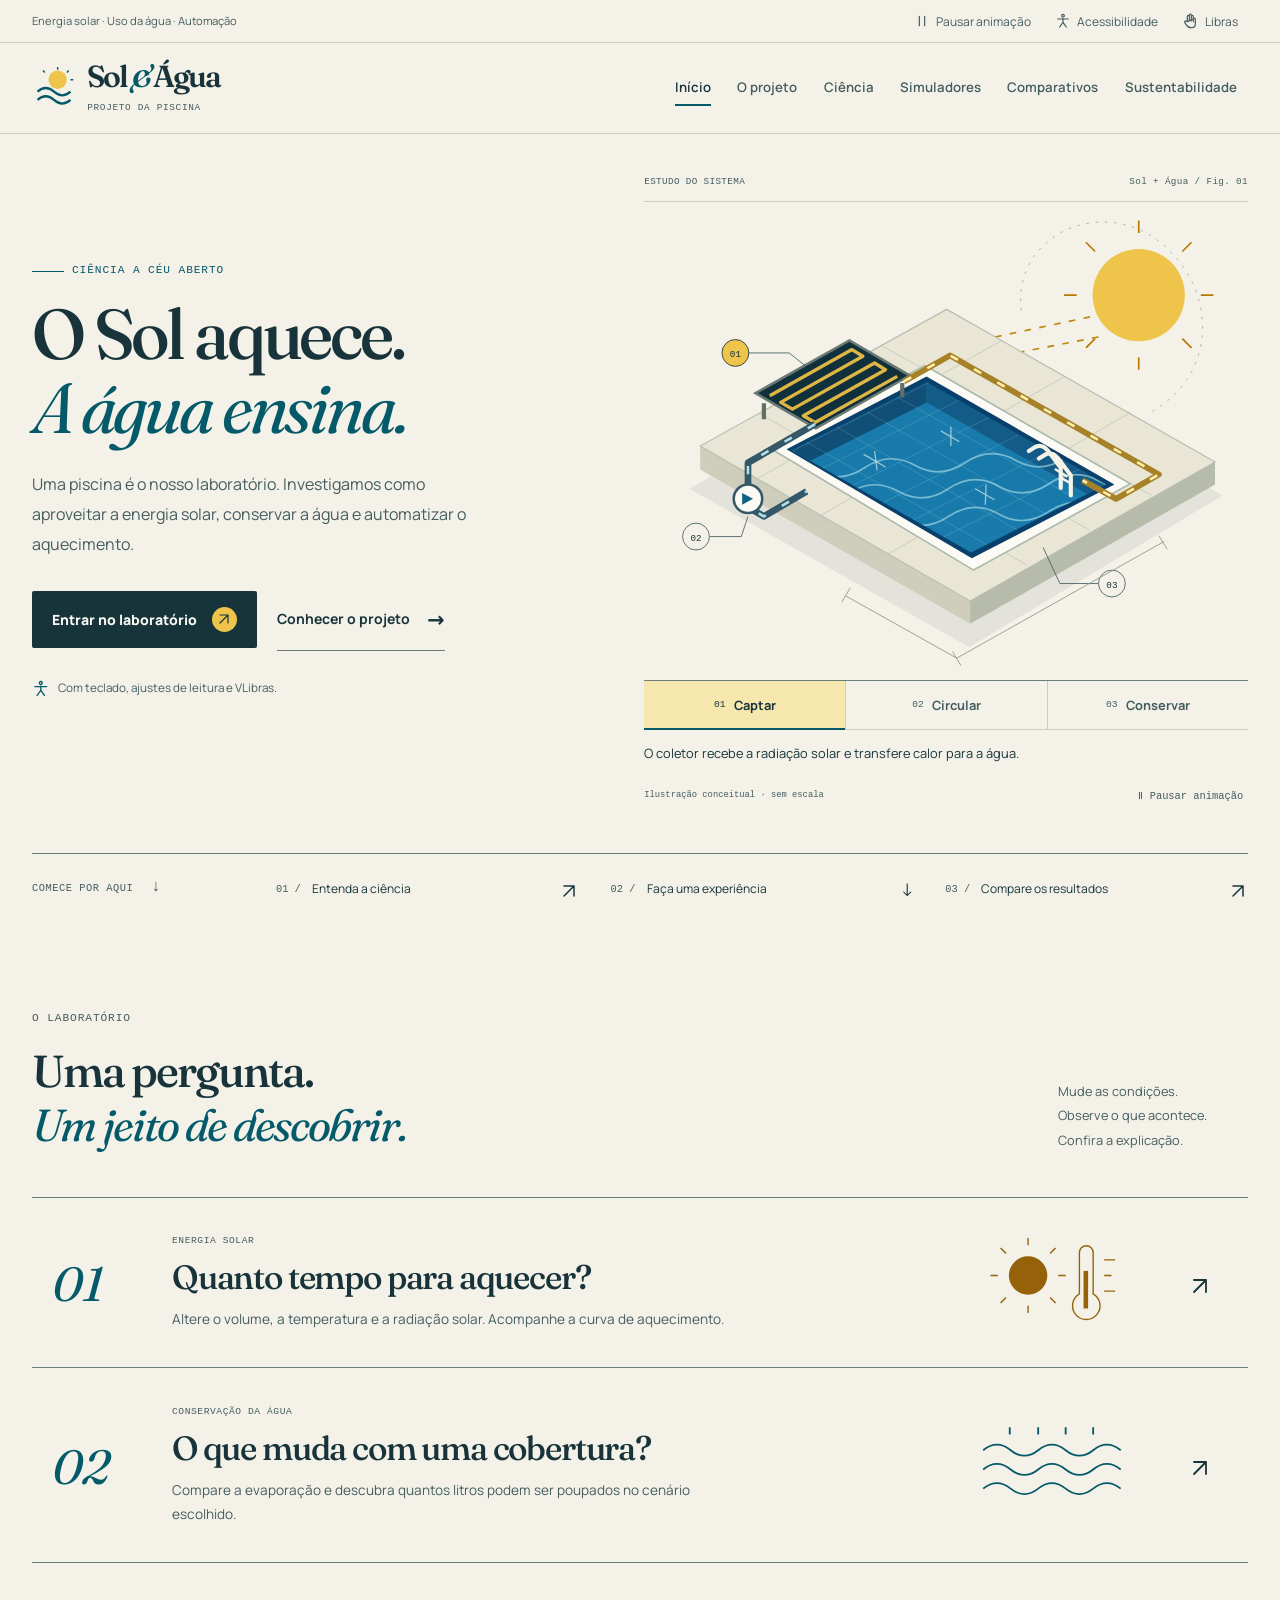
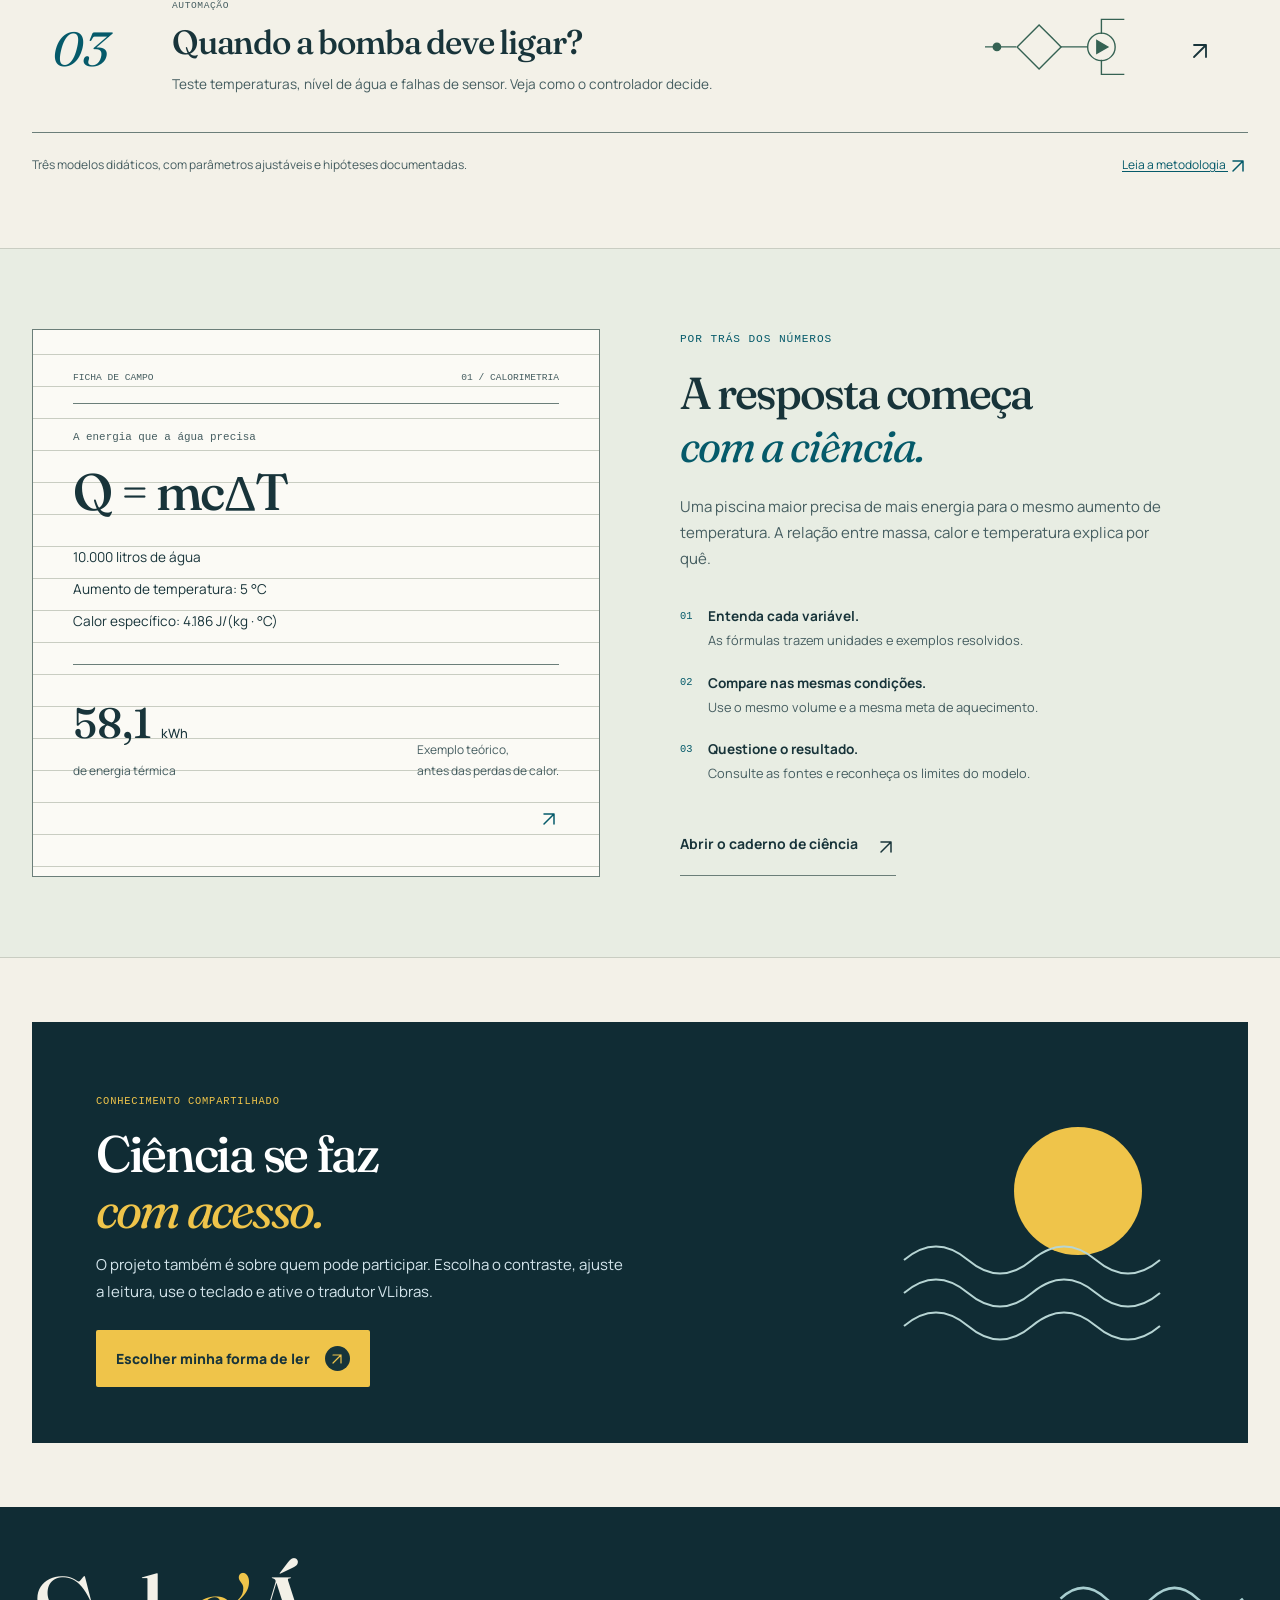
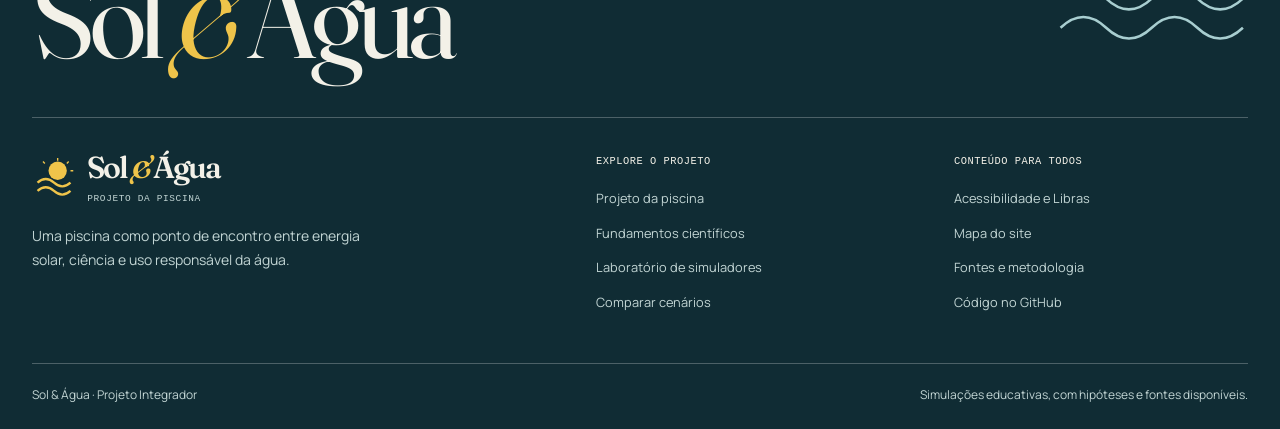
<file: index.html>
<!DOCTYPE html>
<html lang="pt-BR" class="no-js"><head><meta charset="utf-8"><meta name="viewport" content="width=device-width, initial-scale=1"><meta name="description" content="Uma piscina como laboratório: explore o aquecimento solar, a conservação da água e a automação com ciência, simuladores e recursos de acessibilidade."><meta name="theme-color" content="#f3f1e8"><title>O Sol aquece. A água ensina. | Sol &amp; Água</title><link rel="icon" href="assets/imagens/favicon.svg" type="image/svg+xml"><link rel="canonical" href="https://ryan20014737472.github.io/Projeto-integrador-1.2/index.html"><link rel="preload" href="assets/fontes/Fraunces.woff2" as="font" type="font/woff2" crossorigin><script src="assets/js/preferencias.js"></script><link rel="stylesheet" href="assets/css/estilos.css"><script src="assets/js/principal.js" defer></script><script src="assets/js/visual.js" defer></script></head>
<body><a href="#conteudo" class="skip-link">Pular para o conteúdo</a>
  <div class="utility-bar" role="region" aria-label="Recursos de acesso"><div class="container utility-inner"><p>Energia solar · Uso da água · Automação</p><div class="utility-actions js-only"><button type="button" class="utility-button motion-utility" data-toggle-motion aria-pressed="false"><svg class="icon " viewBox="0 0 24 24" fill="none" stroke="currentColor" stroke-width="1.8" stroke-linecap="round" stroke-linejoin="round" aria-hidden="true" focusable="false"><path d="M8 5v14M16 5v14"/></svg><span data-motion-label>Pausar animação</span></button><button type="button" class="utility-button" data-open-accessibility aria-haspopup="dialog"><svg class="icon " viewBox="0 0 24 24" fill="none" stroke="currentColor" stroke-width="1.8" stroke-linecap="round" stroke-linejoin="round" aria-hidden="true" focusable="false"><circle cx="12" cy="4" r="2"/><path d="M4 9h16m-8-1v7m0-1-5 7m5-7 5 7"/></svg><span>Acessibilidade</span></button><button type="button" class="utility-button" data-libras><svg class="icon " viewBox="0 0 24 24" fill="none" stroke="currentColor" stroke-width="1.8" stroke-linecap="round" stroke-linejoin="round" aria-hidden="true" focusable="false"><path d="M8 13V5a1.5 1.5 0 0 1 3 0v7M11 5V3a1.5 1.5 0 0 1 3 0v9m0-7a1.5 1.5 0 0 1 3 0v8m0-4a1.5 1.5 0 0 1 3 0v7c0 4-3 6-6 6h-1c-3 0-5-2-7-5l-2-3a1.5 1.5 0 0 1 2-2l2 1Z"/></svg><span class="libras-label" data-libras-label>Libras</span></button></div></div></div>
  <header class="site-header"><div class="container header-inner"><a class="brand" href="index.html" aria-label="Sol e Água — início"><svg class="brand-mark" viewBox="0 0 48 48" aria-hidden="true" focusable="false"><circle cx="28" cy="15" r="10" fill="var(--sun)"/><path d="M6 28q9-8 18 0t18 0M6 37q9-8 18 0t18 0" fill="none" stroke="currentColor" stroke-width="2.5"/><path d="M28 1v3m14 11h3M14 7l-2-2m28 0-2 2" fill="none" stroke="currentColor" stroke-width="1.5"/></svg><div><div class="brand-name">Sol <span>&amp;</span> Água</div><span class="brand-caption">PROJETO DA PISCINA</span></div></a><button type="button" class="menu-toggle js-only" aria-label="Abrir menu de navegação" aria-expanded="false" aria-controls="menu-principal"><svg class="icon " viewBox="0 0 24 24" fill="none" stroke="currentColor" stroke-width="1.8" stroke-linecap="round" stroke-linejoin="round" aria-hidden="true" focusable="false"><path d="M4 6h16M4 12h16M4 18h16"/></svg></button><nav class="site-nav" id="menu-principal" aria-label="Navegação principal"><a href="index.html" aria-current="page">Início</a><a href="projeto-piscina.html">O projeto</a><a href="ciencia.html">Ciência</a><a href="simuladores.html">Simuladores</a><a href="comparativos.html">Comparativos</a><a href="sustentabilidade.html">Sustentabilidade</a></nav></div><div class="reading-progress" aria-hidden="true"><span data-reading-progress></span></div></header><main id="conteudo" tabindex="-1">
  <section class="hero" aria-labelledby="titulo-inicio">
    <div class="container">
      <div class="hero-grid">
        <div class="hero-copy">
          <p class="eyebrow"><span class="eyebrow-rule" aria-hidden="true"></span>CIÊNCIA A CÉU ABERTO</p>
          <h1 id="titulo-inicio"><span>O Sol aquece.</span><em>A água ensina.</em></h1>
          <p class="hero-description">Uma piscina é o nosso laboratório. Investigamos como aproveitar a energia solar, conservar a água e automatizar o aquecimento.</p>
          <div class="button-row">
            <a href="simuladores.html" class="button button-primary">Entrar no laboratório <span class="button-arrow" aria-hidden="true"><svg class="icon " viewBox="0 0 24 24" fill="none" stroke="currentColor" stroke-width="1.8" stroke-linecap="round" stroke-linejoin="round" aria-hidden="true" focusable="false"><path d="M6 18 18 6M6 6h12v12"/></svg></span></a>
            <a href="projeto-piscina.html" class="hero-text-link">Conhecer o projeto <span aria-hidden="true">→</span></a>
          </div>
          <p class="hero-note"><svg class="icon " viewBox="0 0 24 24" fill="none" stroke="currentColor" stroke-width="1.8" stroke-linecap="round" stroke-linejoin="round" aria-hidden="true" focusable="false"><circle cx="12" cy="4" r="2"/><path d="M4 9h16m-8-1v7m0-1-5 7m5-7 5 7"/></svg>Com teclado, ajustes de leitura e VLibras.</p>
        </div>
        <figure class="pool-scene" data-pool-scene data-stage="captar">
    <div class="scene-heading"><span>ESTUDO DO SISTEMA</span><span>Sol + Água / Fig. 01</span></div>
    <svg class="pool-landscape" viewBox="0 0 720 570" role="img" aria-labelledby="paisagem-titulo paisagem-descricao">
      <title id="paisagem-titulo">Piscina com coletor solar, circulação de água e cobertura</title>
      <desc id="paisagem-descricao">Desenho em perspectiva de uma piscina azul. Um coletor solar recebe radiação do Sol e transfere calor para a água. Tubos conectam o coletor à piscina por uma bomba. A etapa de conservação mostra uma cobertura sobre a superfície. A geometria é ilustrativa, sem escala.</desc>
      <defs>
        <clipPath id="paisagem-agua"><path d="M176 296 337 215 551 337 390 418Z"/></clipPath>
        <pattern id="paisagem-azulejos" width="36" height="36" patternUnits="userSpaceOnUse" patternTransform="matrix(1 .57 -1 .5 340 215)"><path d="M36 0H0V36" fill="none" stroke="#a6daed" stroke-width="1" opacity=".42"/></pattern>
        <pattern id="paisagem-cobertura" width="18" height="18" patternUnits="userSpaceOnUse" patternTransform="rotate(30)"><path d="M0 0V18" stroke="#0e4a69" stroke-width="2" opacity=".35"/></pattern>
        <clipPath id="paisagem-cobertura-revela"><rect class="scene-cover-window" x="175" y="210" width="380" height="215"/></clipPath>
      </defs>
      <path class="scene-orbit" d="M450 129c-11-88 93-137 164-82s72 160-12 205" fill="none" stroke="#a2aaa0" stroke-width="1" stroke-dasharray="3 8"/>
      <g class="scene-sun">
        <circle cx="590" cy="111" r="55" fill="#efc44a"/>
        <g class="scene-sun-rays" fill="none" stroke="#b77900" stroke-width="2">
          <path d="M590 37v-15m0 178v-15M516 111h-15m178 0h-15M538 59l-11-11m126 126-11-11M538 163l-11 11M653 48l-11 11"/>
        </g>
      </g>
      <g class="scene-rays" stroke="#bb870e" stroke-width="2" fill="none" stroke-dasharray="8 10">
        <path d="M532 137 300 186M542 161 300 208" class="thermal-pulse"/>
      </g>
      <path d="M54 342 366 167 690 350 388 531Z" fill="#16343a" opacity=".07"/>
      <path d="M67 291 361 128 681 310 389 476v27L67 319Z" fill="#cfcebd"/>
      <path d="M67 291 361 128 681 310 389 476Z" fill="#e9e6d6" stroke="#bbc0b2" stroke-width="1.5"/>
      <path d="M389 476v27l292-166v-27" fill="#b7bbaa"/>
      <g stroke="#b8bdaf" stroke-width="1" opacity=".7"><path d="M137 252 457 433M209 212 531 391M283 171 605 350M135 330 427 165M212 373 502 208M291 420 580 251"/></g>
      <path d="M151 294 335 195 580 336 393 439Z" fill="#fbfaf5" stroke="#adbaad" stroke-width="2"/>
      <path d="M170 295 337 208 561 337 391 425Z" fill="#083f6b"/>
      <path d="M176 296 337 215 551 337 390 418Z" fill="#197bab"/>
      <g clip-path="url(#paisagem-agua)">
        <path d="M337 215v24L198 309l-22-13Z" fill="#124f76"/>
        <path d="M337 215 551 337l-21 12-193-110Z" fill="#135c88"/>
        <rect x="155" y="200" width="425" height="235" fill="url(#paisagem-azulejos)"/>
        <g class="scene-water-lines" fill="none" stroke="#bbe8ec" stroke-width="2" opacity=".58">
          <path d="M143 323q30-20 60-3t60-3 60-3 60-3 60-3 60-3 60-3 60-3"/>
          <path d="M123 354q30-20 60-3t60-3 60-3 60-3 60-3 60-3 60-3 60-3"/>
          <path d="M123 387q30-20 60-3t60-3 60-3 60-3 60-3 60-3 60-3 60-3"/>
        </g>
        <g class="scene-water-glints" fill="none" stroke="#e3f4f1" stroke-width="1.5" opacity=".65"><path d="m262 301 26 15m-13-19 3 23M395 342l23 13m-10-18-1 24M354 273l22 13m-10-18v23"/></g>
      </g>
      <g class="scene-cover" clip-path="url(#paisagem-cobertura-revela)"><path d="M176 296 337 215 551 337 390 418Z" fill="#90b6b6"/><path d="M176 296 337 215 551 337 390 418Z" fill="url(#paisagem-cobertura)"/><path d="M176 296 337 215 551 337 390 418Z" fill="none" stroke="#366871" stroke-width="2"/></g>
      <g class="scene-collector">
        <path d="M143 240v19m165-43v17" stroke="#616e66" stroke-width="5"/>
        <path d="M133 228 245 165 317 207 205 270Z" fill="#10303c" stroke="#6a7973" stroke-width="3"/>
        <path d="m150 231 98-55 13 8-98 55 14 8 98-55 13 8-98 55 14 8 98-55" fill="none" stroke="#dfb544" stroke-width="4" stroke-linejoin="round"/>
      </g>
      <path d="M204 265 124 311 124 364 143 375 194 345" fill="none" stroke="#345867" stroke-width="8" stroke-linejoin="round"/>
      <path d="M204 265 124 311 124 364 143 375 194 345" fill="none" stroke="#b5e1e5" stroke-width="3" class="flow-line scene-flow-cold"/>
      <path d="M310 214 365 183 614 325 563 354 523 332" fill="none" stroke="#a78127" stroke-width="7" stroke-linejoin="round"/>
      <path d="M310 214 365 183 614 325 563 354 523 332" fill="none" stroke="#fff0ad" stroke-width="3" class="flow-line scene-flow-warm"/>
      <g class="scene-pump"><circle cx="124" cy="354" r="17" fill="#fbfaf5" stroke="#345867" stroke-width="3"/><path d="m117 347 13 7-13 7Z" fill="#116386"/></g>
      <g fill="none" stroke="#f5f2e8" stroke-width="5" stroke-linecap="round"><path d="m459 297 8-5q8-4 15 5l15 20v24m-26-35 8-5q8-4 15 5l15 20v24"/><path d="m491 319 13 8m-5 3 9 5" stroke-width="3"/></g>
      <g class="scene-marker" data-scene-marker="captar"><path d="M125 180h48l19 15"/><circle cx="109" cy="180" r="16"/><text x="109" y="185">01</text></g>
      <g class="scene-marker" data-scene-marker="circular"><path d="M78 399h38l8-24"/><circle cx="62" cy="399" r="16"/><text x="62" y="404">02</text></g>
      <g class="scene-marker" data-scene-marker="conservar"><path d="M542 455h-46l-20-43"/><circle cx="558" cy="455" r="16"/><text x="558" y="460">03</text></g>
      <path d="M241 470 373 544l247-139" fill="none" stroke="#87968b" stroke-width="1"/>
      <path d="m236 477 10-17m122 76 10 17m236-155 10 16" stroke="#87968b" stroke-width="1"/>
    </svg>
    <div class="scene-controls js-only" role="group" aria-label="Etapas ilustradas do projeto"><button type="button" data-scene-stage="captar" aria-pressed="true" aria-controls="paisagem-legenda"><span>01</span> Captar</button><button type="button" data-scene-stage="circular" aria-pressed="false" aria-controls="paisagem-legenda"><span>02</span> Circular</button><button type="button" data-scene-stage="conservar" aria-pressed="false" aria-controls="paisagem-legenda"><span>03</span> Conservar</button></div>
    <figcaption id="paisagem-legenda" class="scene-caption" aria-live="polite" aria-atomic="true">O coletor recebe a radiação solar e transfere calor para a água.</figcaption>
    <div class="scene-footnote"><span>Ilustração conceitual · sem escala</span><button type="button" class="scene-motion js-only" data-toggle-motion aria-pressed="false"><span aria-hidden="true">Ⅱ</span><span data-motion-label>Pausar animação</span></button></div>
  </figure>
      </div>
      <nav class="hero-index" aria-label="Caminhos para explorar o projeto">
        <span class="index-caption">COMECE POR AQUI <span aria-hidden="true">↓</span></span>
        <a href="ciencia.html"><span aria-hidden="true">01 /</span> Entenda a ciência <span aria-hidden="true"><svg class="icon " viewBox="0 0 24 24" fill="none" stroke="currentColor" stroke-width="1.8" stroke-linecap="round" stroke-linejoin="round" aria-hidden="true" focusable="false"><path d="M6 18 18 6M6 6h12v12"/></svg></span></a>
        <a href="#experiencias"><span aria-hidden="true">02 /</span> Faça uma experiência <span aria-hidden="true">↓</span></a>
        <a href="comparativos.html"><span aria-hidden="true">03 /</span> Compare os resultados <span aria-hidden="true"><svg class="icon " viewBox="0 0 24 24" fill="none" stroke="currentColor" stroke-width="1.8" stroke-linecap="round" stroke-linejoin="round" aria-hidden="true" focusable="false"><path d="M6 18 18 6M6 6h12v12"/></svg></span></a>
      </nav>
    </div>
  </section>

  <section class="section experiments-section" id="experiencias" aria-labelledby="titulo-experiencias">
    <div class="container">
      <div class="section-heading" data-reveal>
        <div><p class="eyebrow">O LABORATÓRIO</p><h2 id="titulo-experiencias">Uma pergunta.<br><em>Um jeito de descobrir.</em></h2></div>
        <p class="section-side-note">Mude as condições.<br>Observe o que acontece.<br>Confira a explicação.</p>
      </div>
      <ol class="experiment-list">
        <li data-reveal><a class="experiment-link experiment-heat" href="simuladores.html#aquecimento">
          <span class="experiment-number" aria-hidden="true">01</span>
          <div class="experiment-copy"><span class="experiment-label">ENERGIA SOLAR</span><h3>Quanto tempo para aquecer?</h3><p>Altere o volume, a temperatura e a radiação solar. Acompanhe a curva de aquecimento.</p></div>
          <svg class="experiment-sketch" viewBox="0 0 180 100" aria-hidden="true" focusable="false"><circle cx="59" cy="42" r="21" fill="currentColor"/><g fill="none" stroke="currentColor" stroke-width="1.5"><path d="M59 9V1m0 82v-8M26 42h-8m82 0h-8M35 18l-6-6m60 60-6-6M35 66l-6 6m60-60-6 6"/><path d="M130 17v45a15 15 0 1 1-15 0V17a7.5 7.5 0 0 1 15 0Z"/><path d="M122 37v41" stroke-width="5"/><path d="M142 25h12m-12 17h8m-8 17h12"/></g></svg><span class="experiment-arrow" aria-hidden="true"><svg class="icon " viewBox="0 0 24 24" fill="none" stroke="currentColor" stroke-width="1.8" stroke-linecap="round" stroke-linejoin="round" aria-hidden="true" focusable="false"><path d="M6 18 18 6M6 6h12v12"/></svg></span>
        </a></li>
        <li data-reveal><a class="experiment-link experiment-water" href="simuladores.html#agua">
          <span class="experiment-number" aria-hidden="true">02</span>
          <div class="experiment-copy"><span class="experiment-label">CONSERVAÇÃO DA ÁGUA</span><h3>O que muda com uma cobertura?</h3><p>Compare a evaporação e descubra quantos litros podem ser poupados no cenário escolhido.</p></div>
          <svg class="experiment-sketch" viewBox="0 0 180 100" aria-hidden="true" focusable="false"><g fill="none" stroke="currentColor" stroke-width="2"><path d="M10 34q15-12 30 0t30 0 30 0 30 0 30 0M10 55q15-12 30 0t30 0 30 0 30 0 30 0M10 76q15-12 30 0t30 0 30 0 30 0 30 0" class="mini-waves"/><path d="M39 9v8m31-8v8m30-8v8m30-8v8"/></g></svg><span class="experiment-arrow" aria-hidden="true"><svg class="icon " viewBox="0 0 24 24" fill="none" stroke="currentColor" stroke-width="1.8" stroke-linecap="round" stroke-linejoin="round" aria-hidden="true" focusable="false"><path d="M6 18 18 6M6 6h12v12"/></svg></span>
        </a></li>
        <li data-reveal><a class="experiment-link experiment-control" href="simuladores.html#automacao">
          <span class="experiment-number" aria-hidden="true">03</span>
          <div class="experiment-copy"><span class="experiment-label">AUTOMAÇÃO</span><h3>Quando a bomba deve ligar?</h3><p>Teste temperaturas, nível de água e falhas de sensor. Veja como o controlador decide.</p></div>
          <svg class="experiment-sketch" viewBox="0 0 180 100" aria-hidden="true" focusable="false"><g fill="none" stroke="currentColor" stroke-width="1.5"><path d="M12 49h34m48 0h30m15-14V19h25m-25 44v16h25"/><circle cx="25" cy="49" r="4" fill="currentColor" class="mini-signal"/><path d="m47 49 24-24 24 24-24 24Z"/><circle cx="139" cy="49" r="15"/><path d="m134 42 12 7-12 7Z" fill="currentColor"/></g></svg><span class="experiment-arrow" aria-hidden="true"><svg class="icon " viewBox="0 0 24 24" fill="none" stroke="currentColor" stroke-width="1.8" stroke-linecap="round" stroke-linejoin="round" aria-hidden="true" focusable="false"><path d="M6 18 18 6M6 6h12v12"/></svg></span>
        </a></li>
      </ol>
      <p class="experiment-footnote">Três modelos didáticos, com parâmetros ajustáveis e hipóteses documentadas. <a href="ciencia.html#metodologia">Leia a metodologia <span aria-hidden="true"><svg class="icon " viewBox="0 0 24 24" fill="none" stroke="currentColor" stroke-width="1.8" stroke-linecap="round" stroke-linejoin="round" aria-hidden="true" focusable="false"><path d="M6 18 18 6M6 6h12v12"/></svg></span></a></p>
    </div>
  </section>

  <section class="section science-section" aria-labelledby="titulo-ciencia">
    <div class="container science-layout">
      <div class="formula-showcase" data-reveal>
        <div class="formula-sheet-heading"><span>FICHA DE CAMPO</span><span>01 / CALORIMETRIA</span></div>
        <span class="formula-sheet-label">A energia que a água precisa</span>
        <div class="formula-large" role="math" aria-label="Q igual a m vezes c vezes delta T">Q = mcΔT</div>
        <p>10.000 litros de água<br>Aumento de temperatura: 5 °C<br>Calor específico: 4.186 J/(kg · °C)</p>
        <div class="formula-result"><div><strong>58,1 <small>kWh</small></strong><p>de energia térmica</p></div><span>Exemplo teórico,<br>antes das perdas de calor.</span></div>
        <span class="sheet-corner" aria-hidden="true"><svg class="icon " viewBox="0 0 24 24" fill="none" stroke="currentColor" stroke-width="1.8" stroke-linecap="round" stroke-linejoin="round" aria-hidden="true" focusable="false"><path d="M6 18 18 6M6 6h12v12"/></svg></span>
      </div>
      <div class="science-copy" data-reveal>
        <p class="eyebrow">POR TRÁS DOS NÚMEROS</p>
        <h2 id="titulo-ciencia">A resposta começa<br><em>com a ciência.</em></h2>
        <p>Uma piscina maior precisa de mais energia para o mesmo aumento de temperatura. A relação entre massa, calor e temperatura explica por quê.</p>
        <ul class="science-checklist"><li><span aria-hidden="true">01</span><div><strong>Entenda cada variável.</strong><p>As fórmulas trazem unidades e exemplos resolvidos.</p></div></li><li><span aria-hidden="true">02</span><div><strong>Compare nas mesmas condições.</strong><p>Use o mesmo volume e a mesma meta de aquecimento.</p></div></li><li><span aria-hidden="true">03</span><div><strong>Questione o resultado.</strong><p>Consulte as fontes e reconheça os limites do modelo.</p></div></li></ul>
        <a href="ciencia.html" class="text-arrow-link">Abrir o caderno de ciência <span aria-hidden="true"><svg class="icon " viewBox="0 0 24 24" fill="none" stroke="currentColor" stroke-width="1.8" stroke-linecap="round" stroke-linejoin="round" aria-hidden="true" focusable="false"><path d="M6 18 18 6M6 6h12v12"/></svg></span></a>
      </div>
    </div>
  </section>

  <section class="section inclusion-section" aria-labelledby="titulo-inclusao">
    <div class="container">
      <div class="inclusion-banner dark" data-reveal>
        <div><p class="eyebrow">CONHECIMENTO COMPARTILHADO</p><h2 id="titulo-inclusao">Ciência se faz<br><em>com acesso.</em></h2><p>O projeto também é sobre quem pode participar. Escolha o contraste, ajuste a leitura, use o teclado e ative o tradutor VLibras.</p><a class="button button-primary" href="acessibilidade.html">Escolher minha forma de ler <span class="button-arrow" aria-hidden="true"><svg class="icon " viewBox="0 0 24 24" fill="none" stroke="currentColor" stroke-width="1.8" stroke-linecap="round" stroke-linejoin="round" aria-hidden="true" focusable="false"><path d="M6 18 18 6M6 6h12v12"/></svg></span></a></div>
        <svg class="inclusion-art" viewBox="0 0 290 260" aria-hidden="true" focusable="false"><circle cx="184" cy="88" r="64" fill="var(--sun)"/><g fill="none" stroke="currentColor" stroke-width="2"><path d="M10 157q32-27 64 0t64 0 64 0 64 0M10 190q32-27 64 0t64 0 64 0 64 0M10 223q32-27 64 0t64 0 64 0 64 0" class="inclusion-waves"/></g></svg>
      </div>
    </div>
  </section></main><footer class="site-footer"><div class="container"><div class="footer-signature" aria-hidden="true"><span>Sol <em>&amp;</em> Água</span><svg viewBox="0 0 150 70" focusable="false"><path d="M2 21q18-17 36 0t36 0 36 0 36 0M2 44q18-17 36 0t36 0 36 0 36 0" fill="none" stroke="currentColor" stroke-width="2"/></svg></div><div class="footer-grid"><div class="footer-about"><a class="brand" href="index.html" aria-label="Sol e Água — início"><svg class="brand-mark" viewBox="0 0 48 48" aria-hidden="true" focusable="false"><circle cx="28" cy="15" r="10" fill="var(--sun)"/><path d="M6 28q9-8 18 0t18 0M6 37q9-8 18 0t18 0" fill="none" stroke="currentColor" stroke-width="2.5"/><path d="M28 1v3m14 11h3M14 7l-2-2m28 0-2 2" fill="none" stroke="currentColor" stroke-width="1.5"/></svg><div><div class="brand-name">Sol <span>&amp;</span> Água</div><span class="brand-caption">PROJETO DA PISCINA</span></div></a><p>Uma piscina como ponto de encontro entre energia solar, ciência e uso responsável da água.</p></div><div><h2>Explore o projeto</h2><ul class="footer-links"><li><a href="projeto-piscina.html">Projeto da piscina</a></li><li><a href="ciencia.html">Fundamentos científicos</a></li><li><a href="simuladores.html">Laboratório de simuladores</a></li><li><a href="comparativos.html">Comparar cenários</a></li></ul></div><div><h2>Conteúdo para todos</h2><ul class="footer-links"><li><a href="acessibilidade.html">Acessibilidade e Libras</a></li><li><a href="mapa-do-site.html">Mapa do site</a></li><li><a href="ciencia.html#referencias">Fontes e metodologia</a></li><li><a href="https://github.com/Ryan20014737472/Projeto-integrador-1.2">Código no GitHub</a></li></ul></div></div><div class="footer-bottom"><span>Sol &amp; Água · Projeto Integrador</span><span>Simulações educativas, com hipóteses e fontes disponíveis.</span></div></div></footer>
  <dialog class="reading-dialog" id="ajustes-leitura" aria-labelledby="titulo-leitura" aria-describedby="descricao-leitura"><div class="dialog-heading"><h2 id="titulo-leitura">Sua forma de ler</h2><form method="dialog"><button class="close-button" aria-label="Fechar ajustes de leitura"><svg class="icon " viewBox="0 0 24 24" fill="none" stroke="currentColor" stroke-width="1.8" stroke-linecap="round" stroke-linejoin="round" aria-hidden="true" focusable="false"><path d="m6 6 12 12M6 18 18 6"/></svg></button></form></div><p class="reading-description" id="descricao-leitura">Ajuste a leitura ao seu conforto. Suas preferências ficam salvas neste navegador.</p><div class="size-row"><strong>Tamanho do texto</strong><div class="size-actions"><button type="button" class="size-button" data-size="-1" aria-label="Diminuir tamanho do texto">A−</button><span class="size-label" data-size-label>100%</span><button type="button" class="size-button" data-size="1" aria-label="Aumentar tamanho do texto">A+</button></div></div>
  <label class="switch-row"><span><strong>Alto contraste</strong><small>Fundo preto, texto branco e destaques amarelos.</small></span><input type="checkbox" data-setting="contraste"></label>
  <label class="switch-row"><span><strong>Fonte OpenDyslexic</strong><small>Uma opção de fonte para sua preferência de leitura.</small></span><input type="checkbox" data-setting="dislexia"></label>
  <label class="switch-row"><span><strong>Espaçamento ampliado</strong><small>Mais espaço entre letras, palavras e linhas.</small></span><input type="checkbox" data-setting="espaco"></label>
  <label class="switch-row"><span><strong>Reduzir movimentos</strong><small>Desativa animações e transições.</small></span><input type="checkbox" data-setting="movimento"></label>
  <div class="button-row"><button type="button" class="button button-secondary button-small" data-reset-reading><svg class="icon " viewBox="0 0 24 24" fill="none" stroke="currentColor" stroke-width="1.8" stroke-linecap="round" stroke-linejoin="round" aria-hidden="true" focusable="false"><path d="M3 10a9 9 0 1 1 1 8M3 3v7h7"/></svg>Restaurar ajustes</button></div><hr><button type="button" class="button button-teal button-small" data-libras><svg class="icon " viewBox="0 0 24 24" fill="none" stroke="currentColor" stroke-width="1.8" stroke-linecap="round" stroke-linejoin="round" aria-hidden="true" focusable="false"><path d="M8 13V5a1.5 1.5 0 0 1 3 0v7M11 5V3a1.5 1.5 0 0 1 3 0v9m0-7a1.5 1.5 0 0 1 3 0v8m0-4a1.5 1.5 0 0 1 3 0v7c0 4-3 6-6 6h-1c-3 0-5-2-7-5l-2-3a1.5 1.5 0 0 1 2-2l2 1Z"/></svg><span data-libras-label>Ativar VLibras</span></button><p class="small" data-libras-status role="status"></p><p class="reading-description"><a href="acessibilidade.html">Conheça todos os recursos de acesso</a></p></dialog>
  <div id="anuncio-global" class="sr-only" role="status" aria-live="polite" aria-atomic="true"></div></body></html>
</file>
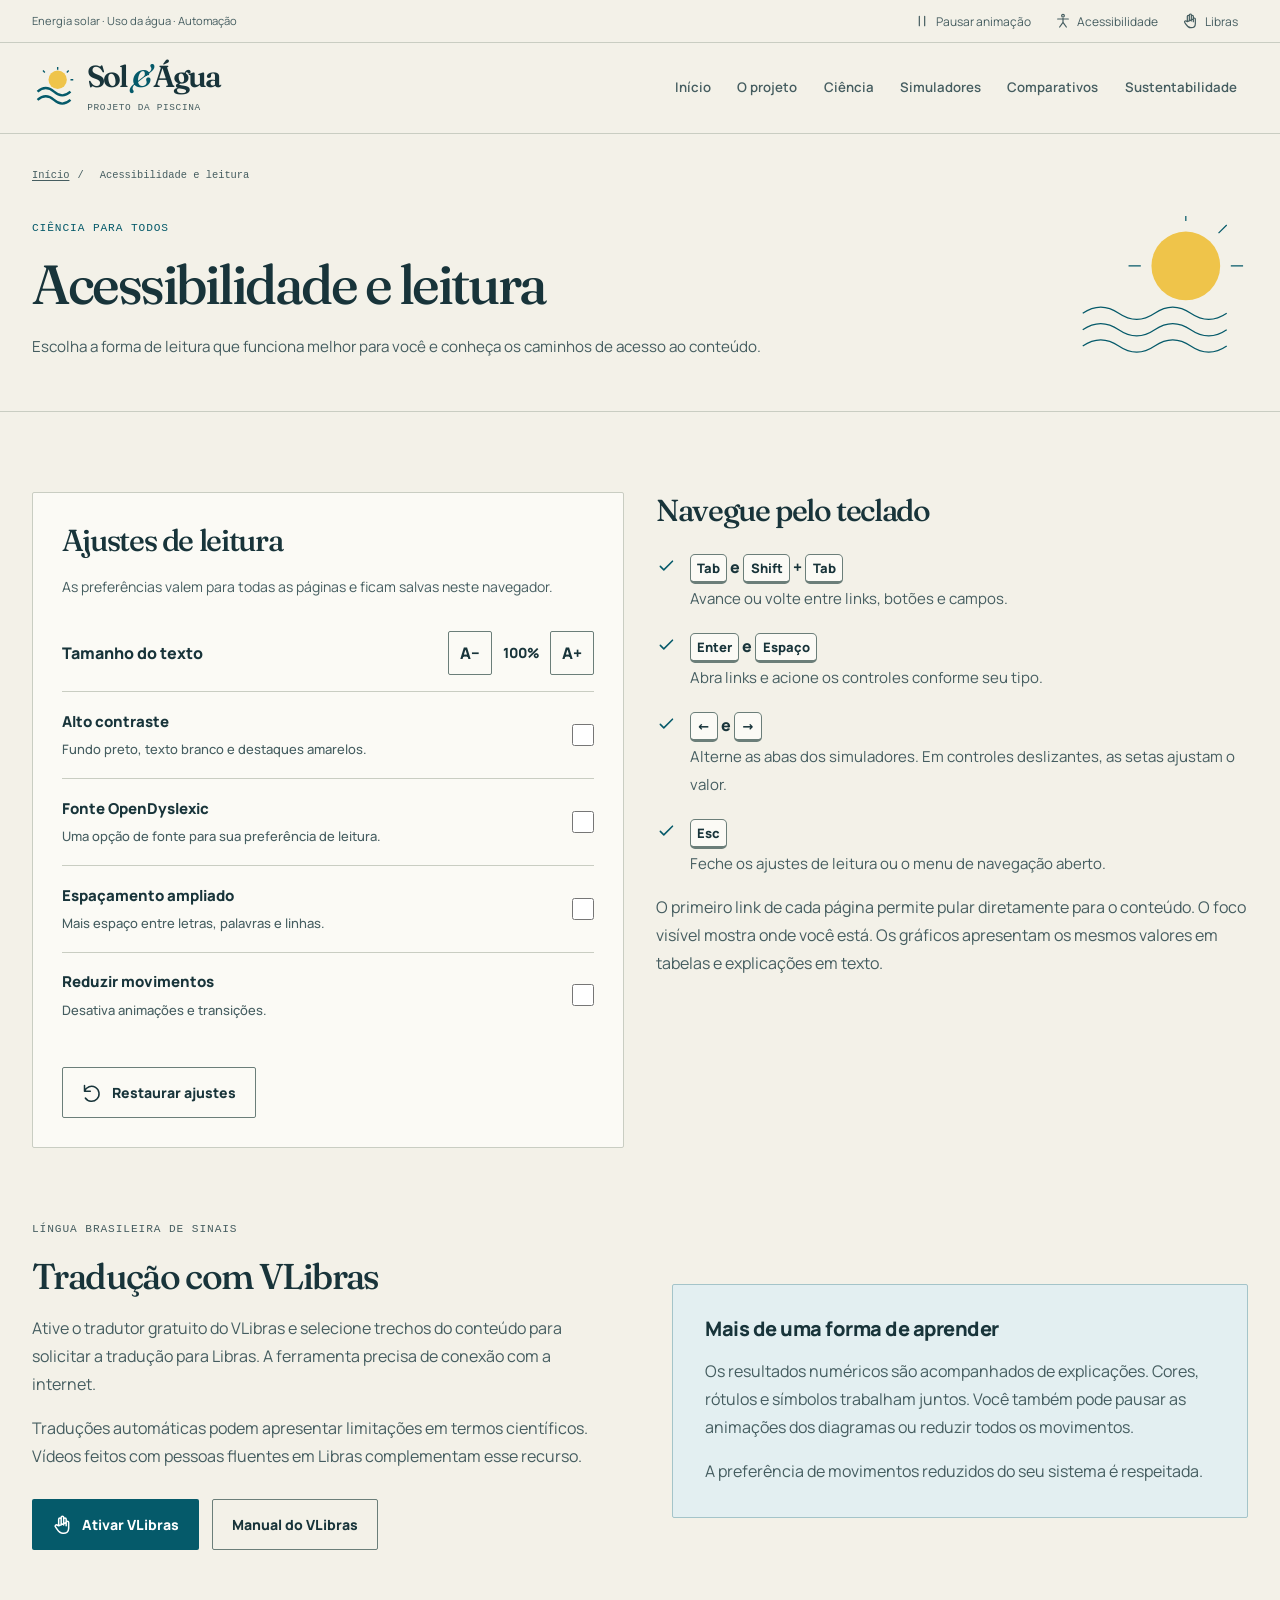
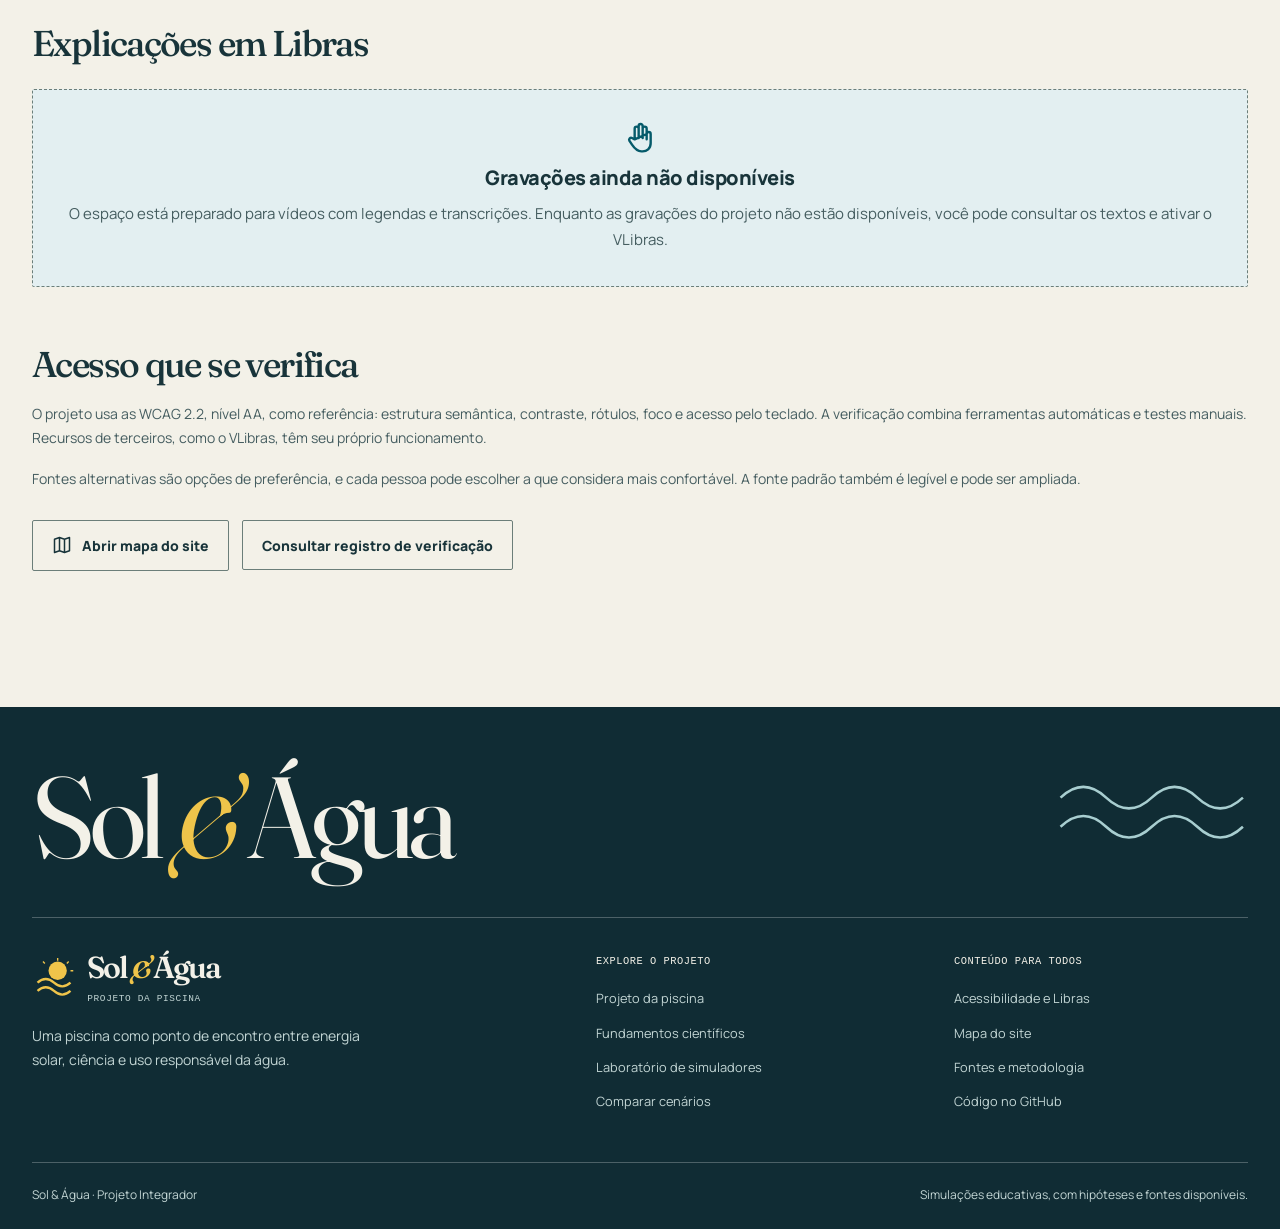
<file: acessibilidade.html>
<!DOCTYPE html>
<html lang="pt-BR" class="no-js"><head><meta charset="utf-8"><meta name="viewport" content="width=device-width, initial-scale=1"><meta name="description" content="Ajuste contraste, tamanho, fonte e espaçamento. Conheça a navegação pelo teclado, o VLibras e a estrutura para vídeos em Libras com legendas e transcrições."><meta name="theme-color" content="#f3f1e8"><title>Acessibilidade e leitura | Sol &amp; Água</title><link rel="icon" href="assets/imagens/favicon.svg" type="image/svg+xml"><link rel="canonical" href="https://ryan20014737472.github.io/Projeto-integrador-1.2/acessibilidade.html"><link rel="preload" href="assets/fontes/Fraunces.woff2" as="font" type="font/woff2" crossorigin><script src="assets/js/preferencias.js"></script><link rel="stylesheet" href="assets/css/estilos.css"><script src="assets/js/principal.js" defer></script><script src="assets/js/visual.js" defer></script></head>
<body><a href="#conteudo" class="skip-link">Pular para o conteúdo</a>
  <div class="utility-bar" role="region" aria-label="Recursos de acesso"><div class="container utility-inner"><p>Energia solar · Uso da água · Automação</p><div class="utility-actions js-only"><button type="button" class="utility-button motion-utility" data-toggle-motion aria-pressed="false"><svg class="icon " viewBox="0 0 24 24" fill="none" stroke="currentColor" stroke-width="1.8" stroke-linecap="round" stroke-linejoin="round" aria-hidden="true" focusable="false"><path d="M8 5v14M16 5v14"/></svg><span data-motion-label>Pausar animação</span></button><button type="button" class="utility-button" data-open-accessibility aria-haspopup="dialog"><svg class="icon " viewBox="0 0 24 24" fill="none" stroke="currentColor" stroke-width="1.8" stroke-linecap="round" stroke-linejoin="round" aria-hidden="true" focusable="false"><circle cx="12" cy="4" r="2"/><path d="M4 9h16m-8-1v7m0-1-5 7m5-7 5 7"/></svg><span>Acessibilidade</span></button><button type="button" class="utility-button" data-libras><svg class="icon " viewBox="0 0 24 24" fill="none" stroke="currentColor" stroke-width="1.8" stroke-linecap="round" stroke-linejoin="round" aria-hidden="true" focusable="false"><path d="M8 13V5a1.5 1.5 0 0 1 3 0v7M11 5V3a1.5 1.5 0 0 1 3 0v9m0-7a1.5 1.5 0 0 1 3 0v8m0-4a1.5 1.5 0 0 1 3 0v7c0 4-3 6-6 6h-1c-3 0-5-2-7-5l-2-3a1.5 1.5 0 0 1 2-2l2 1Z"/></svg><span class="libras-label" data-libras-label>Libras</span></button></div></div></div>
  <header class="site-header"><div class="container header-inner"><a class="brand" href="index.html" aria-label="Sol e Água — início"><svg class="brand-mark" viewBox="0 0 48 48" aria-hidden="true" focusable="false"><circle cx="28" cy="15" r="10" fill="var(--sun)"/><path d="M6 28q9-8 18 0t18 0M6 37q9-8 18 0t18 0" fill="none" stroke="currentColor" stroke-width="2.5"/><path d="M28 1v3m14 11h3M14 7l-2-2m28 0-2 2" fill="none" stroke="currentColor" stroke-width="1.5"/></svg><div><div class="brand-name">Sol <span>&amp;</span> Água</div><span class="brand-caption">PROJETO DA PISCINA</span></div></a><button type="button" class="menu-toggle js-only" aria-label="Abrir menu de navegação" aria-expanded="false" aria-controls="menu-principal"><svg class="icon " viewBox="0 0 24 24" fill="none" stroke="currentColor" stroke-width="1.8" stroke-linecap="round" stroke-linejoin="round" aria-hidden="true" focusable="false"><path d="M4 6h16M4 12h16M4 18h16"/></svg></button><nav class="site-nav" id="menu-principal" aria-label="Navegação principal"><a href="index.html">Início</a><a href="projeto-piscina.html">O projeto</a><a href="ciencia.html">Ciência</a><a href="simuladores.html">Simuladores</a><a href="comparativos.html">Comparativos</a><a href="sustentabilidade.html">Sustentabilidade</a></nav></div><div class="reading-progress" aria-hidden="true"><span data-reading-progress></span></div></header><main id="conteudo" tabindex="-1"><div class="page-heading"><div class="container"><nav class="breadcrumbs" aria-label="Caminho da página"><a href="index.html">Início</a><span aria-hidden="true">/</span><span aria-current="page">Acessibilidade e leitura</span></nav><div class="page-heading-grid"><div><p class="eyebrow">CIÊNCIA PARA TODOS</p><h1>Acessibilidade e leitura</h1><p class="lead">Escolha a forma de leitura que funciona melhor para você e conheça os caminhos de acesso ao conteúdo.</p></div><svg class="page-emblem" viewBox="0 0 220 180" aria-hidden="true" focusable="false"><circle cx="144" cy="61" r="42" fill="var(--sun)"/><g fill="none" stroke="currentColor" stroke-width="1.5"><path d="M18 119q22-15 44 0t44 0 44 0 44 0M18 139q22-15 44 0t44 0 44 0 44 0M18 159q22-15 44 0t44 0 44 0 44 0"/><path d="M89 61H74m70-55V0m55 61h15m-30-40 10-10"/></g></svg></div></div></div>
  <div class="section"><div class="container"><div class="accessibility-grid"><section class="settings-card js-only" aria-labelledby="ajustes-pagina"><h2 id="ajustes-pagina">Ajustes de leitura</h2><p class="reading-description">As preferências valem para todas as páginas e ficam salvas neste navegador.</p><div class="size-row"><strong>Tamanho do texto</strong><div class="size-actions"><button type="button" class="size-button" data-size="-1" aria-label="Diminuir tamanho do texto">A−</button><span class="size-label" data-size-label>100%</span><button type="button" class="size-button" data-size="1" aria-label="Aumentar tamanho do texto">A+</button></div></div>
  <label class="switch-row"><span><strong>Alto contraste</strong><small>Fundo preto, texto branco e destaques amarelos.</small></span><input type="checkbox" data-setting="contraste"></label>
  <label class="switch-row"><span><strong>Fonte OpenDyslexic</strong><small>Uma opção de fonte para sua preferência de leitura.</small></span><input type="checkbox" data-setting="dislexia"></label>
  <label class="switch-row"><span><strong>Espaçamento ampliado</strong><small>Mais espaço entre letras, palavras e linhas.</small></span><input type="checkbox" data-setting="espaco"></label>
  <label class="switch-row"><span><strong>Reduzir movimentos</strong><small>Desativa animações e transições.</small></span><input type="checkbox" data-setting="movimento"></label>
  <div class="button-row"><button type="button" class="button button-secondary button-small" data-reset-reading><svg class="icon " viewBox="0 0 24 24" fill="none" stroke="currentColor" stroke-width="1.8" stroke-linecap="round" stroke-linejoin="round" aria-hidden="true" focusable="false"><path d="M3 10a9 9 0 1 1 1 8M3 3v7h7"/></svg>Restaurar ajustes</button></div></section><section class="accessibility-description" aria-labelledby="teclado"><h2 id="teclado">Navegue pelo teclado</h2><ul class="feature-list"><li><svg class="icon " viewBox="0 0 24 24" fill="none" stroke="currentColor" stroke-width="1.8" stroke-linecap="round" stroke-linejoin="round" aria-hidden="true" focusable="false"><path d="m5 12 4 4L19 6"/></svg><div><strong><kbd class="keyboard-key">Tab</kbd> e <kbd class="keyboard-key">Shift</kbd> + <kbd class="keyboard-key">Tab</kbd></strong><span>Avance ou volte entre links, botões e campos.</span></div></li><li><svg class="icon " viewBox="0 0 24 24" fill="none" stroke="currentColor" stroke-width="1.8" stroke-linecap="round" stroke-linejoin="round" aria-hidden="true" focusable="false"><path d="m5 12 4 4L19 6"/></svg><div><strong><kbd class="keyboard-key">Enter</kbd> e <kbd class="keyboard-key">Espaço</kbd></strong><span>Abra links e acione os controles conforme seu tipo.</span></div></li><li><svg class="icon " viewBox="0 0 24 24" fill="none" stroke="currentColor" stroke-width="1.8" stroke-linecap="round" stroke-linejoin="round" aria-hidden="true" focusable="false"><path d="m5 12 4 4L19 6"/></svg><div><strong><kbd class="keyboard-key">←</kbd> e <kbd class="keyboard-key">→</kbd></strong><span>Alterne as abas dos simuladores. Em controles deslizantes, as setas ajustam o valor.</span></div></li><li><svg class="icon " viewBox="0 0 24 24" fill="none" stroke="currentColor" stroke-width="1.8" stroke-linecap="round" stroke-linejoin="round" aria-hidden="true" focusable="false"><path d="m5 12 4 4L19 6"/></svg><div><strong><kbd class="keyboard-key">Esc</kbd></strong><span>Feche os ajustes de leitura ou o menu de navegação aberto.</span></div></li></ul><p>O primeiro link de cada página permite pular diretamente para o conteúdo. O foco visível mostra onde você está. Os gráficos apresentam os mesmos valores em tabelas e explicações em texto.</p></section></div>
  <noscript><div class="note"><svg class="icon " viewBox="0 0 24 24" fill="none" stroke="currentColor" stroke-width="1.8" stroke-linecap="round" stroke-linejoin="round" aria-hidden="true" focusable="false"><circle cx="12" cy="12" r="9"/><path d="M12 11v6m0-10v.1"/></svg><p>O texto, os links e as tabelas continuam disponíveis. Os ajustes de leitura, os simuladores e o VLibras precisam de JavaScript habilitado no navegador.</p></div></noscript>
  <section class="section-compact" id="libras" aria-labelledby="titulo-libras"><div class="split-section"><div><p class="eyebrow">LÍNGUA BRASILEIRA DE SINAIS</p><h2 id="titulo-libras">Tradução com VLibras</h2><p>Ative o tradutor gratuito do VLibras e selecione trechos do conteúdo para solicitar a tradução para Libras. A ferramenta precisa de conexão com a internet.</p><p>Traduções automáticas podem apresentar limitações em termos científicos. Vídeos feitos com pessoas fluentes em Libras complementam esse recurso.</p><div class="button-row js-only"><button class="button button-teal" type="button" data-libras><svg class="icon " viewBox="0 0 24 24" fill="none" stroke="currentColor" stroke-width="1.8" stroke-linecap="round" stroke-linejoin="round" aria-hidden="true" focusable="false"><path d="M8 13V5a1.5 1.5 0 0 1 3 0v7M11 5V3a1.5 1.5 0 0 1 3 0v9m0-7a1.5 1.5 0 0 1 3 0v8m0-4a1.5 1.5 0 0 1 3 0v7c0 4-3 6-6 6h-1c-3 0-5-2-7-5l-2-3a1.5 1.5 0 0 1 2-2l2 1Z"/></svg><span data-libras-label>Ativar VLibras</span></button><a class="button button-secondary" href="https://vlibras.gov.br/doc/widget/index.html">Manual do VLibras</a></div><p class="small" role="status" data-libras-status></p></div><div class="callout"><h3>Mais de uma forma de aprender</h3><p>Os resultados numéricos são acompanhados de explicações. Cores, rótulos e símbolos trabalham juntos. Você também pode pausar as animações dos diagramas ou reduzir todos os movimentos.</p><p>A preferência de movimentos reduzidos do seu sistema é respeitada.</p></div></div></section>
  <section aria-labelledby="titulo-videos"><h2 id="titulo-videos">Explicações em Libras</h2><div id="videos-libras"><div class="video-empty" id="videos-vazio"><svg class="icon " viewBox="0 0 24 24" fill="none" stroke="currentColor" stroke-width="1.8" stroke-linecap="round" stroke-linejoin="round" aria-hidden="true" focusable="false"><path d="M8 13V5a1.5 1.5 0 0 1 3 0v7M11 5V3a1.5 1.5 0 0 1 3 0v9m0-7a1.5 1.5 0 0 1 3 0v8m0-4a1.5 1.5 0 0 1 3 0v7c0 4-3 6-6 6h-1c-3 0-5-2-7-5l-2-3a1.5 1.5 0 0 1 2-2l2 1Z"/></svg><h3>Gravações ainda não disponíveis</h3><p>O espaço está preparado para vídeos com legendas e transcrições. Enquanto as gravações do projeto não estão disponíveis, você pode consultar os textos e ativar o VLibras.</p></div></div></section>
  <section class="section-compact" aria-labelledby="compromisso"><h2 id="compromisso">Acesso que se verifica</h2><p class="reading-description">O projeto usa as WCAG 2.2, nível AA, como referência: estrutura semântica, contraste, rótulos, foco e acesso pelo teclado. A verificação combina ferramentas automáticas e testes manuais. Recursos de terceiros, como o VLibras, têm seu próprio funcionamento.</p><p class="reading-description">Fontes alternativas são opções de preferência, e cada pessoa pode escolher a que considera mais confortável. A fonte padrão também é legível e pode ser ampliada.</p><div class="button-row"><a class="button button-secondary" href="mapa-do-site.html"><svg class="icon " viewBox="0 0 24 24" fill="none" stroke="currentColor" stroke-width="1.8" stroke-linecap="round" stroke-linejoin="round" aria-hidden="true" focusable="false"><path d="m3 5 6-2 6 2 6-2v16l-6 2-6-2-6 2V5Zm6-2v16m6-14v16"/></svg>Abrir mapa do site</a><a class="button button-secondary" href="https://github.com/Ryan20014737472/Projeto-integrador-1.2/blob/main/docs/verificacao-acessibilidade.md">Consultar registro de verificação</a></div></section></div></div></main><footer class="site-footer"><div class="container"><div class="footer-signature" aria-hidden="true"><span>Sol <em>&amp;</em> Água</span><svg viewBox="0 0 150 70" focusable="false"><path d="M2 21q18-17 36 0t36 0 36 0 36 0M2 44q18-17 36 0t36 0 36 0 36 0" fill="none" stroke="currentColor" stroke-width="2"/></svg></div><div class="footer-grid"><div class="footer-about"><a class="brand" href="index.html" aria-label="Sol e Água — início"><svg class="brand-mark" viewBox="0 0 48 48" aria-hidden="true" focusable="false"><circle cx="28" cy="15" r="10" fill="var(--sun)"/><path d="M6 28q9-8 18 0t18 0M6 37q9-8 18 0t18 0" fill="none" stroke="currentColor" stroke-width="2.5"/><path d="M28 1v3m14 11h3M14 7l-2-2m28 0-2 2" fill="none" stroke="currentColor" stroke-width="1.5"/></svg><div><div class="brand-name">Sol <span>&amp;</span> Água</div><span class="brand-caption">PROJETO DA PISCINA</span></div></a><p>Uma piscina como ponto de encontro entre energia solar, ciência e uso responsável da água.</p></div><div><h2>Explore o projeto</h2><ul class="footer-links"><li><a href="projeto-piscina.html">Projeto da piscina</a></li><li><a href="ciencia.html">Fundamentos científicos</a></li><li><a href="simuladores.html">Laboratório de simuladores</a></li><li><a href="comparativos.html">Comparar cenários</a></li></ul></div><div><h2>Conteúdo para todos</h2><ul class="footer-links"><li><a href="acessibilidade.html">Acessibilidade e Libras</a></li><li><a href="mapa-do-site.html">Mapa do site</a></li><li><a href="ciencia.html#referencias">Fontes e metodologia</a></li><li><a href="https://github.com/Ryan20014737472/Projeto-integrador-1.2">Código no GitHub</a></li></ul></div></div><div class="footer-bottom"><span>Sol &amp; Água · Projeto Integrador</span><span>Simulações educativas, com hipóteses e fontes disponíveis.</span></div></div></footer>
  <dialog class="reading-dialog" id="ajustes-leitura" aria-labelledby="titulo-leitura" aria-describedby="descricao-leitura"><div class="dialog-heading"><h2 id="titulo-leitura">Sua forma de ler</h2><form method="dialog"><button class="close-button" aria-label="Fechar ajustes de leitura"><svg class="icon " viewBox="0 0 24 24" fill="none" stroke="currentColor" stroke-width="1.8" stroke-linecap="round" stroke-linejoin="round" aria-hidden="true" focusable="false"><path d="m6 6 12 12M6 18 18 6"/></svg></button></form></div><p class="reading-description" id="descricao-leitura">Ajuste a leitura ao seu conforto. Suas preferências ficam salvas neste navegador.</p><div class="size-row"><strong>Tamanho do texto</strong><div class="size-actions"><button type="button" class="size-button" data-size="-1" aria-label="Diminuir tamanho do texto">A−</button><span class="size-label" data-size-label>100%</span><button type="button" class="size-button" data-size="1" aria-label="Aumentar tamanho do texto">A+</button></div></div>
  <label class="switch-row"><span><strong>Alto contraste</strong><small>Fundo preto, texto branco e destaques amarelos.</small></span><input type="checkbox" data-setting="contraste"></label>
  <label class="switch-row"><span><strong>Fonte OpenDyslexic</strong><small>Uma opção de fonte para sua preferência de leitura.</small></span><input type="checkbox" data-setting="dislexia"></label>
  <label class="switch-row"><span><strong>Espaçamento ampliado</strong><small>Mais espaço entre letras, palavras e linhas.</small></span><input type="checkbox" data-setting="espaco"></label>
  <label class="switch-row"><span><strong>Reduzir movimentos</strong><small>Desativa animações e transições.</small></span><input type="checkbox" data-setting="movimento"></label>
  <div class="button-row"><button type="button" class="button button-secondary button-small" data-reset-reading><svg class="icon " viewBox="0 0 24 24" fill="none" stroke="currentColor" stroke-width="1.8" stroke-linecap="round" stroke-linejoin="round" aria-hidden="true" focusable="false"><path d="M3 10a9 9 0 1 1 1 8M3 3v7h7"/></svg>Restaurar ajustes</button></div><hr><button type="button" class="button button-teal button-small" data-libras><svg class="icon " viewBox="0 0 24 24" fill="none" stroke="currentColor" stroke-width="1.8" stroke-linecap="round" stroke-linejoin="round" aria-hidden="true" focusable="false"><path d="M8 13V5a1.5 1.5 0 0 1 3 0v7M11 5V3a1.5 1.5 0 0 1 3 0v9m0-7a1.5 1.5 0 0 1 3 0v8m0-4a1.5 1.5 0 0 1 3 0v7c0 4-3 6-6 6h-1c-3 0-5-2-7-5l-2-3a1.5 1.5 0 0 1 2-2l2 1Z"/></svg><span data-libras-label>Ativar VLibras</span></button><p class="small" data-libras-status role="status"></p><p class="reading-description"><a href="acessibilidade.html">Conheça todos os recursos de acesso</a></p></dialog>
  <div id="anuncio-global" class="sr-only" role="status" aria-live="polite" aria-atomic="true"></div></body></html>
</file>
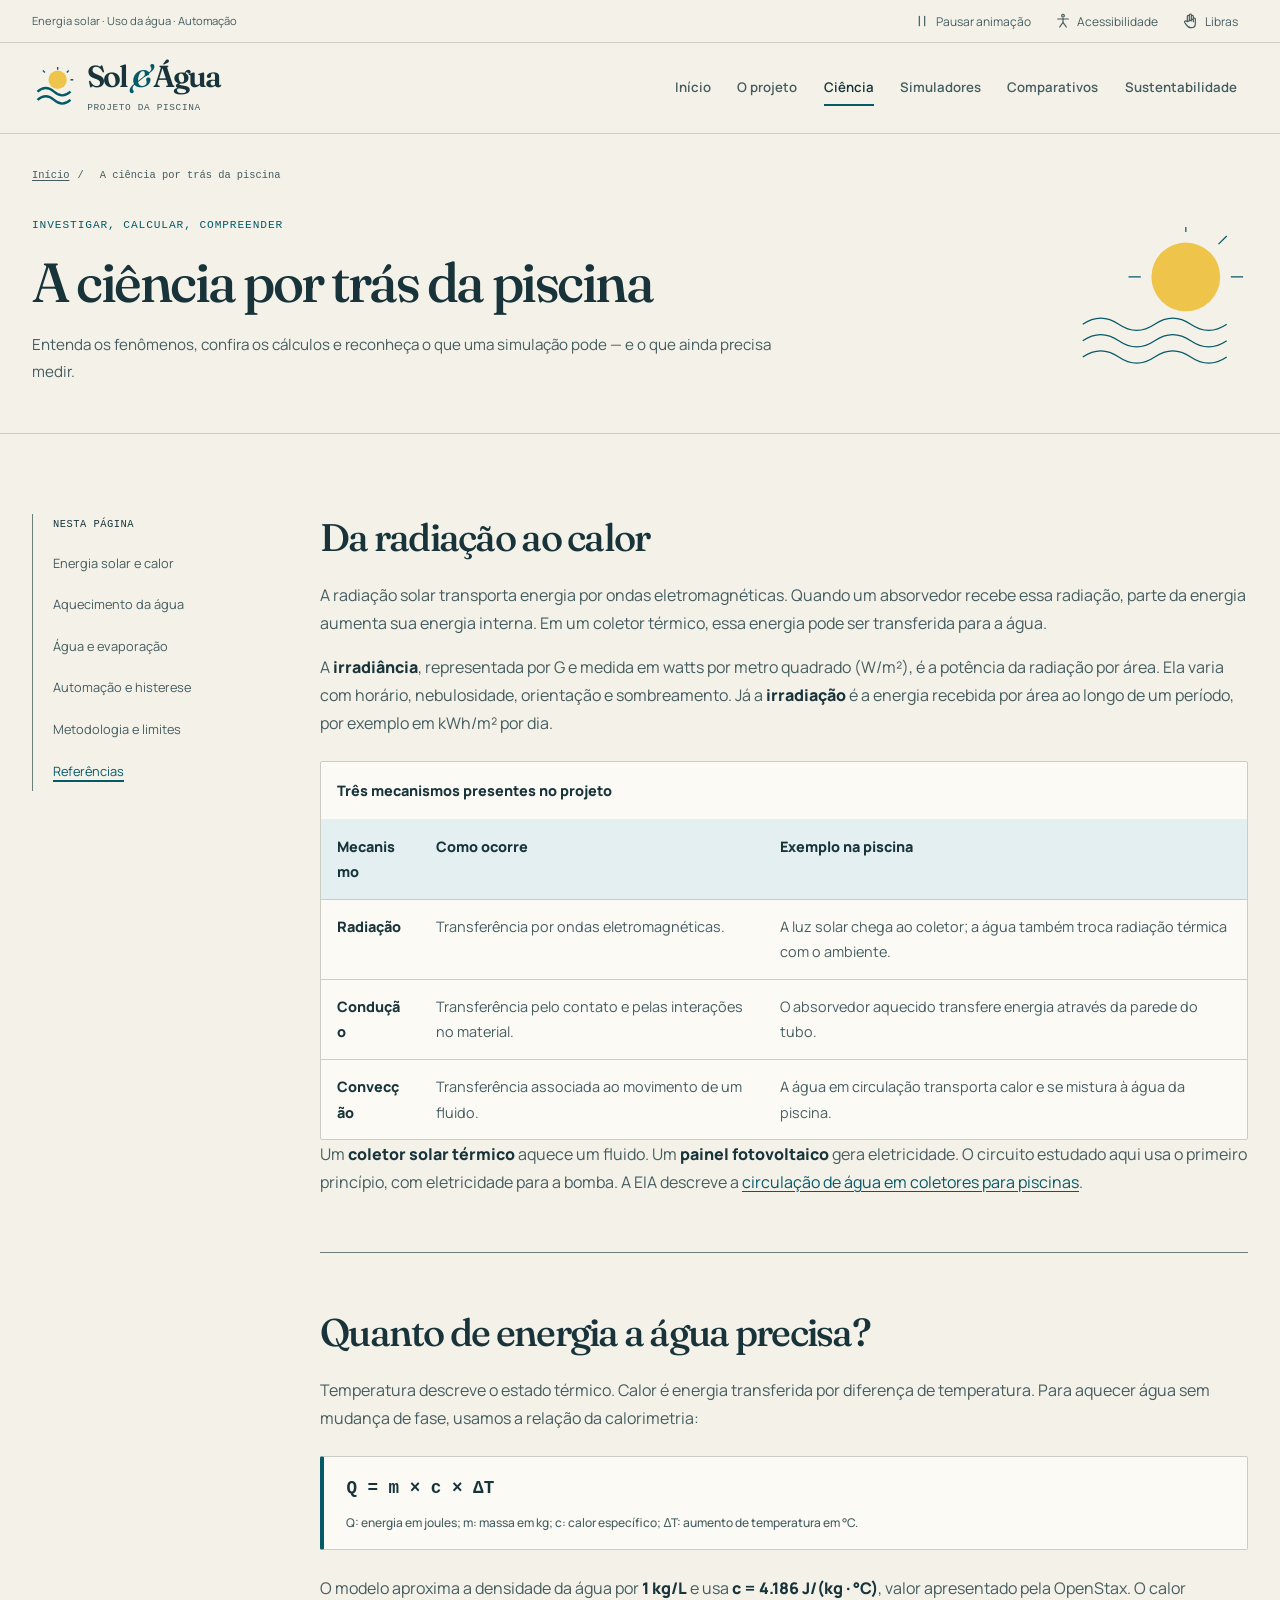
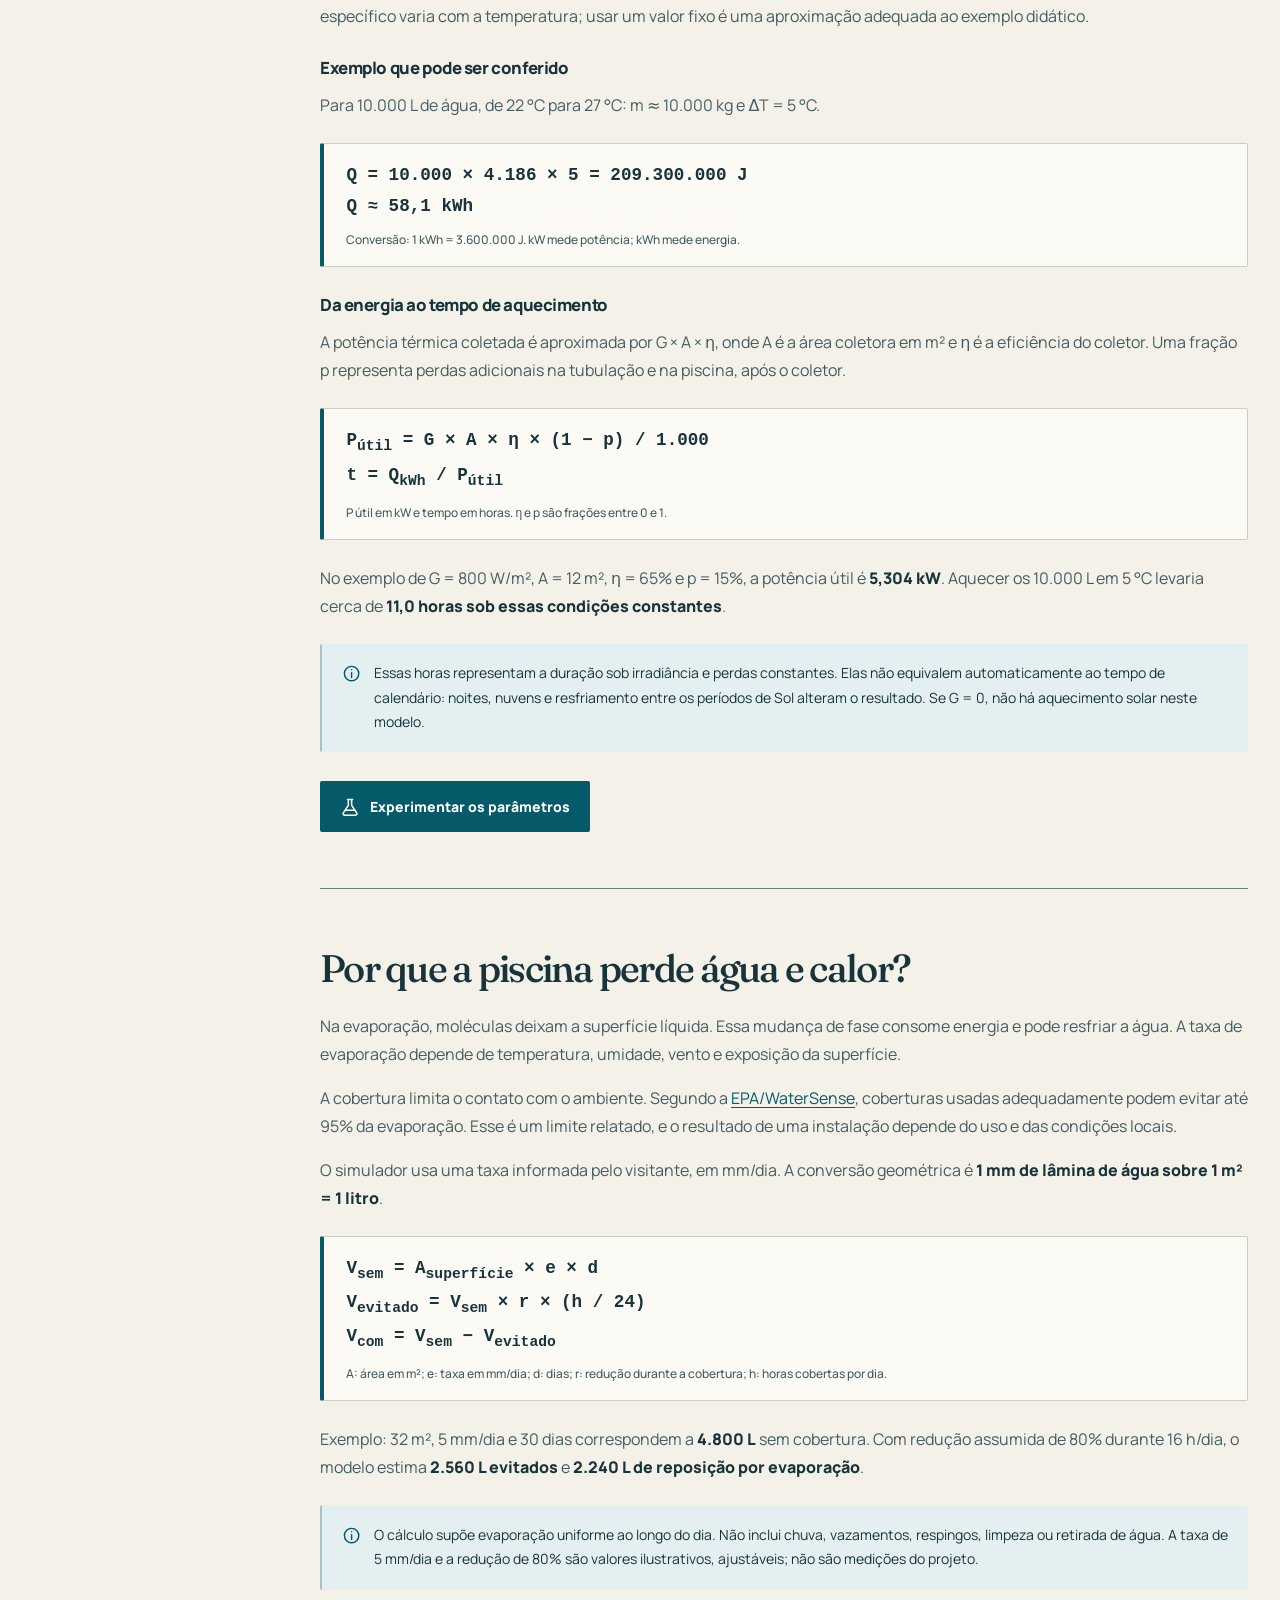
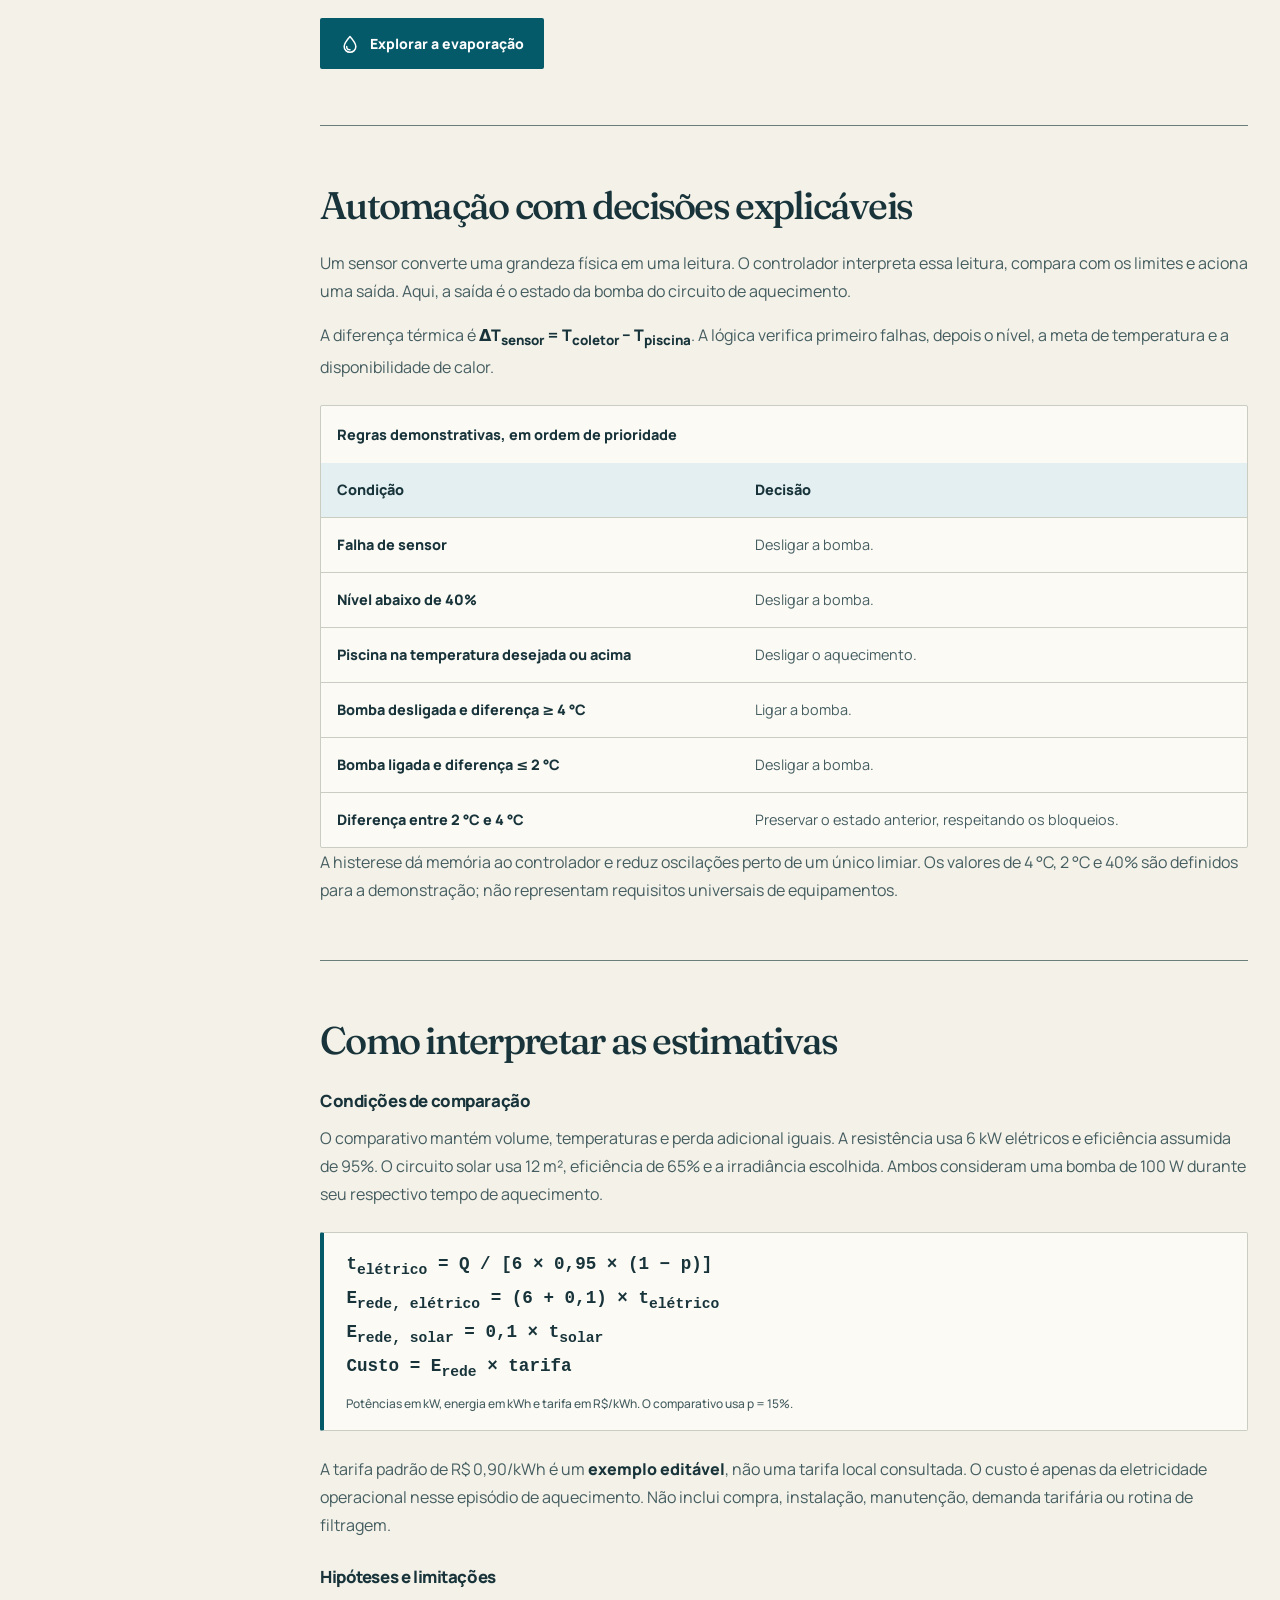
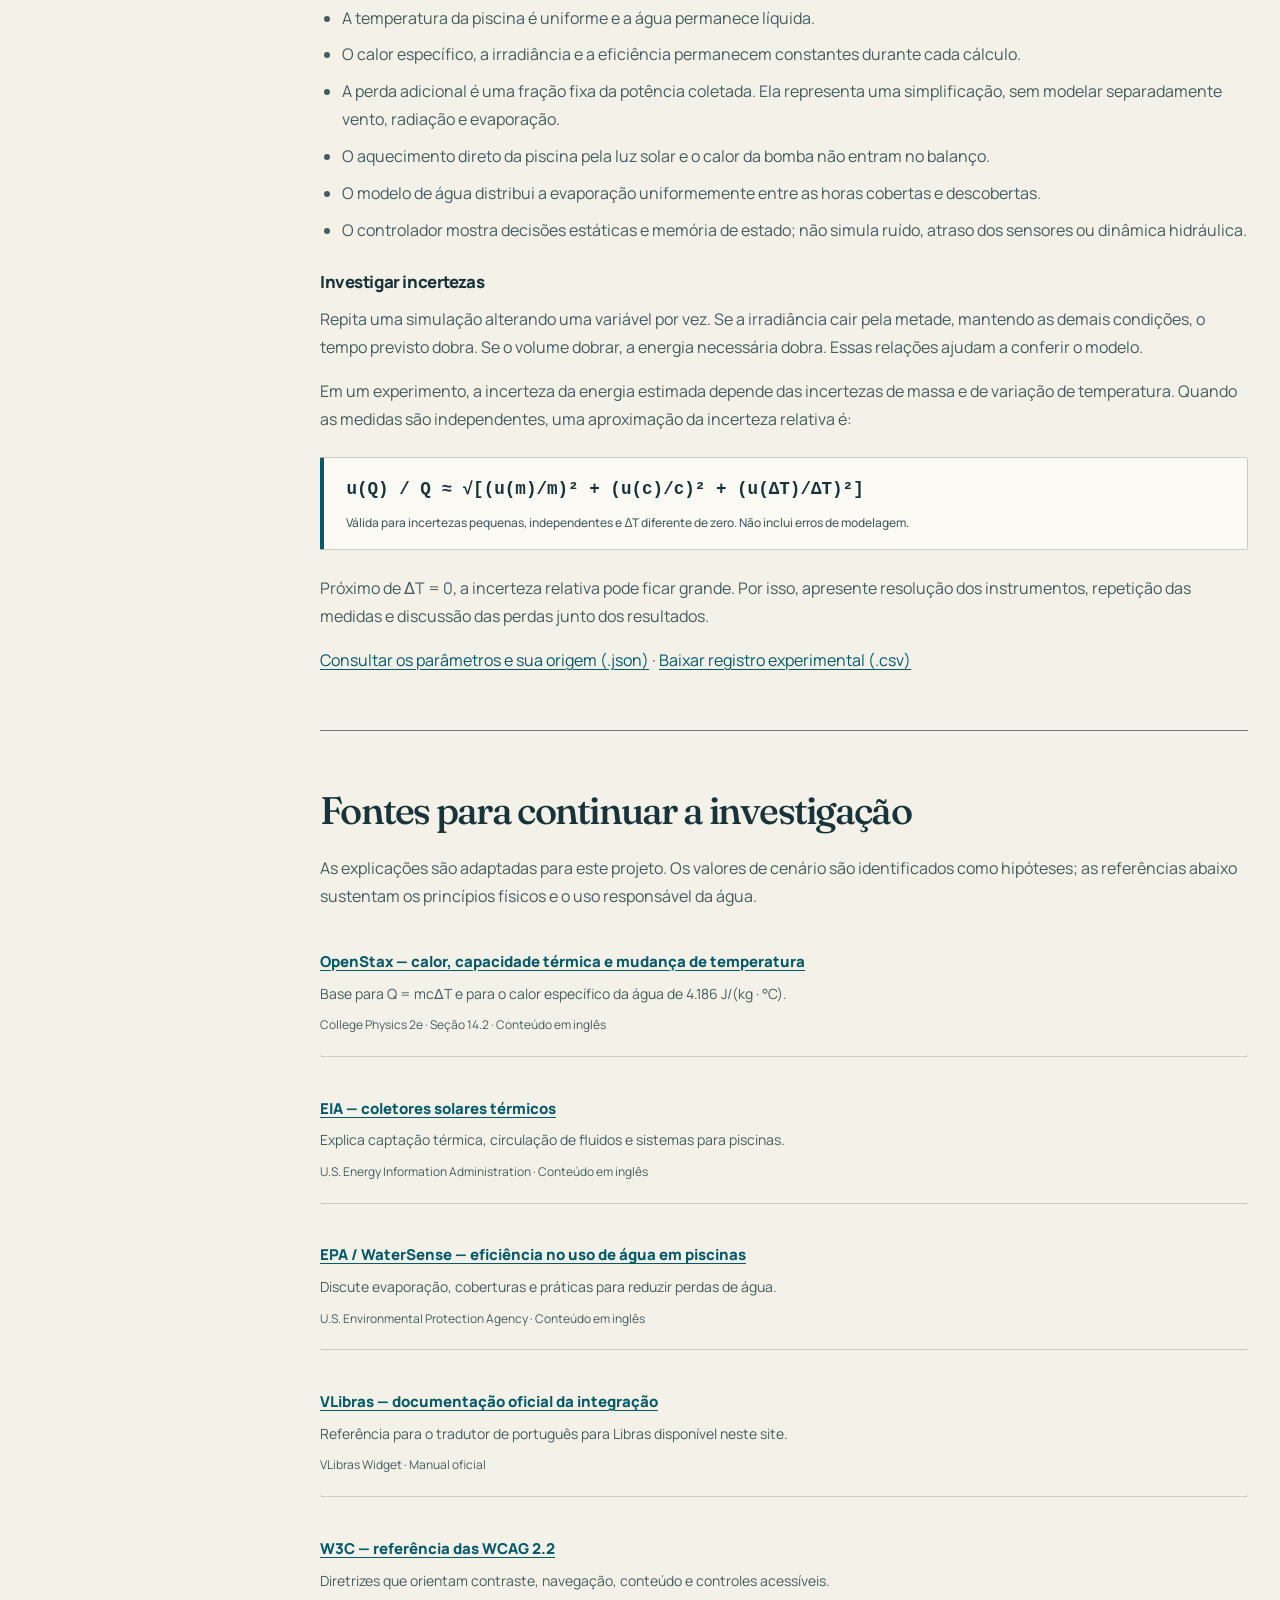
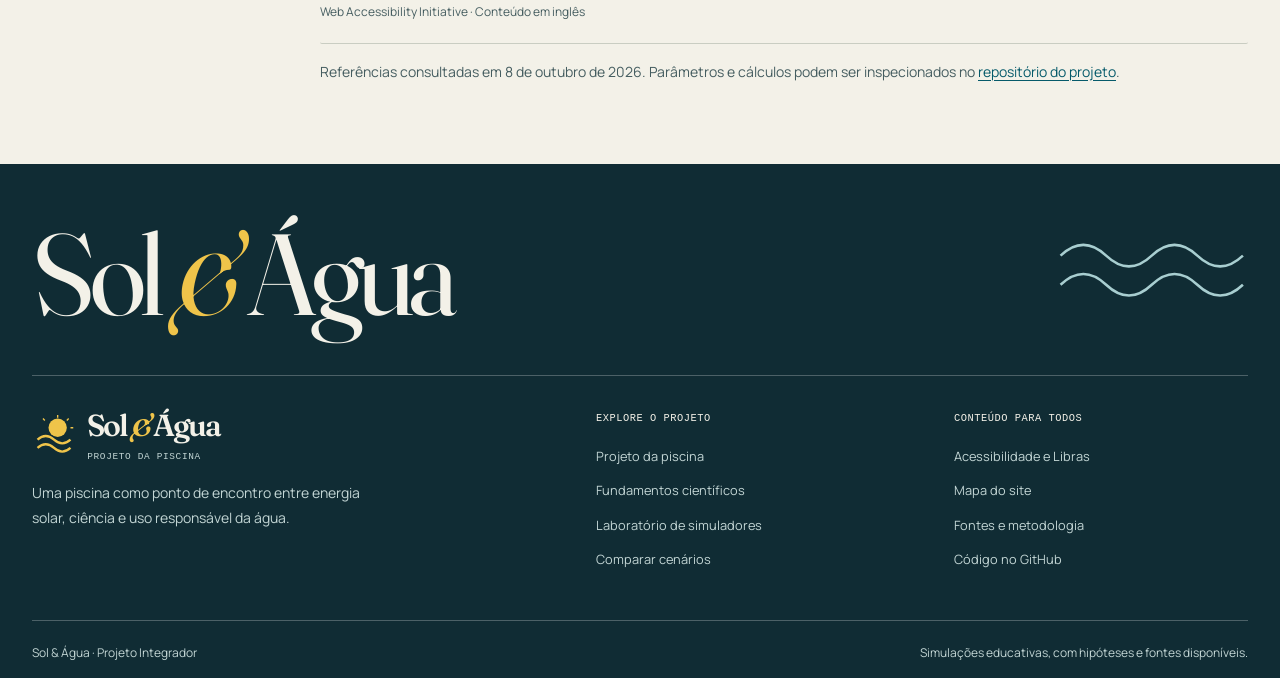
<file: ciencia.html>
<!DOCTYPE html>
<html lang="pt-BR" class="no-js"><head><meta charset="utf-8"><meta name="viewport" content="width=device-width, initial-scale=1"><meta name="description" content="Fundamentos de calorimetria, energia solar térmica, evaporação e controle por histerese. Fórmulas, hipóteses, limitações e referências dos simuladores."><meta name="theme-color" content="#f3f1e8"><title>A ciência por trás da piscina | Sol &amp; Água</title><link rel="icon" href="assets/imagens/favicon.svg" type="image/svg+xml"><link rel="canonical" href="https://ryan20014737472.github.io/Projeto-integrador-1.2/ciencia.html"><link rel="preload" href="assets/fontes/Fraunces.woff2" as="font" type="font/woff2" crossorigin><script src="assets/js/preferencias.js"></script><link rel="stylesheet" href="assets/css/estilos.css"><script src="assets/js/principal.js" defer></script><script src="assets/js/visual.js" defer></script></head>
<body><a href="#conteudo" class="skip-link">Pular para o conteúdo</a>
  <div class="utility-bar" role="region" aria-label="Recursos de acesso"><div class="container utility-inner"><p>Energia solar · Uso da água · Automação</p><div class="utility-actions js-only"><button type="button" class="utility-button motion-utility" data-toggle-motion aria-pressed="false"><svg class="icon " viewBox="0 0 24 24" fill="none" stroke="currentColor" stroke-width="1.8" stroke-linecap="round" stroke-linejoin="round" aria-hidden="true" focusable="false"><path d="M8 5v14M16 5v14"/></svg><span data-motion-label>Pausar animação</span></button><button type="button" class="utility-button" data-open-accessibility aria-haspopup="dialog"><svg class="icon " viewBox="0 0 24 24" fill="none" stroke="currentColor" stroke-width="1.8" stroke-linecap="round" stroke-linejoin="round" aria-hidden="true" focusable="false"><circle cx="12" cy="4" r="2"/><path d="M4 9h16m-8-1v7m0-1-5 7m5-7 5 7"/></svg><span>Acessibilidade</span></button><button type="button" class="utility-button" data-libras><svg class="icon " viewBox="0 0 24 24" fill="none" stroke="currentColor" stroke-width="1.8" stroke-linecap="round" stroke-linejoin="round" aria-hidden="true" focusable="false"><path d="M8 13V5a1.5 1.5 0 0 1 3 0v7M11 5V3a1.5 1.5 0 0 1 3 0v9m0-7a1.5 1.5 0 0 1 3 0v8m0-4a1.5 1.5 0 0 1 3 0v7c0 4-3 6-6 6h-1c-3 0-5-2-7-5l-2-3a1.5 1.5 0 0 1 2-2l2 1Z"/></svg><span class="libras-label" data-libras-label>Libras</span></button></div></div></div>
  <header class="site-header"><div class="container header-inner"><a class="brand" href="index.html" aria-label="Sol e Água — início"><svg class="brand-mark" viewBox="0 0 48 48" aria-hidden="true" focusable="false"><circle cx="28" cy="15" r="10" fill="var(--sun)"/><path d="M6 28q9-8 18 0t18 0M6 37q9-8 18 0t18 0" fill="none" stroke="currentColor" stroke-width="2.5"/><path d="M28 1v3m14 11h3M14 7l-2-2m28 0-2 2" fill="none" stroke="currentColor" stroke-width="1.5"/></svg><div><div class="brand-name">Sol <span>&amp;</span> Água</div><span class="brand-caption">PROJETO DA PISCINA</span></div></a><button type="button" class="menu-toggle js-only" aria-label="Abrir menu de navegação" aria-expanded="false" aria-controls="menu-principal"><svg class="icon " viewBox="0 0 24 24" fill="none" stroke="currentColor" stroke-width="1.8" stroke-linecap="round" stroke-linejoin="round" aria-hidden="true" focusable="false"><path d="M4 6h16M4 12h16M4 18h16"/></svg></button><nav class="site-nav" id="menu-principal" aria-label="Navegação principal"><a href="index.html">Início</a><a href="projeto-piscina.html">O projeto</a><a href="ciencia.html" aria-current="page">Ciência</a><a href="simuladores.html">Simuladores</a><a href="comparativos.html">Comparativos</a><a href="sustentabilidade.html">Sustentabilidade</a></nav></div><div class="reading-progress" aria-hidden="true"><span data-reading-progress></span></div></header><main id="conteudo" tabindex="-1"><div class="page-heading"><div class="container"><nav class="breadcrumbs" aria-label="Caminho da página"><a href="index.html">Início</a><span aria-hidden="true">/</span><span aria-current="page">A ciência por trás da piscina</span></nav><div class="page-heading-grid"><div><p class="eyebrow">INVESTIGAR, CALCULAR, COMPREENDER</p><h1>A ciência por trás da piscina</h1><p class="lead">Entenda os fenômenos, confira os cálculos e reconheça o que uma simulação pode — e o que ainda precisa medir.</p></div><svg class="page-emblem" viewBox="0 0 220 180" aria-hidden="true" focusable="false"><circle cx="144" cy="61" r="42" fill="var(--sun)"/><g fill="none" stroke="currentColor" stroke-width="1.5"><path d="M18 119q22-15 44 0t44 0 44 0 44 0M18 139q22-15 44 0t44 0 44 0 44 0M18 159q22-15 44 0t44 0 44 0 44 0"/><path d="M89 61H74m70-55V0m55 61h15m-30-40 10-10"/></g></svg></div></div></div>
  <div class="section"><div class="container content-grid"><nav class="local-nav" aria-label="Conteúdo desta página"><h2>Nesta página</h2><ul><li><a href="#energia-solar">Energia solar e calor</a></li><li><a href="#calorimetria">Aquecimento da água</a></li><li><a href="#evaporacao">Água e evaporação</a></li><li><a href="#controle">Automação e histerese</a></li><li><a href="#metodologia">Metodologia e limites</a></li><li><a href="#referencias">Referências</a></li></ul></nav><div class="article-content">
  <section id="energia-solar"><h2>Da radiação ao calor</h2><p>A radiação solar transporta energia por ondas eletromagnéticas. Quando um absorvedor recebe essa radiação, parte da energia aumenta sua energia interna. Em um coletor térmico, essa energia pode ser transferida para a água.</p><p>A <strong>irradiância</strong>, representada por G e medida em watts por metro quadrado (W/m²), é a potência da radiação por área. Ela varia com horário, nebulosidade, orientação e sombreamento. Já a <strong>irradiação</strong> é a energia recebida por área ao longo de um período, por exemplo em kWh/m² por dia.</p><div class="table-wrap" role="region" aria-label="Mecanismos de transferência de calor" tabindex="0"><table><caption>Três mecanismos presentes no projeto</caption><thead><tr><th scope="col">Mecanismo</th><th scope="col">Como ocorre</th><th scope="col">Exemplo na piscina</th></tr></thead><tbody><tr><th scope="row">Radiação</th><td>Transferência por ondas eletromagnéticas.</td><td>A luz solar chega ao coletor; a água também troca radiação térmica com o ambiente.</td></tr><tr><th scope="row">Condução</th><td>Transferência pelo contato e pelas interações no material.</td><td>O absorvedor aquecido transfere energia através da parede do tubo.</td></tr><tr><th scope="row">Convecção</th><td>Transferência associada ao movimento de um fluido.</td><td>A água em circulação transporta calor e se mistura à água da piscina.</td></tr></tbody></table></div><p>Um <strong>coletor solar térmico</strong> aquece um fluido. Um <strong>painel fotovoltaico</strong> gera eletricidade. O circuito estudado aqui usa o primeiro princípio, com eletricidade para a bomba. A EIA descreve a <a href="https://www.eia.gov/energyexplained/solar/solar-thermal-collectors.php">circulação de água em coletores para piscinas</a>.</p></section>
  <section id="calorimetria"><h2>Quanto de energia a água precisa?</h2><p>Temperatura descreve o estado térmico. Calor é energia transferida por diferença de temperatura. Para aquecer água sem mudança de fase, usamos a relação da calorimetria:</p><div class="equation"><span role="math" aria-label="Q igual a m vezes c vezes delta T">Q = m × c × ΔT</span><small>Q: energia em joules; m: massa em kg; c: calor específico; ΔT: aumento de temperatura em °C.</small></div><p>O modelo aproxima a densidade da água por <strong>1 kg/L</strong> e usa <strong>c = 4.186 J/(kg · °C)</strong>, valor apresentado pela OpenStax. O calor específico varia com a temperatura; usar um valor fixo é uma aproximação adequada ao exemplo didático.</p><h3>Exemplo que pode ser conferido</h3><p>Para 10.000 L de água, de 22 °C para 27 °C: m ≈ 10.000 kg e ΔT = 5 °C.</p><div class="equation">Q = 10.000 × 4.186 × 5 = 209.300.000 J<br>Q ≈ 58,1 kWh<small>Conversão: 1 kWh = 3.600.000 J. kW mede potência; kWh mede energia.</small></div><h3>Da energia ao tempo de aquecimento</h3><p>A potência térmica coletada é aproximada por G × A × η, onde A é a área coletora em m² e η é a eficiência do coletor. Uma fração p representa perdas adicionais na tubulação e na piscina, após o coletor.</p><div class="equation">P<sub>útil</sub> = G × A × η × (1 − p) / 1.000<br>t = Q<sub>kWh</sub> / P<sub>útil</sub><small>P útil em kW e tempo em horas. η e p são frações entre 0 e 1.</small></div><p>No exemplo de G = 800 W/m², A = 12 m², η = 65% e p = 15%, a potência útil é <strong>5,304 kW</strong>. Aquecer os 10.000 L em 5 °C levaria cerca de <strong>11,0 horas sob essas condições constantes</strong>.</p><div class="note"><svg class="icon " viewBox="0 0 24 24" fill="none" stroke="currentColor" stroke-width="1.8" stroke-linecap="round" stroke-linejoin="round" aria-hidden="true" focusable="false"><circle cx="12" cy="12" r="9"/><path d="M12 11v6m0-10v.1"/></svg><p>Essas horas representam a duração sob irradiância e perdas constantes. Elas não equivalem automaticamente ao tempo de calendário: noites, nuvens e resfriamento entre os períodos de Sol alteram o resultado. Se G = 0, não há aquecimento solar neste modelo.</p></div><div class="button-row"><a href="simuladores.html#aquecimento" class="button button-teal"><svg class="icon " viewBox="0 0 24 24" fill="none" stroke="currentColor" stroke-width="1.8" stroke-linecap="round" stroke-linejoin="round" aria-hidden="true" focusable="false"><path d="M9 3h6M10 3v7l-6 9a2 2 0 0 0 1.7 3h12.6a2 2 0 0 0 1.7-3l-6-9V3M7 16h10"/></svg>Experimentar os parâmetros</a></div></section>
  <section id="evaporacao"><h2>Por que a piscina perde água e calor?</h2><p>Na evaporação, moléculas deixam a superfície líquida. Essa mudança de fase consome energia e pode resfriar a água. A taxa de evaporação depende de temperatura, umidade, vento e exposição da superfície.</p><p>A cobertura limita o contato com o ambiente. Segundo a <a href="https://www.epa.gov/watersense/pool-water-efficiency">EPA/WaterSense</a>, coberturas usadas adequadamente podem evitar até 95% da evaporação. Esse é um limite relatado, e o resultado de uma instalação depende do uso e das condições locais.</p><p>O simulador usa uma taxa informada pelo visitante, em mm/dia. A conversão geométrica é <strong>1 mm de lâmina de água sobre 1 m² = 1 litro</strong>.</p><div class="equation">V<sub>sem</sub> = A<sub>superfície</sub> × e × d<br>V<sub>evitado</sub> = V<sub>sem</sub> × r × (h / 24)<br>V<sub>com</sub> = V<sub>sem</sub> − V<sub>evitado</sub><small>A: área em m²; e: taxa em mm/dia; d: dias; r: redução durante a cobertura; h: horas cobertas por dia.</small></div><p>Exemplo: 32 m², 5 mm/dia e 30 dias correspondem a <strong>4.800 L</strong> sem cobertura. Com redução assumida de 80% durante 16 h/dia, o modelo estima <strong>2.560 L evitados</strong> e <strong>2.240 L de reposição por evaporação</strong>.</p><div class="note"><svg class="icon " viewBox="0 0 24 24" fill="none" stroke="currentColor" stroke-width="1.8" stroke-linecap="round" stroke-linejoin="round" aria-hidden="true" focusable="false"><circle cx="12" cy="12" r="9"/><path d="M12 11v6m0-10v.1"/></svg><p>O cálculo supõe evaporação uniforme ao longo do dia. Não inclui chuva, vazamentos, respingos, limpeza ou retirada de água. A taxa de 5 mm/dia e a redução de 80% são valores ilustrativos, ajustáveis; não são medições do projeto.</p></div><div class="button-row"><a href="simuladores.html#agua" class="button button-teal"><svg class="icon " viewBox="0 0 24 24" fill="none" stroke="currentColor" stroke-width="1.8" stroke-linecap="round" stroke-linejoin="round" aria-hidden="true" focusable="false"><path d="M12 3s-7 8-7 12a7 7 0 0 0 14 0c0-4-7-12-7-12Z"/><path d="M8 15a4 4 0 0 0 4 4"/></svg>Explorar a evaporação</a></div></section>
  <section id="controle"><h2>Automação com decisões explicáveis</h2><p>Um sensor converte uma grandeza física em uma leitura. O controlador interpreta essa leitura, compara com os limites e aciona uma saída. Aqui, a saída é o estado da bomba do circuito de aquecimento.</p><p>A diferença térmica é <strong>ΔT<sub>sensor</sub> = T<sub>coletor</sub> − T<sub>piscina</sub></strong>. A lógica verifica primeiro falhas, depois o nível, a meta de temperatura e a disponibilidade de calor.</p><div class="table-wrap" role="region" aria-label="Regras da automação" tabindex="0"><table><caption>Regras demonstrativas, em ordem de prioridade</caption><thead><tr><th scope="col">Condição</th><th scope="col">Decisão</th></tr></thead><tbody><tr><th scope="row">Falha de sensor</th><td>Desligar a bomba.</td></tr><tr><th scope="row">Nível abaixo de 40%</th><td>Desligar a bomba.</td></tr><tr><th scope="row">Piscina na temperatura desejada ou acima</th><td>Desligar o aquecimento.</td></tr><tr><th scope="row">Bomba desligada e diferença ≥ 4 °C</th><td>Ligar a bomba.</td></tr><tr><th scope="row">Bomba ligada e diferença ≤ 2 °C</th><td>Desligar a bomba.</td></tr><tr><th scope="row">Diferença entre 2 °C e 4 °C</th><td>Preservar o estado anterior, respeitando os bloqueios.</td></tr></tbody></table></div><p>A histerese dá memória ao controlador e reduz oscilações perto de um único limiar. Os valores de 4 °C, 2 °C e 40% são definidos para a demonstração; não representam requisitos universais de equipamentos.</p></section>
  <section id="metodologia"><h2>Como interpretar as estimativas</h2><h3>Condições de comparação</h3><p>O comparativo mantém volume, temperaturas e perda adicional iguais. A resistência usa 6 kW elétricos e eficiência assumida de 95%. O circuito solar usa 12 m², eficiência de 65% e a irradiância escolhida. Ambos consideram uma bomba de 100 W durante seu respectivo tempo de aquecimento.</p><div class="equation">t<sub>elétrico</sub> = Q / [6 × 0,95 × (1 − p)]<br>E<sub>rede, elétrico</sub> = (6 + 0,1) × t<sub>elétrico</sub><br>E<sub>rede, solar</sub> = 0,1 × t<sub>solar</sub><br>Custo = E<sub>rede</sub> × tarifa<small>Potências em kW, energia em kWh e tarifa em R$/kWh. O comparativo usa p = 15%.</small></div><p>A tarifa padrão de R$ 0,90/kWh é um <strong>exemplo editável</strong>, não uma tarifa local consultada. O custo é apenas da eletricidade operacional nesse episódio de aquecimento. Não inclui compra, instalação, manutenção, demanda tarifária ou rotina de filtragem.</p><h3>Hipóteses e limitações</h3><ul><li>A temperatura da piscina é uniforme e a água permanece líquida.</li><li>O calor específico, a irradiância e a eficiência permanecem constantes durante cada cálculo.</li><li>A perda adicional é uma fração fixa da potência coletada. Ela representa uma simplificação, sem modelar separadamente vento, radiação e evaporação.</li><li>O aquecimento direto da piscina pela luz solar e o calor da bomba não entram no balanço.</li><li>O modelo de água distribui a evaporação uniformemente entre as horas cobertas e descobertas.</li><li>O controlador mostra decisões estáticas e memória de estado; não simula ruído, atraso dos sensores ou dinâmica hidráulica.</li></ul><h3>Investigar incertezas</h3><p>Repita uma simulação alterando uma variável por vez. Se a irradiância cair pela metade, mantendo as demais condições, o tempo previsto dobra. Se o volume dobrar, a energia necessária dobra. Essas relações ajudam a conferir o modelo.</p><p>Em um experimento, a incerteza da energia estimada depende das incertezas de massa e de variação de temperatura. Quando as medidas são independentes, uma aproximação da incerteza relativa é:</p><div class="equation">u(Q) / Q ≈ √[(u(m)/m)² + (u(c)/c)² + (u(ΔT)/ΔT)²]<small>Válida para incertezas pequenas, independentes e ΔT diferente de zero. Não inclui erros de modelagem.</small></div><p>Próximo de ΔT = 0, a incerteza relativa pode ficar grande. Por isso, apresente resolução dos instrumentos, repetição das medidas e discussão das perdas junto dos resultados.</p><p><a href="dados/parametros.json">Consultar os parâmetros e sua origem (.json)</a> · <a href="dados/registro-experimental.csv" download>Baixar registro experimental (.csv)</a></p></section>
  <section id="referencias"><h2>Fontes para continuar a investigação</h2><p>As explicações são adaptadas para este projeto. Os valores de cenário são identificados como hipóteses; as referências abaixo sustentam os princípios físicos e o uso responsável da água.</p><ol class="source-list"><li><a href="https://openstax.org/books/college-physics-2e/pages/14-2-temperature-change-and-heat-capacity">OpenStax — calor, capacidade térmica e mudança de temperatura</a><p>Base para Q = mcΔT e para o calor específico da água de 4.186 J/(kg · °C).</p><span class="source-meta">College Physics 2e · Seção 14.2 · Conteúdo em inglês</span></li><li><a href="https://www.eia.gov/energyexplained/solar/solar-thermal-collectors.php">EIA — coletores solares térmicos</a><p>Explica captação térmica, circulação de fluidos e sistemas para piscinas.</p><span class="source-meta">U.S. Energy Information Administration · Conteúdo em inglês</span></li><li><a href="https://www.epa.gov/watersense/pool-water-efficiency">EPA / WaterSense — eficiência no uso de água em piscinas</a><p>Discute evaporação, coberturas e práticas para reduzir perdas de água.</p><span class="source-meta">U.S. Environmental Protection Agency · Conteúdo em inglês</span></li><li><a href="https://vlibras.gov.br/doc/widget/installation/webpageintegration.html">VLibras — documentação oficial da integração</a><p>Referência para o tradutor de português para Libras disponível neste site.</p><span class="source-meta">VLibras Widget · Manual oficial</span></li><li><a href="https://www.w3.org/WAI/WCAG22/quickref/">W3C — referência das WCAG 2.2</a><p>Diretrizes que orientam contraste, navegação, conteúdo e controles acessíveis.</p><span class="source-meta">Web Accessibility Initiative · Conteúdo em inglês</span></li></ol><p class="small">Referências consultadas em 8 de outubro de 2026. Parâmetros e cálculos podem ser inspecionados no <a href="https://github.com/Ryan20014737472/Projeto-integrador-1.2">repositório do projeto</a>.</p></section>
  </div></div></div></main><footer class="site-footer"><div class="container"><div class="footer-signature" aria-hidden="true"><span>Sol <em>&amp;</em> Água</span><svg viewBox="0 0 150 70" focusable="false"><path d="M2 21q18-17 36 0t36 0 36 0 36 0M2 44q18-17 36 0t36 0 36 0 36 0" fill="none" stroke="currentColor" stroke-width="2"/></svg></div><div class="footer-grid"><div class="footer-about"><a class="brand" href="index.html" aria-label="Sol e Água — início"><svg class="brand-mark" viewBox="0 0 48 48" aria-hidden="true" focusable="false"><circle cx="28" cy="15" r="10" fill="var(--sun)"/><path d="M6 28q9-8 18 0t18 0M6 37q9-8 18 0t18 0" fill="none" stroke="currentColor" stroke-width="2.5"/><path d="M28 1v3m14 11h3M14 7l-2-2m28 0-2 2" fill="none" stroke="currentColor" stroke-width="1.5"/></svg><div><div class="brand-name">Sol <span>&amp;</span> Água</div><span class="brand-caption">PROJETO DA PISCINA</span></div></a><p>Uma piscina como ponto de encontro entre energia solar, ciência e uso responsável da água.</p></div><div><h2>Explore o projeto</h2><ul class="footer-links"><li><a href="projeto-piscina.html">Projeto da piscina</a></li><li><a href="ciencia.html">Fundamentos científicos</a></li><li><a href="simuladores.html">Laboratório de simuladores</a></li><li><a href="comparativos.html">Comparar cenários</a></li></ul></div><div><h2>Conteúdo para todos</h2><ul class="footer-links"><li><a href="acessibilidade.html">Acessibilidade e Libras</a></li><li><a href="mapa-do-site.html">Mapa do site</a></li><li><a href="ciencia.html#referencias">Fontes e metodologia</a></li><li><a href="https://github.com/Ryan20014737472/Projeto-integrador-1.2">Código no GitHub</a></li></ul></div></div><div class="footer-bottom"><span>Sol &amp; Água · Projeto Integrador</span><span>Simulações educativas, com hipóteses e fontes disponíveis.</span></div></div></footer>
  <dialog class="reading-dialog" id="ajustes-leitura" aria-labelledby="titulo-leitura" aria-describedby="descricao-leitura"><div class="dialog-heading"><h2 id="titulo-leitura">Sua forma de ler</h2><form method="dialog"><button class="close-button" aria-label="Fechar ajustes de leitura"><svg class="icon " viewBox="0 0 24 24" fill="none" stroke="currentColor" stroke-width="1.8" stroke-linecap="round" stroke-linejoin="round" aria-hidden="true" focusable="false"><path d="m6 6 12 12M6 18 18 6"/></svg></button></form></div><p class="reading-description" id="descricao-leitura">Ajuste a leitura ao seu conforto. Suas preferências ficam salvas neste navegador.</p><div class="size-row"><strong>Tamanho do texto</strong><div class="size-actions"><button type="button" class="size-button" data-size="-1" aria-label="Diminuir tamanho do texto">A−</button><span class="size-label" data-size-label>100%</span><button type="button" class="size-button" data-size="1" aria-label="Aumentar tamanho do texto">A+</button></div></div>
  <label class="switch-row"><span><strong>Alto contraste</strong><small>Fundo preto, texto branco e destaques amarelos.</small></span><input type="checkbox" data-setting="contraste"></label>
  <label class="switch-row"><span><strong>Fonte OpenDyslexic</strong><small>Uma opção de fonte para sua preferência de leitura.</small></span><input type="checkbox" data-setting="dislexia"></label>
  <label class="switch-row"><span><strong>Espaçamento ampliado</strong><small>Mais espaço entre letras, palavras e linhas.</small></span><input type="checkbox" data-setting="espaco"></label>
  <label class="switch-row"><span><strong>Reduzir movimentos</strong><small>Desativa animações e transições.</small></span><input type="checkbox" data-setting="movimento"></label>
  <div class="button-row"><button type="button" class="button button-secondary button-small" data-reset-reading><svg class="icon " viewBox="0 0 24 24" fill="none" stroke="currentColor" stroke-width="1.8" stroke-linecap="round" stroke-linejoin="round" aria-hidden="true" focusable="false"><path d="M3 10a9 9 0 1 1 1 8M3 3v7h7"/></svg>Restaurar ajustes</button></div><hr><button type="button" class="button button-teal button-small" data-libras><svg class="icon " viewBox="0 0 24 24" fill="none" stroke="currentColor" stroke-width="1.8" stroke-linecap="round" stroke-linejoin="round" aria-hidden="true" focusable="false"><path d="M8 13V5a1.5 1.5 0 0 1 3 0v7M11 5V3a1.5 1.5 0 0 1 3 0v9m0-7a1.5 1.5 0 0 1 3 0v8m0-4a1.5 1.5 0 0 1 3 0v7c0 4-3 6-6 6h-1c-3 0-5-2-7-5l-2-3a1.5 1.5 0 0 1 2-2l2 1Z"/></svg><span data-libras-label>Ativar VLibras</span></button><p class="small" data-libras-status role="status"></p><p class="reading-description"><a href="acessibilidade.html">Conheça todos os recursos de acesso</a></p></dialog>
  <div id="anuncio-global" class="sr-only" role="status" aria-live="polite" aria-atomic="true"></div></body></html>
</file>
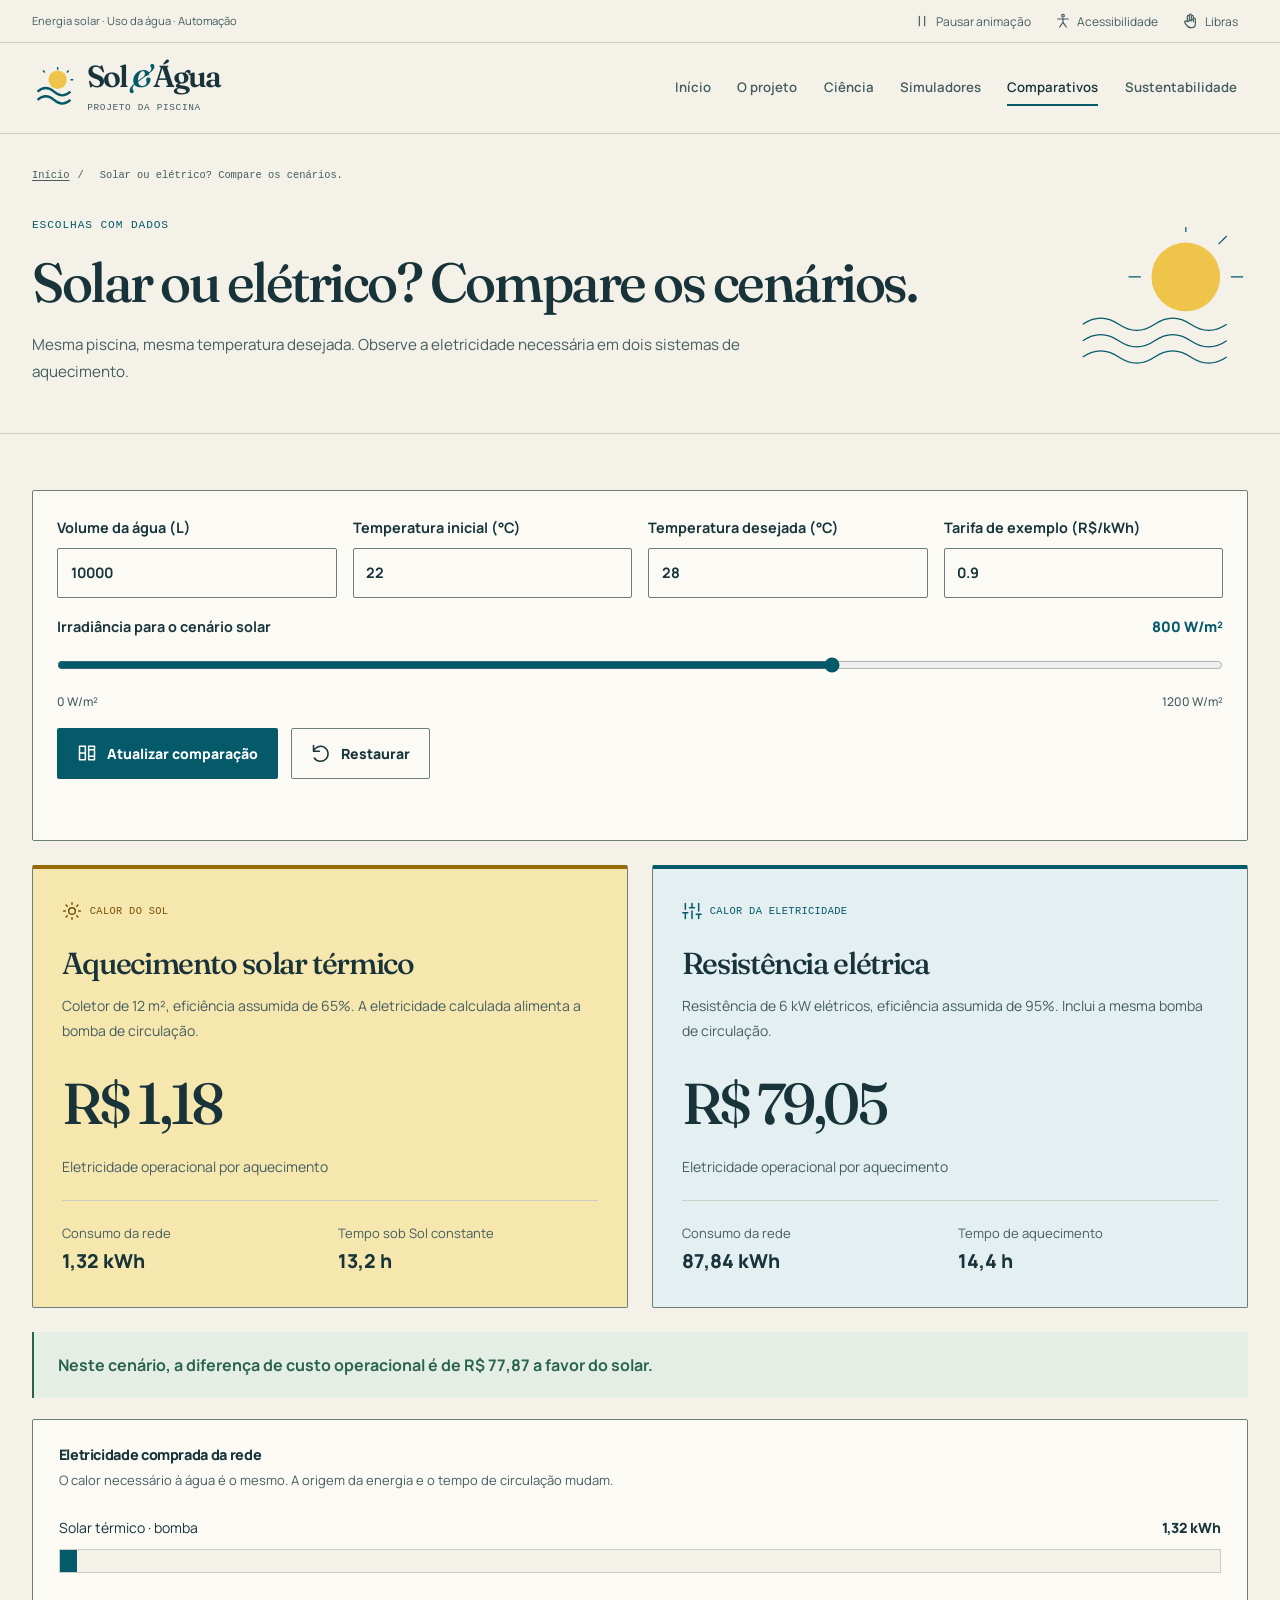
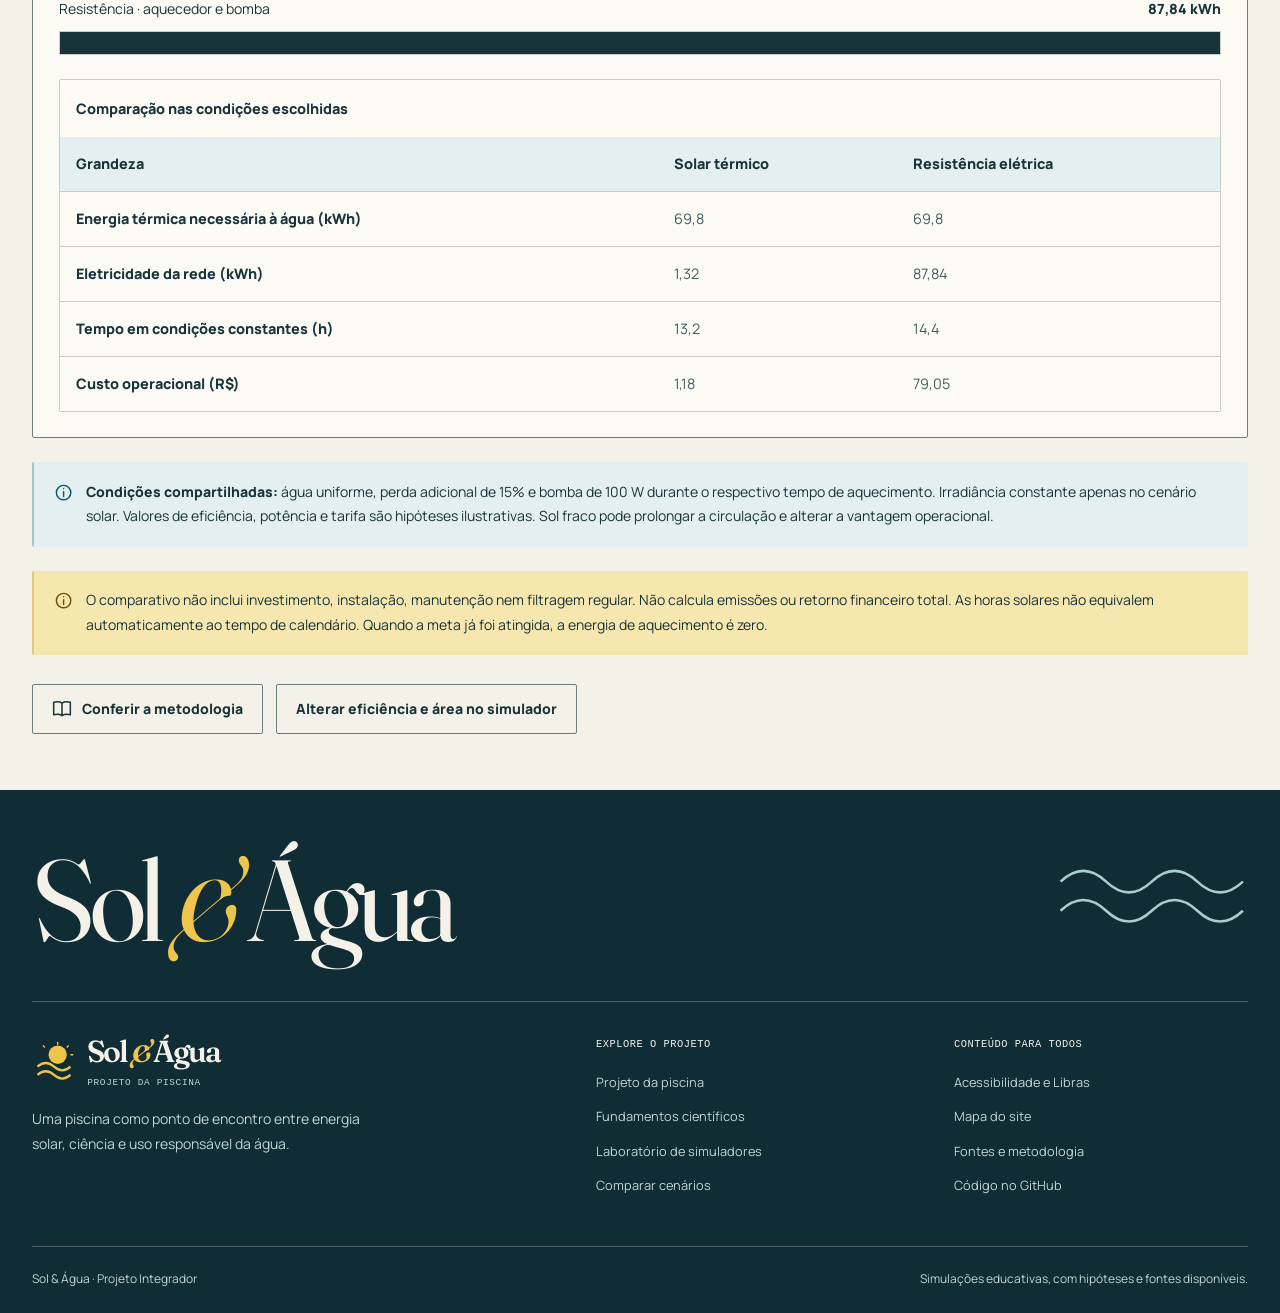
<file: comparativos.html>
<!DOCTYPE html>
<html lang="pt-BR" class="no-js"><head><meta charset="utf-8"><meta name="viewport" content="width=device-width, initial-scale=1"><meta name="description" content="Compare o consumo de eletricidade e o custo operacional do aquecimento solar térmico e de uma resistência, com condições, fórmulas e hipóteses explícitas."><meta name="theme-color" content="#f3f1e8"><title>Solar ou elétrico? Compare os cenários | Sol &amp; Água</title><link rel="icon" href="assets/imagens/favicon.svg" type="image/svg+xml"><link rel="canonical" href="https://ryan20014737472.github.io/Projeto-integrador-1.2/comparativos.html"><link rel="preload" href="assets/fontes/Fraunces.woff2" as="font" type="font/woff2" crossorigin><script src="assets/js/preferencias.js"></script><link rel="stylesheet" href="assets/css/estilos.css"><script src="assets/js/principal.js" defer></script><script src="assets/js/visual.js" defer></script><script src="assets/js/modelos.js" defer></script><script src="assets/js/simuladores.js" defer></script></head>
<body><a href="#conteudo" class="skip-link">Pular para o conteúdo</a>
  <div class="utility-bar" role="region" aria-label="Recursos de acesso"><div class="container utility-inner"><p>Energia solar · Uso da água · Automação</p><div class="utility-actions js-only"><button type="button" class="utility-button motion-utility" data-toggle-motion aria-pressed="false"><svg class="icon " viewBox="0 0 24 24" fill="none" stroke="currentColor" stroke-width="1.8" stroke-linecap="round" stroke-linejoin="round" aria-hidden="true" focusable="false"><path d="M8 5v14M16 5v14"/></svg><span data-motion-label>Pausar animação</span></button><button type="button" class="utility-button" data-open-accessibility aria-haspopup="dialog"><svg class="icon " viewBox="0 0 24 24" fill="none" stroke="currentColor" stroke-width="1.8" stroke-linecap="round" stroke-linejoin="round" aria-hidden="true" focusable="false"><circle cx="12" cy="4" r="2"/><path d="M4 9h16m-8-1v7m0-1-5 7m5-7 5 7"/></svg><span>Acessibilidade</span></button><button type="button" class="utility-button" data-libras><svg class="icon " viewBox="0 0 24 24" fill="none" stroke="currentColor" stroke-width="1.8" stroke-linecap="round" stroke-linejoin="round" aria-hidden="true" focusable="false"><path d="M8 13V5a1.5 1.5 0 0 1 3 0v7M11 5V3a1.5 1.5 0 0 1 3 0v9m0-7a1.5 1.5 0 0 1 3 0v8m0-4a1.5 1.5 0 0 1 3 0v7c0 4-3 6-6 6h-1c-3 0-5-2-7-5l-2-3a1.5 1.5 0 0 1 2-2l2 1Z"/></svg><span class="libras-label" data-libras-label>Libras</span></button></div></div></div>
  <header class="site-header"><div class="container header-inner"><a class="brand" href="index.html" aria-label="Sol e Água — início"><svg class="brand-mark" viewBox="0 0 48 48" aria-hidden="true" focusable="false"><circle cx="28" cy="15" r="10" fill="var(--sun)"/><path d="M6 28q9-8 18 0t18 0M6 37q9-8 18 0t18 0" fill="none" stroke="currentColor" stroke-width="2.5"/><path d="M28 1v3m14 11h3M14 7l-2-2m28 0-2 2" fill="none" stroke="currentColor" stroke-width="1.5"/></svg><div><div class="brand-name">Sol <span>&amp;</span> Água</div><span class="brand-caption">PROJETO DA PISCINA</span></div></a><button type="button" class="menu-toggle js-only" aria-label="Abrir menu de navegação" aria-expanded="false" aria-controls="menu-principal"><svg class="icon " viewBox="0 0 24 24" fill="none" stroke="currentColor" stroke-width="1.8" stroke-linecap="round" stroke-linejoin="round" aria-hidden="true" focusable="false"><path d="M4 6h16M4 12h16M4 18h16"/></svg></button><nav class="site-nav" id="menu-principal" aria-label="Navegação principal"><a href="index.html">Início</a><a href="projeto-piscina.html">O projeto</a><a href="ciencia.html">Ciência</a><a href="simuladores.html">Simuladores</a><a href="comparativos.html" aria-current="page">Comparativos</a><a href="sustentabilidade.html">Sustentabilidade</a></nav></div><div class="reading-progress" aria-hidden="true"><span data-reading-progress></span></div></header><main id="conteudo" tabindex="-1"><div class="page-heading"><div class="container"><nav class="breadcrumbs" aria-label="Caminho da página"><a href="index.html">Início</a><span aria-hidden="true">/</span><span aria-current="page">Solar ou elétrico? Compare os cenários.</span></nav><div class="page-heading-grid"><div><p class="eyebrow">ESCOLHAS COM DADOS</p><h1>Solar ou elétrico? Compare os cenários.</h1><p class="lead">Mesma piscina, mesma temperatura desejada. Observe a eletricidade necessária em dois sistemas de aquecimento.</p></div><svg class="page-emblem" viewBox="0 0 220 180" aria-hidden="true" focusable="false"><circle cx="144" cy="61" r="42" fill="var(--sun)"/><g fill="none" stroke="currentColor" stroke-width="1.5"><path d="M18 119q22-15 44 0t44 0 44 0 44 0M18 139q22-15 44 0t44 0 44 0 44 0M18 159q22-15 44 0t44 0 44 0 44 0"/><path d="M89 61H74m70-55V0m55 61h15m-30-40 10-10"/></g></svg></div></div></div>
  <div class="section-compact"><div class="container"><noscript><div class="note"><svg class="icon " viewBox="0 0 24 24" fill="none" stroke="currentColor" stroke-width="1.8" stroke-linecap="round" stroke-linejoin="round" aria-hidden="true" focusable="false"><circle cx="12" cy="12" r="9"/><path d="M12 11v6m0-10v.1"/></svg><p>Ative JavaScript para alterar o cenário. Os valores iniciais abaixo são um exemplo calculado, com as hipóteses descritas nesta página.</p></div></noscript><form class="comparison-controls" id="form-comparativo" aria-label="Condições comuns dos sistemas de aquecimento"><label for="comp-volume">Volume da água (L)<input id="comp-volume" name="volume" type="number" value="10000" min="1000" max="100000" step="500" required inputmode="decimal"></label><label for="comp-inicial">Temperatura inicial (°C)<input id="comp-inicial" name="inicial" type="number" value="22" min="5" max="40" step="0.5" required inputmode="decimal"></label><label for="comp-alvo">Temperatura desejada (°C)<input id="comp-alvo" name="alvo" type="number" value="28" min="5" max="40" step="0.5" required inputmode="decimal"></label><label for="comp-tarifa">Tarifa de exemplo (R$/kWh)<input id="comp-tarifa" name="tarifa" type="number" value="0.9" min="0" max="10" step="0.01" required inputmode="decimal"></label><div class="field-full"><div class="range-heading"><label for="comp-sol">Irradiância para o cenário solar</label><output id="comp-sol-valor" for="comp-sol" data-range-output="comp-sol">800 W/m²</output></div><input id="comp-sol" name="irradiancia" type="range" value="800" min="0" max="1200" step="10" data-unit="W/m²" aria-describedby="comp-sol-limites"><div class="range-limits" id="comp-sol-limites"><span>0 W/m²</span><span>1200 W/m²</span></div></div><div class="field-full"><div class="button-row" style="margin-top:0"><button class="button button-teal button-small" type="submit"><svg class="icon " viewBox="0 0 24 24" fill="none" stroke="currentColor" stroke-width="1.8" stroke-linecap="round" stroke-linejoin="round" aria-hidden="true" focusable="false"><path d="M3 4h7v16H3zM14 4h7v16h-7zM3 12h7m4-4h7m-7 8h7"/></svg>Atualizar comparação</button><button class="button button-secondary button-small" type="reset"><svg class="icon " viewBox="0 0 24 24" fill="none" stroke="currentColor" stroke-width="1.8" stroke-linecap="round" stroke-linejoin="round" aria-hidden="true" focusable="false"><path d="M3 10a9 9 0 1 1 1 8M3 3v7h7"/></svg>Restaurar</button></div><p class="form-error" id="comparativo-erro" role="status"></p></div></form>
  <div class="comparison-layout"><section class="comparison-card comparison-card-solar" aria-labelledby="titulo-solar"><span class="pill pill-sun"><svg class="icon " viewBox="0 0 24 24" fill="none" stroke="currentColor" stroke-width="1.8" stroke-linecap="round" stroke-linejoin="round" aria-hidden="true" focusable="false"><circle cx="12" cy="12" r="4"/><path d="M12 2v2m0 16v2M2 12h2m16 0h2M4.9 4.9l1.4 1.4m11.4 11.4 1.4 1.4M4.9 19.1l1.4-1.4M17.7 6.3l1.4-1.4"/></svg>CALOR DO SOL</span><h2 id="titulo-solar" style="margin-top:1rem">Aquecimento solar térmico</h2><p>Coletor de 12 m², eficiência assumida de 65%. A eletricidade calculada alimenta a bomba de circulação.</p><div class="comparison-big" id="comp-custo-solar">R$ 1,18</div><p>Eletricidade operacional por aquecimento</p><div class="comparison-details"><div><span>Consumo da rede</span><strong id="comp-energia-solar">1,32 kWh</strong></div><div><span>Tempo sob Sol constante</span><strong id="comp-tempo-solar">13,2 h</strong></div></div></section><section class="comparison-card comparison-card-electric" aria-labelledby="titulo-eletrico"><span class="pill"><svg class="icon " viewBox="0 0 24 24" fill="none" stroke="currentColor" stroke-width="1.8" stroke-linecap="round" stroke-linejoin="round" aria-hidden="true" focusable="false"><path d="M4 21v-7m0-4V3m8 18v-9m0-4V3m8 18v-5m0-4V3M1 14h6m2-6h6m2 8h6"/></svg>CALOR DA ELETRICIDADE</span><h2 id="titulo-eletrico" style="margin-top:1rem">Resistência elétrica</h2><p>Resistência de 6 kW elétricos, eficiência assumida de 95%. Inclui a mesma bomba de circulação.</p><div class="comparison-big" id="comp-custo-eletrico">R$ 79,05</div><p>Eletricidade operacional por aquecimento</p><div class="comparison-details"><div><span>Consumo da rede</span><strong id="comp-energia-eletrica">87,84 kWh</strong></div><div><span>Tempo de aquecimento</span><strong id="comp-tempo-eletrico">14,4 h</strong></div></div></section></div>
  <p class="comparison-insight" id="comp-insight" role="status" aria-live="polite" aria-atomic="true">Neste cenário, a diferença de custo operacional é de R$ 77,87 a favor do solar.</p>
  <div class="chart-card"><h3>Eletricidade comprada da rede</h3><p>O calor necessário à água é o mesmo. A origem da energia e o tempo de circulação mudam.</p><div class="water-bar-row"><div class="water-bar-label"><span>Solar térmico · bomba</span><strong id="comp-barra-solar-label">1,32 kWh</strong></div><div class="bar-track" aria-hidden="true"><div class="bar-fill" id="comp-barra-solar" style="width:1.4974779319041611%"></div></div></div><div class="water-bar-row"><div class="water-bar-label"><span>Resistência · aquecedor e bomba</span><strong id="comp-barra-eletrica-label">87,84 kWh</strong></div><div class="bar-track" aria-hidden="true"><div class="bar-fill bar-fill-electric" id="comp-barra-eletrica" style="width:100%"></div></div></div><div class="table-wrap" role="region" aria-label="Resultados dos dois sistemas" tabindex="0"><table><caption>Comparação nas condições escolhidas</caption><thead><tr><th scope="col">Grandeza</th><th scope="col">Solar térmico</th><th scope="col">Resistência elétrica</th></tr></thead><tbody><tr><th scope="row">Energia térmica necessária à água (kWh)</th><td id="comp-tabela-q-solar">69,8</td><td id="comp-tabela-q-eletrica">69,8</td></tr><tr><th scope="row">Eletricidade da rede (kWh)</th><td id="comp-tabela-e-solar">1,32</td><td id="comp-tabela-e-eletrica">87,84</td></tr><tr><th scope="row">Tempo em condições constantes (h)</th><td id="comp-tabela-t-solar">13,2</td><td id="comp-tabela-t-eletrica">14,4</td></tr><tr><th scope="row">Custo operacional (R$)</th><td id="comp-tabela-c-solar">1,18</td><td id="comp-tabela-c-eletrica">79,05</td></tr></tbody></table></div></div>
  <div class="note"><svg class="icon " viewBox="0 0 24 24" fill="none" stroke="currentColor" stroke-width="1.8" stroke-linecap="round" stroke-linejoin="round" aria-hidden="true" focusable="false"><circle cx="12" cy="12" r="9"/><path d="M12 11v6m0-10v.1"/></svg><p><strong>Condições compartilhadas:</strong> água uniforme, perda adicional de 15% e bomba de 100 W durante o respectivo tempo de aquecimento. Irradiância constante apenas no cenário solar. Valores de eficiência, potência e tarifa são hipóteses ilustrativas. Sol fraco pode prolongar a circulação e alterar a vantagem operacional.</p></div>
  <div class="note note-sun"><svg class="icon " viewBox="0 0 24 24" fill="none" stroke="currentColor" stroke-width="1.8" stroke-linecap="round" stroke-linejoin="round" aria-hidden="true" focusable="false"><circle cx="12" cy="12" r="9"/><path d="M12 11v6m0-10v.1"/></svg><p>O comparativo não inclui investimento, instalação, manutenção nem filtragem regular. Não calcula emissões ou retorno financeiro total. As horas solares não equivalem automaticamente ao tempo de calendário. Quando a meta já foi atingida, a energia de aquecimento é zero.</p></div>
  <div class="button-row"><a class="button button-secondary" href="ciencia.html#metodologia"><svg class="icon " viewBox="0 0 24 24" fill="none" stroke="currentColor" stroke-width="1.8" stroke-linecap="round" stroke-linejoin="round" aria-hidden="true" focusable="false"><path d="M12 5c-3-2-6-2-10-1v15c4-1 7-1 10 1 3-2 6-2 10-1V4c-4-1-7-1-10 1Zm0 0v15"/></svg>Conferir a metodologia</a><a class="button button-secondary" href="simuladores.html#aquecimento">Alterar eficiência e área no simulador</a></div></div></div></main><footer class="site-footer"><div class="container"><div class="footer-signature" aria-hidden="true"><span>Sol <em>&amp;</em> Água</span><svg viewBox="0 0 150 70" focusable="false"><path d="M2 21q18-17 36 0t36 0 36 0 36 0M2 44q18-17 36 0t36 0 36 0 36 0" fill="none" stroke="currentColor" stroke-width="2"/></svg></div><div class="footer-grid"><div class="footer-about"><a class="brand" href="index.html" aria-label="Sol e Água — início"><svg class="brand-mark" viewBox="0 0 48 48" aria-hidden="true" focusable="false"><circle cx="28" cy="15" r="10" fill="var(--sun)"/><path d="M6 28q9-8 18 0t18 0M6 37q9-8 18 0t18 0" fill="none" stroke="currentColor" stroke-width="2.5"/><path d="M28 1v3m14 11h3M14 7l-2-2m28 0-2 2" fill="none" stroke="currentColor" stroke-width="1.5"/></svg><div><div class="brand-name">Sol <span>&amp;</span> Água</div><span class="brand-caption">PROJETO DA PISCINA</span></div></a><p>Uma piscina como ponto de encontro entre energia solar, ciência e uso responsável da água.</p></div><div><h2>Explore o projeto</h2><ul class="footer-links"><li><a href="projeto-piscina.html">Projeto da piscina</a></li><li><a href="ciencia.html">Fundamentos científicos</a></li><li><a href="simuladores.html">Laboratório de simuladores</a></li><li><a href="comparativos.html">Comparar cenários</a></li></ul></div><div><h2>Conteúdo para todos</h2><ul class="footer-links"><li><a href="acessibilidade.html">Acessibilidade e Libras</a></li><li><a href="mapa-do-site.html">Mapa do site</a></li><li><a href="ciencia.html#referencias">Fontes e metodologia</a></li><li><a href="https://github.com/Ryan20014737472/Projeto-integrador-1.2">Código no GitHub</a></li></ul></div></div><div class="footer-bottom"><span>Sol &amp; Água · Projeto Integrador</span><span>Simulações educativas, com hipóteses e fontes disponíveis.</span></div></div></footer>
  <dialog class="reading-dialog" id="ajustes-leitura" aria-labelledby="titulo-leitura" aria-describedby="descricao-leitura"><div class="dialog-heading"><h2 id="titulo-leitura">Sua forma de ler</h2><form method="dialog"><button class="close-button" aria-label="Fechar ajustes de leitura"><svg class="icon " viewBox="0 0 24 24" fill="none" stroke="currentColor" stroke-width="1.8" stroke-linecap="round" stroke-linejoin="round" aria-hidden="true" focusable="false"><path d="m6 6 12 12M6 18 18 6"/></svg></button></form></div><p class="reading-description" id="descricao-leitura">Ajuste a leitura ao seu conforto. Suas preferências ficam salvas neste navegador.</p><div class="size-row"><strong>Tamanho do texto</strong><div class="size-actions"><button type="button" class="size-button" data-size="-1" aria-label="Diminuir tamanho do texto">A−</button><span class="size-label" data-size-label>100%</span><button type="button" class="size-button" data-size="1" aria-label="Aumentar tamanho do texto">A+</button></div></div>
  <label class="switch-row"><span><strong>Alto contraste</strong><small>Fundo preto, texto branco e destaques amarelos.</small></span><input type="checkbox" data-setting="contraste"></label>
  <label class="switch-row"><span><strong>Fonte OpenDyslexic</strong><small>Uma opção de fonte para sua preferência de leitura.</small></span><input type="checkbox" data-setting="dislexia"></label>
  <label class="switch-row"><span><strong>Espaçamento ampliado</strong><small>Mais espaço entre letras, palavras e linhas.</small></span><input type="checkbox" data-setting="espaco"></label>
  <label class="switch-row"><span><strong>Reduzir movimentos</strong><small>Desativa animações e transições.</small></span><input type="checkbox" data-setting="movimento"></label>
  <div class="button-row"><button type="button" class="button button-secondary button-small" data-reset-reading><svg class="icon " viewBox="0 0 24 24" fill="none" stroke="currentColor" stroke-width="1.8" stroke-linecap="round" stroke-linejoin="round" aria-hidden="true" focusable="false"><path d="M3 10a9 9 0 1 1 1 8M3 3v7h7"/></svg>Restaurar ajustes</button></div><hr><button type="button" class="button button-teal button-small" data-libras><svg class="icon " viewBox="0 0 24 24" fill="none" stroke="currentColor" stroke-width="1.8" stroke-linecap="round" stroke-linejoin="round" aria-hidden="true" focusable="false"><path d="M8 13V5a1.5 1.5 0 0 1 3 0v7M11 5V3a1.5 1.5 0 0 1 3 0v9m0-7a1.5 1.5 0 0 1 3 0v8m0-4a1.5 1.5 0 0 1 3 0v7c0 4-3 6-6 6h-1c-3 0-5-2-7-5l-2-3a1.5 1.5 0 0 1 2-2l2 1Z"/></svg><span data-libras-label>Ativar VLibras</span></button><p class="small" data-libras-status role="status"></p><p class="reading-description"><a href="acessibilidade.html">Conheça todos os recursos de acesso</a></p></dialog>
  <div id="anuncio-global" class="sr-only" role="status" aria-live="polite" aria-atomic="true"></div></body></html>
</file>
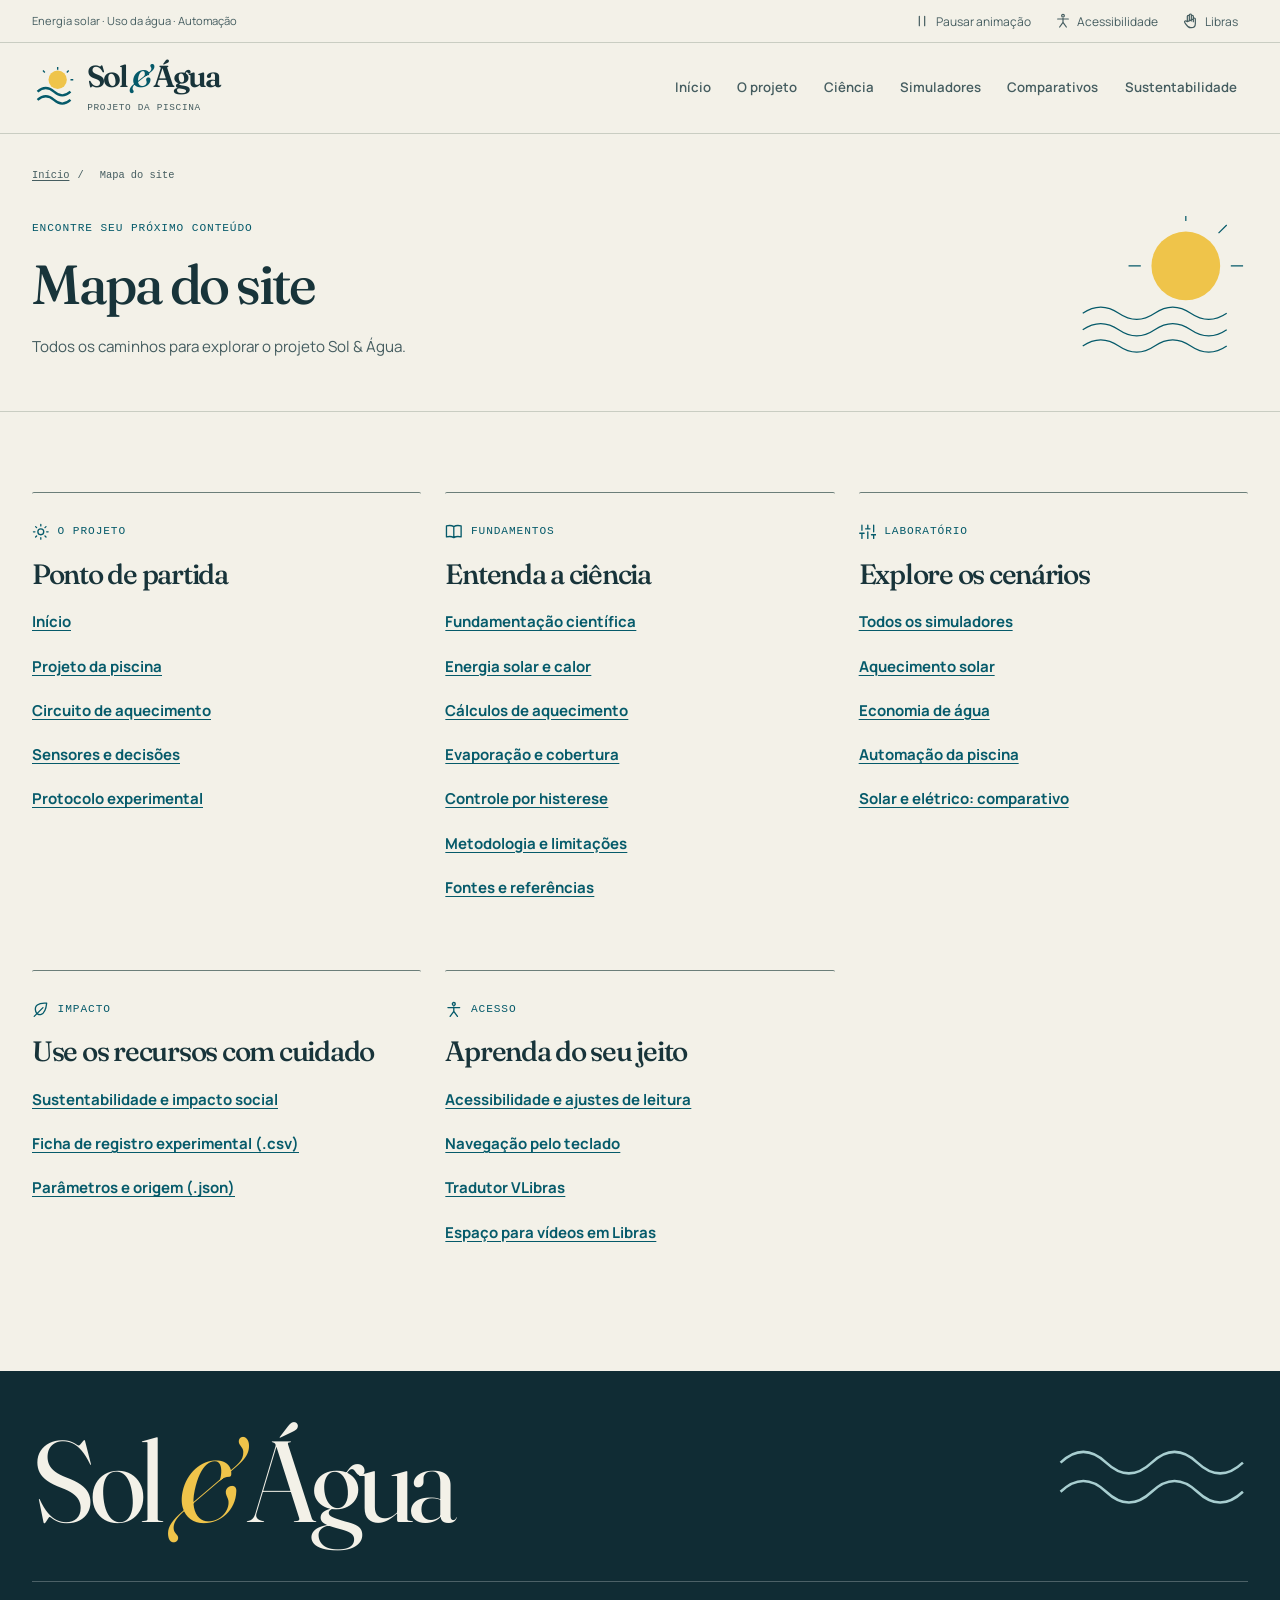
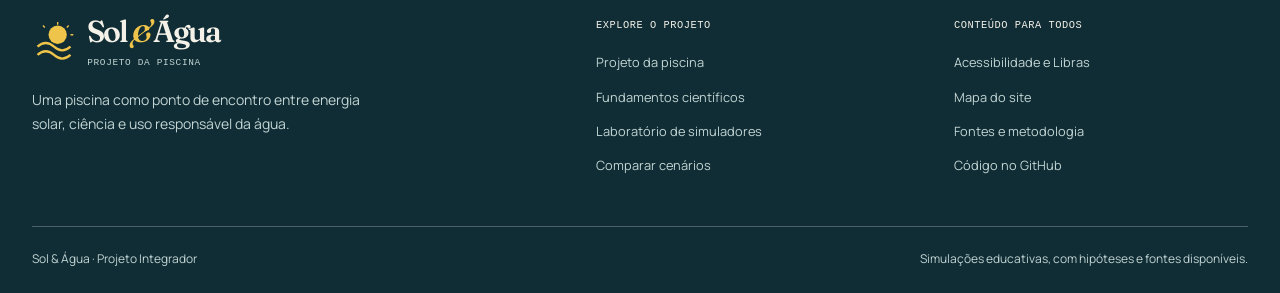
<file: mapa-do-site.html>
<!DOCTYPE html>
<html lang="pt-BR" class="no-js"><head><meta charset="utf-8"><meta name="viewport" content="width=device-width, initial-scale=1"><meta name="description" content="Encontre todas as páginas e seções do projeto Sol e Água: piscina, ciência, simuladores, comparativos, sustentabilidade e acessibilidade."><meta name="theme-color" content="#f3f1e8"><title>Mapa do site | Sol &amp; Água</title><link rel="icon" href="assets/imagens/favicon.svg" type="image/svg+xml"><link rel="canonical" href="https://ryan20014737472.github.io/Projeto-integrador-1.2/mapa-do-site.html"><link rel="preload" href="assets/fontes/Fraunces.woff2" as="font" type="font/woff2" crossorigin><script src="assets/js/preferencias.js"></script><link rel="stylesheet" href="assets/css/estilos.css"><script src="assets/js/principal.js" defer></script><script src="assets/js/visual.js" defer></script></head>
<body><a href="#conteudo" class="skip-link">Pular para o conteúdo</a>
  <div class="utility-bar" role="region" aria-label="Recursos de acesso"><div class="container utility-inner"><p>Energia solar · Uso da água · Automação</p><div class="utility-actions js-only"><button type="button" class="utility-button motion-utility" data-toggle-motion aria-pressed="false"><svg class="icon " viewBox="0 0 24 24" fill="none" stroke="currentColor" stroke-width="1.8" stroke-linecap="round" stroke-linejoin="round" aria-hidden="true" focusable="false"><path d="M8 5v14M16 5v14"/></svg><span data-motion-label>Pausar animação</span></button><button type="button" class="utility-button" data-open-accessibility aria-haspopup="dialog"><svg class="icon " viewBox="0 0 24 24" fill="none" stroke="currentColor" stroke-width="1.8" stroke-linecap="round" stroke-linejoin="round" aria-hidden="true" focusable="false"><circle cx="12" cy="4" r="2"/><path d="M4 9h16m-8-1v7m0-1-5 7m5-7 5 7"/></svg><span>Acessibilidade</span></button><button type="button" class="utility-button" data-libras><svg class="icon " viewBox="0 0 24 24" fill="none" stroke="currentColor" stroke-width="1.8" stroke-linecap="round" stroke-linejoin="round" aria-hidden="true" focusable="false"><path d="M8 13V5a1.5 1.5 0 0 1 3 0v7M11 5V3a1.5 1.5 0 0 1 3 0v9m0-7a1.5 1.5 0 0 1 3 0v8m0-4a1.5 1.5 0 0 1 3 0v7c0 4-3 6-6 6h-1c-3 0-5-2-7-5l-2-3a1.5 1.5 0 0 1 2-2l2 1Z"/></svg><span class="libras-label" data-libras-label>Libras</span></button></div></div></div>
  <header class="site-header"><div class="container header-inner"><a class="brand" href="index.html" aria-label="Sol e Água — início"><svg class="brand-mark" viewBox="0 0 48 48" aria-hidden="true" focusable="false"><circle cx="28" cy="15" r="10" fill="var(--sun)"/><path d="M6 28q9-8 18 0t18 0M6 37q9-8 18 0t18 0" fill="none" stroke="currentColor" stroke-width="2.5"/><path d="M28 1v3m14 11h3M14 7l-2-2m28 0-2 2" fill="none" stroke="currentColor" stroke-width="1.5"/></svg><div><div class="brand-name">Sol <span>&amp;</span> Água</div><span class="brand-caption">PROJETO DA PISCINA</span></div></a><button type="button" class="menu-toggle js-only" aria-label="Abrir menu de navegação" aria-expanded="false" aria-controls="menu-principal"><svg class="icon " viewBox="0 0 24 24" fill="none" stroke="currentColor" stroke-width="1.8" stroke-linecap="round" stroke-linejoin="round" aria-hidden="true" focusable="false"><path d="M4 6h16M4 12h16M4 18h16"/></svg></button><nav class="site-nav" id="menu-principal" aria-label="Navegação principal"><a href="index.html">Início</a><a href="projeto-piscina.html">O projeto</a><a href="ciencia.html">Ciência</a><a href="simuladores.html">Simuladores</a><a href="comparativos.html">Comparativos</a><a href="sustentabilidade.html">Sustentabilidade</a></nav></div><div class="reading-progress" aria-hidden="true"><span data-reading-progress></span></div></header><main id="conteudo" tabindex="-1"><div class="page-heading"><div class="container"><nav class="breadcrumbs" aria-label="Caminho da página"><a href="index.html">Início</a><span aria-hidden="true">/</span><span aria-current="page">Mapa do site</span></nav><div class="page-heading-grid"><div><p class="eyebrow">ENCONTRE SEU PRÓXIMO CONTEÚDO</p><h1>Mapa do site</h1><p class="lead">Todos os caminhos para explorar o projeto Sol &amp; Água.</p></div><svg class="page-emblem" viewBox="0 0 220 180" aria-hidden="true" focusable="false"><circle cx="144" cy="61" r="42" fill="var(--sun)"/><g fill="none" stroke="currentColor" stroke-width="1.5"><path d="M18 119q22-15 44 0t44 0 44 0 44 0M18 139q22-15 44 0t44 0 44 0 44 0M18 159q22-15 44 0t44 0 44 0 44 0"/><path d="M89 61H74m70-55V0m55 61h15m-30-40 10-10"/></g></svg></div></div></div>
  <div class="section"><div class="container"><div class="sitemap-grid"><section class="sitemap-group"><p class="eyebrow"><svg class="icon " viewBox="0 0 24 24" fill="none" stroke="currentColor" stroke-width="1.8" stroke-linecap="round" stroke-linejoin="round" aria-hidden="true" focusable="false"><circle cx="12" cy="12" r="4"/><path d="M12 2v2m0 16v2M2 12h2m16 0h2M4.9 4.9l1.4 1.4m11.4 11.4 1.4 1.4M4.9 19.1l1.4-1.4M17.7 6.3l1.4-1.4"/></svg>O PROJETO</p><h2>Ponto de partida</h2><ul><li><a href="index.html">Início</a></li><li><a href="projeto-piscina.html">Projeto da piscina</a></li><li><a href="projeto-piscina.html#funcionamento">Circuito de aquecimento</a></li><li><a href="projeto-piscina.html#sensores">Sensores e decisões</a></li><li><a href="projeto-piscina.html#experimento">Protocolo experimental</a></li></ul></section><section class="sitemap-group"><p class="eyebrow"><svg class="icon " viewBox="0 0 24 24" fill="none" stroke="currentColor" stroke-width="1.8" stroke-linecap="round" stroke-linejoin="round" aria-hidden="true" focusable="false"><path d="M12 5c-3-2-6-2-10-1v15c4-1 7-1 10 1 3-2 6-2 10-1V4c-4-1-7-1-10 1Zm0 0v15"/></svg>FUNDAMENTOS</p><h2>Entenda a ciência</h2><ul><li><a href="ciencia.html">Fundamentação científica</a></li><li><a href="ciencia.html#energia-solar">Energia solar e calor</a></li><li><a href="ciencia.html#calorimetria">Cálculos de aquecimento</a></li><li><a href="ciencia.html#evaporacao">Evaporação e cobertura</a></li><li><a href="ciencia.html#controle">Controle por histerese</a></li><li><a href="ciencia.html#metodologia">Metodologia e limitações</a></li><li><a href="ciencia.html#referencias">Fontes e referências</a></li></ul></section><section class="sitemap-group"><p class="eyebrow"><svg class="icon " viewBox="0 0 24 24" fill="none" stroke="currentColor" stroke-width="1.8" stroke-linecap="round" stroke-linejoin="round" aria-hidden="true" focusable="false"><path d="M4 21v-7m0-4V3m8 18v-9m0-4V3m8 18v-5m0-4V3M1 14h6m2-6h6m2 8h6"/></svg>LABORATÓRIO</p><h2>Explore os cenários</h2><ul><li><a href="simuladores.html">Todos os simuladores</a></li><li><a href="simuladores.html#aquecimento">Aquecimento solar</a></li><li><a href="simuladores.html#agua">Economia de água</a></li><li><a href="simuladores.html#automacao">Automação da piscina</a></li><li><a href="comparativos.html">Solar e elétrico: comparativo</a></li></ul></section><section class="sitemap-group"><p class="eyebrow"><svg class="icon " viewBox="0 0 24 24" fill="none" stroke="currentColor" stroke-width="1.8" stroke-linecap="round" stroke-linejoin="round" aria-hidden="true" focusable="false"><path d="M20 3C8 2 3 7 5 14s13 8 15-11Z"/><path d="M3 21 15 9"/></svg>IMPACTO</p><h2>Use os recursos com cuidado</h2><ul><li><a href="sustentabilidade.html">Sustentabilidade e impacto social</a></li><li><a href="dados/registro-experimental.csv" download>Ficha de registro experimental (.csv)</a></li><li><a href="dados/parametros.json">Parâmetros e origem (.json)</a></li></ul></section><section class="sitemap-group"><p class="eyebrow"><svg class="icon " viewBox="0 0 24 24" fill="none" stroke="currentColor" stroke-width="1.8" stroke-linecap="round" stroke-linejoin="round" aria-hidden="true" focusable="false"><circle cx="12" cy="4" r="2"/><path d="M4 9h16m-8-1v7m0-1-5 7m5-7 5 7"/></svg>ACESSO</p><h2>Aprenda do seu jeito</h2><ul><li><a href="acessibilidade.html">Acessibilidade e ajustes de leitura</a></li><li><a href="acessibilidade.html#teclado">Navegação pelo teclado</a></li><li><a href="acessibilidade.html#libras">Tradutor VLibras</a></li><li><a href="acessibilidade.html#titulo-videos">Espaço para vídeos em Libras</a></li></ul></section></div></div></div></main><footer class="site-footer"><div class="container"><div class="footer-signature" aria-hidden="true"><span>Sol <em>&amp;</em> Água</span><svg viewBox="0 0 150 70" focusable="false"><path d="M2 21q18-17 36 0t36 0 36 0 36 0M2 44q18-17 36 0t36 0 36 0 36 0" fill="none" stroke="currentColor" stroke-width="2"/></svg></div><div class="footer-grid"><div class="footer-about"><a class="brand" href="index.html" aria-label="Sol e Água — início"><svg class="brand-mark" viewBox="0 0 48 48" aria-hidden="true" focusable="false"><circle cx="28" cy="15" r="10" fill="var(--sun)"/><path d="M6 28q9-8 18 0t18 0M6 37q9-8 18 0t18 0" fill="none" stroke="currentColor" stroke-width="2.5"/><path d="M28 1v3m14 11h3M14 7l-2-2m28 0-2 2" fill="none" stroke="currentColor" stroke-width="1.5"/></svg><div><div class="brand-name">Sol <span>&amp;</span> Água</div><span class="brand-caption">PROJETO DA PISCINA</span></div></a><p>Uma piscina como ponto de encontro entre energia solar, ciência e uso responsável da água.</p></div><div><h2>Explore o projeto</h2><ul class="footer-links"><li><a href="projeto-piscina.html">Projeto da piscina</a></li><li><a href="ciencia.html">Fundamentos científicos</a></li><li><a href="simuladores.html">Laboratório de simuladores</a></li><li><a href="comparativos.html">Comparar cenários</a></li></ul></div><div><h2>Conteúdo para todos</h2><ul class="footer-links"><li><a href="acessibilidade.html">Acessibilidade e Libras</a></li><li><a href="mapa-do-site.html">Mapa do site</a></li><li><a href="ciencia.html#referencias">Fontes e metodologia</a></li><li><a href="https://github.com/Ryan20014737472/Projeto-integrador-1.2">Código no GitHub</a></li></ul></div></div><div class="footer-bottom"><span>Sol &amp; Água · Projeto Integrador</span><span>Simulações educativas, com hipóteses e fontes disponíveis.</span></div></div></footer>
  <dialog class="reading-dialog" id="ajustes-leitura" aria-labelledby="titulo-leitura" aria-describedby="descricao-leitura"><div class="dialog-heading"><h2 id="titulo-leitura">Sua forma de ler</h2><form method="dialog"><button class="close-button" aria-label="Fechar ajustes de leitura"><svg class="icon " viewBox="0 0 24 24" fill="none" stroke="currentColor" stroke-width="1.8" stroke-linecap="round" stroke-linejoin="round" aria-hidden="true" focusable="false"><path d="m6 6 12 12M6 18 18 6"/></svg></button></form></div><p class="reading-description" id="descricao-leitura">Ajuste a leitura ao seu conforto. Suas preferências ficam salvas neste navegador.</p><div class="size-row"><strong>Tamanho do texto</strong><div class="size-actions"><button type="button" class="size-button" data-size="-1" aria-label="Diminuir tamanho do texto">A−</button><span class="size-label" data-size-label>100%</span><button type="button" class="size-button" data-size="1" aria-label="Aumentar tamanho do texto">A+</button></div></div>
  <label class="switch-row"><span><strong>Alto contraste</strong><small>Fundo preto, texto branco e destaques amarelos.</small></span><input type="checkbox" data-setting="contraste"></label>
  <label class="switch-row"><span><strong>Fonte OpenDyslexic</strong><small>Uma opção de fonte para sua preferência de leitura.</small></span><input type="checkbox" data-setting="dislexia"></label>
  <label class="switch-row"><span><strong>Espaçamento ampliado</strong><small>Mais espaço entre letras, palavras e linhas.</small></span><input type="checkbox" data-setting="espaco"></label>
  <label class="switch-row"><span><strong>Reduzir movimentos</strong><small>Desativa animações e transições.</small></span><input type="checkbox" data-setting="movimento"></label>
  <div class="button-row"><button type="button" class="button button-secondary button-small" data-reset-reading><svg class="icon " viewBox="0 0 24 24" fill="none" stroke="currentColor" stroke-width="1.8" stroke-linecap="round" stroke-linejoin="round" aria-hidden="true" focusable="false"><path d="M3 10a9 9 0 1 1 1 8M3 3v7h7"/></svg>Restaurar ajustes</button></div><hr><button type="button" class="button button-teal button-small" data-libras><svg class="icon " viewBox="0 0 24 24" fill="none" stroke="currentColor" stroke-width="1.8" stroke-linecap="round" stroke-linejoin="round" aria-hidden="true" focusable="false"><path d="M8 13V5a1.5 1.5 0 0 1 3 0v7M11 5V3a1.5 1.5 0 0 1 3 0v9m0-7a1.5 1.5 0 0 1 3 0v8m0-4a1.5 1.5 0 0 1 3 0v7c0 4-3 6-6 6h-1c-3 0-5-2-7-5l-2-3a1.5 1.5 0 0 1 2-2l2 1Z"/></svg><span data-libras-label>Ativar VLibras</span></button><p class="small" data-libras-status role="status"></p><p class="reading-description"><a href="acessibilidade.html">Conheça todos os recursos de acesso</a></p></dialog>
  <div id="anuncio-global" class="sr-only" role="status" aria-live="polite" aria-atomic="true"></div></body></html>
</file>
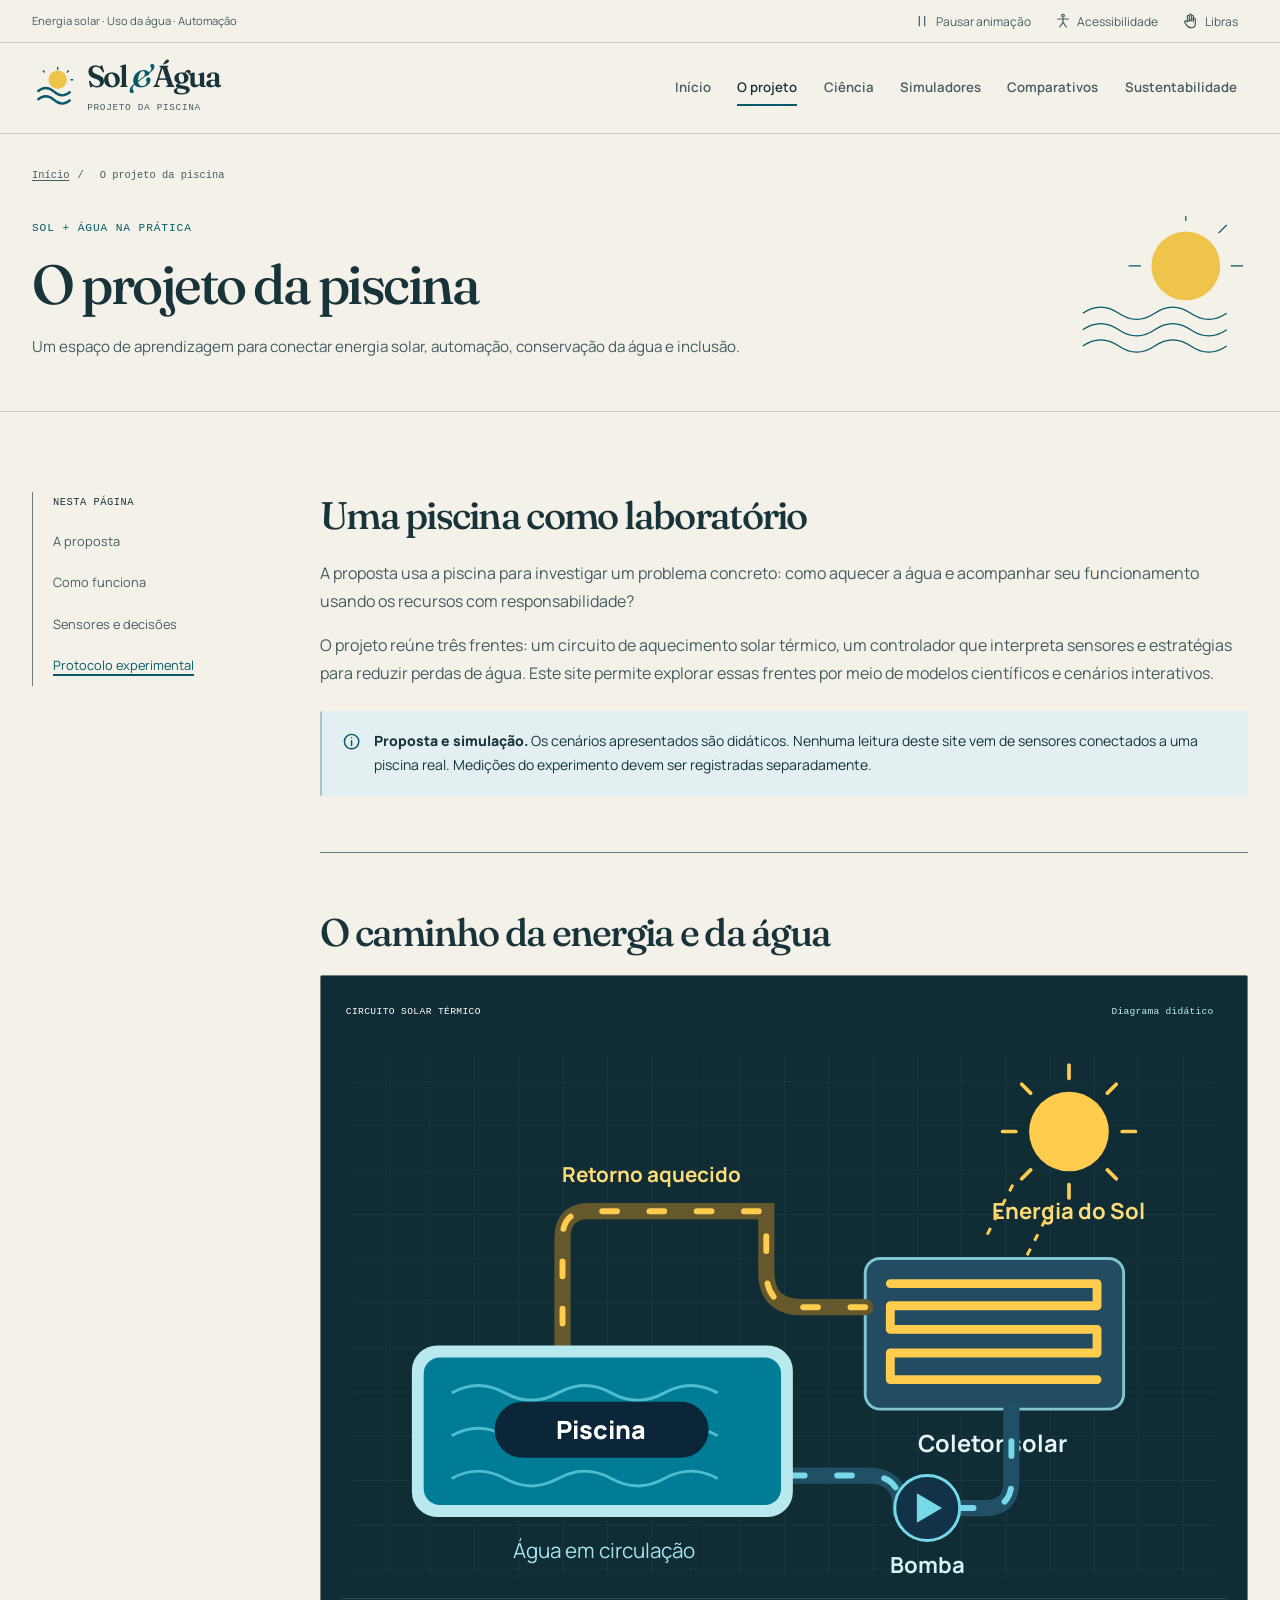
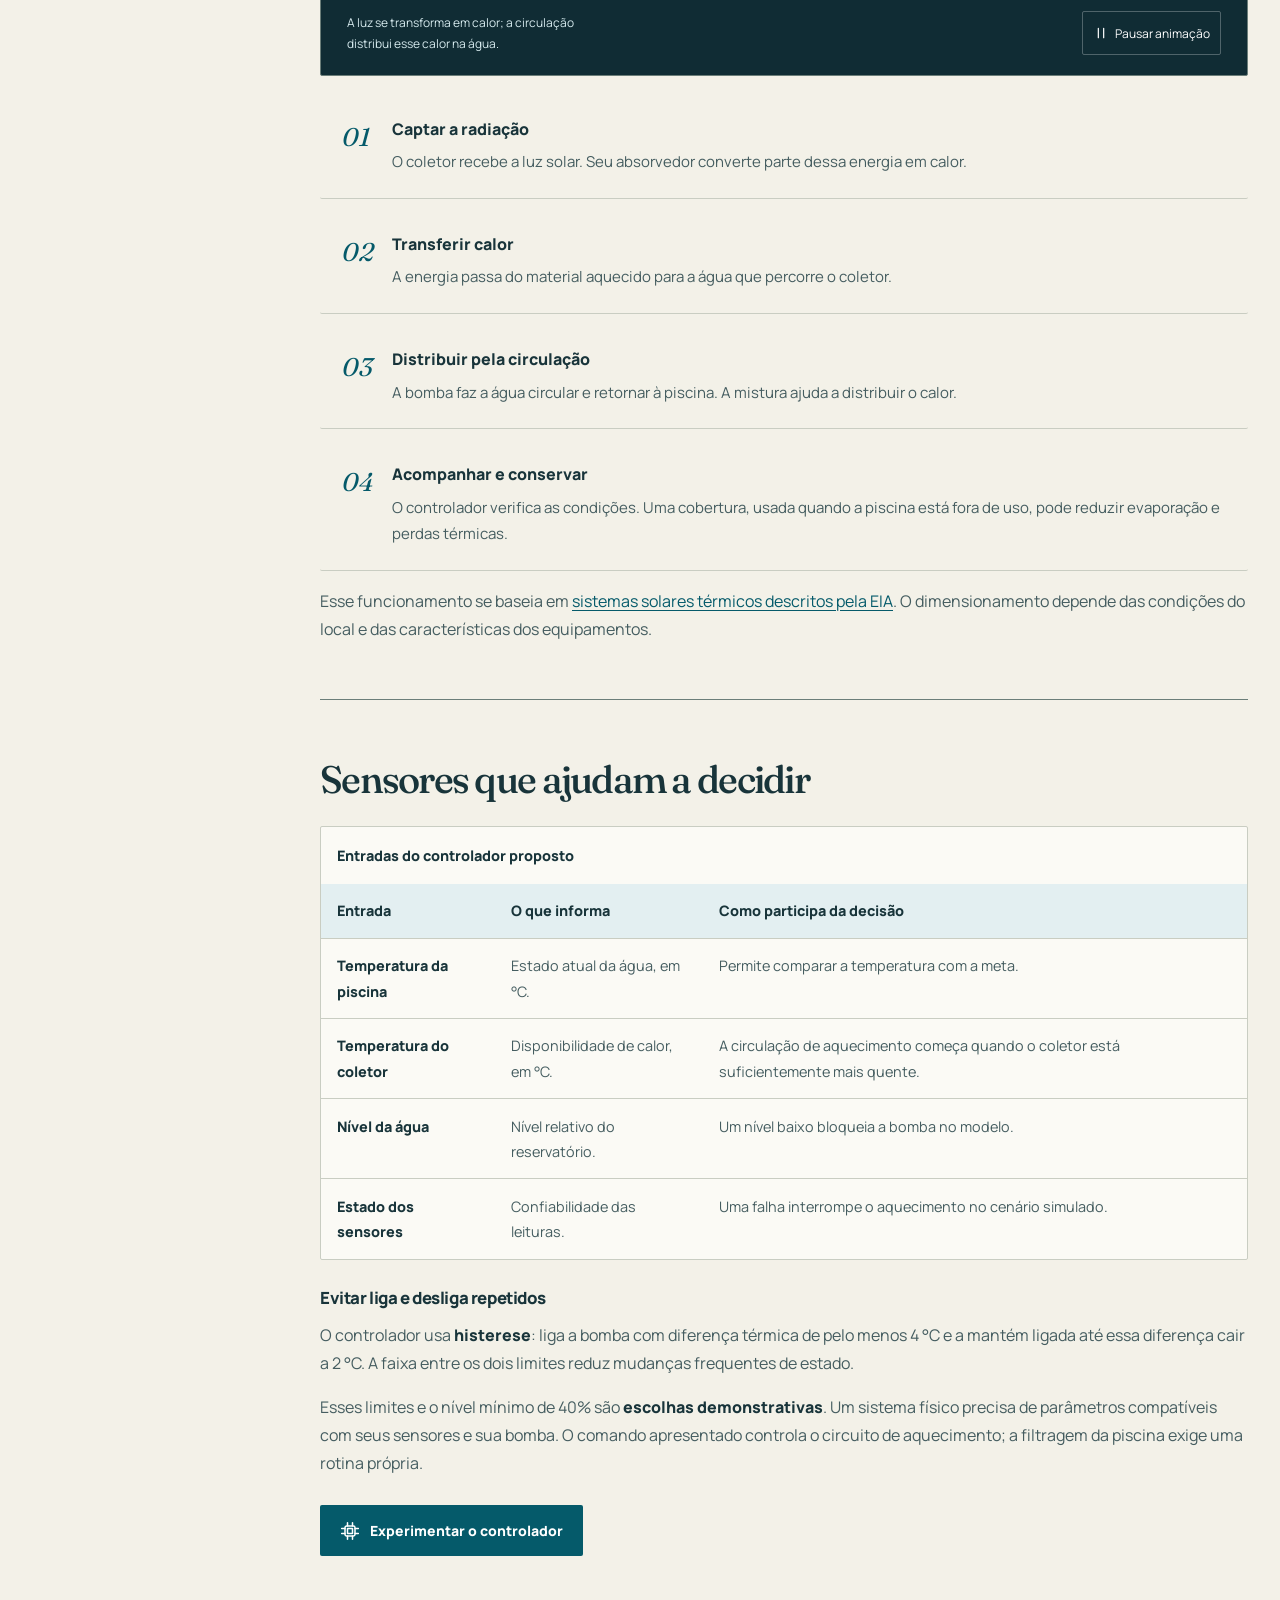
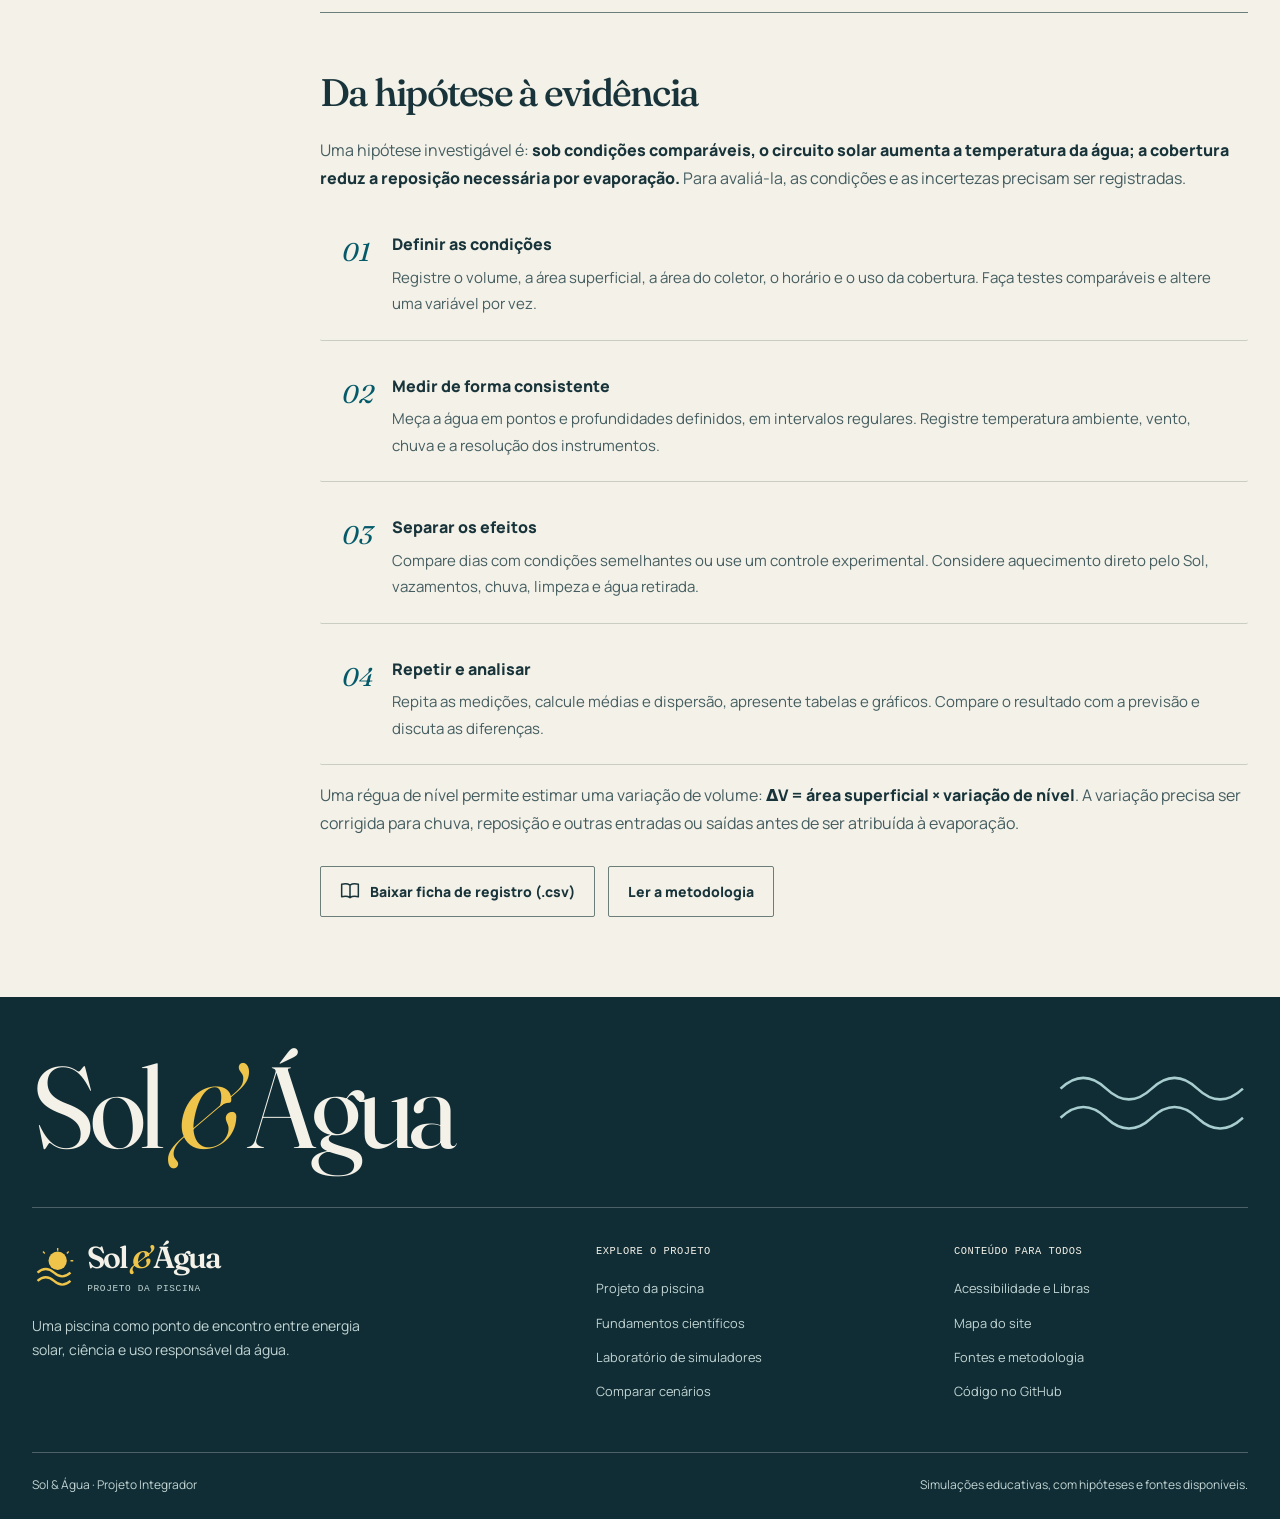
<file: projeto-piscina.html>
<!DOCTYPE html>
<html lang="pt-BR" class="no-js"><head><meta charset="utf-8"><meta name="viewport" content="width=device-width, initial-scale=1"><meta name="description" content="Conheça a proposta de uma piscina sustentável que integra aquecimento solar térmico, automação, uso responsável da água e aprendizagem científica."><meta name="theme-color" content="#f3f1e8"><title>O projeto da piscina | Sol &amp; Água</title><link rel="icon" href="assets/imagens/favicon.svg" type="image/svg+xml"><link rel="canonical" href="https://ryan20014737472.github.io/Projeto-integrador-1.2/projeto-piscina.html"><link rel="preload" href="assets/fontes/Fraunces.woff2" as="font" type="font/woff2" crossorigin><script src="assets/js/preferencias.js"></script><link rel="stylesheet" href="assets/css/estilos.css"><script src="assets/js/principal.js" defer></script><script src="assets/js/visual.js" defer></script></head>
<body><a href="#conteudo" class="skip-link">Pular para o conteúdo</a>
  <div class="utility-bar" role="region" aria-label="Recursos de acesso"><div class="container utility-inner"><p>Energia solar · Uso da água · Automação</p><div class="utility-actions js-only"><button type="button" class="utility-button motion-utility" data-toggle-motion aria-pressed="false"><svg class="icon " viewBox="0 0 24 24" fill="none" stroke="currentColor" stroke-width="1.8" stroke-linecap="round" stroke-linejoin="round" aria-hidden="true" focusable="false"><path d="M8 5v14M16 5v14"/></svg><span data-motion-label>Pausar animação</span></button><button type="button" class="utility-button" data-open-accessibility aria-haspopup="dialog"><svg class="icon " viewBox="0 0 24 24" fill="none" stroke="currentColor" stroke-width="1.8" stroke-linecap="round" stroke-linejoin="round" aria-hidden="true" focusable="false"><circle cx="12" cy="4" r="2"/><path d="M4 9h16m-8-1v7m0-1-5 7m5-7 5 7"/></svg><span>Acessibilidade</span></button><button type="button" class="utility-button" data-libras><svg class="icon " viewBox="0 0 24 24" fill="none" stroke="currentColor" stroke-width="1.8" stroke-linecap="round" stroke-linejoin="round" aria-hidden="true" focusable="false"><path d="M8 13V5a1.5 1.5 0 0 1 3 0v7M11 5V3a1.5 1.5 0 0 1 3 0v9m0-7a1.5 1.5 0 0 1 3 0v8m0-4a1.5 1.5 0 0 1 3 0v7c0 4-3 6-6 6h-1c-3 0-5-2-7-5l-2-3a1.5 1.5 0 0 1 2-2l2 1Z"/></svg><span class="libras-label" data-libras-label>Libras</span></button></div></div></div>
  <header class="site-header"><div class="container header-inner"><a class="brand" href="index.html" aria-label="Sol e Água — início"><svg class="brand-mark" viewBox="0 0 48 48" aria-hidden="true" focusable="false"><circle cx="28" cy="15" r="10" fill="var(--sun)"/><path d="M6 28q9-8 18 0t18 0M6 37q9-8 18 0t18 0" fill="none" stroke="currentColor" stroke-width="2.5"/><path d="M28 1v3m14 11h3M14 7l-2-2m28 0-2 2" fill="none" stroke="currentColor" stroke-width="1.5"/></svg><div><div class="brand-name">Sol <span>&amp;</span> Água</div><span class="brand-caption">PROJETO DA PISCINA</span></div></a><button type="button" class="menu-toggle js-only" aria-label="Abrir menu de navegação" aria-expanded="false" aria-controls="menu-principal"><svg class="icon " viewBox="0 0 24 24" fill="none" stroke="currentColor" stroke-width="1.8" stroke-linecap="round" stroke-linejoin="round" aria-hidden="true" focusable="false"><path d="M4 6h16M4 12h16M4 18h16"/></svg></button><nav class="site-nav" id="menu-principal" aria-label="Navegação principal"><a href="index.html">Início</a><a href="projeto-piscina.html" aria-current="page">O projeto</a><a href="ciencia.html">Ciência</a><a href="simuladores.html">Simuladores</a><a href="comparativos.html">Comparativos</a><a href="sustentabilidade.html">Sustentabilidade</a></nav></div><div class="reading-progress" aria-hidden="true"><span data-reading-progress></span></div></header><main id="conteudo" tabindex="-1"><div class="page-heading"><div class="container"><nav class="breadcrumbs" aria-label="Caminho da página"><a href="index.html">Início</a><span aria-hidden="true">/</span><span aria-current="page">O projeto da piscina</span></nav><div class="page-heading-grid"><div><p class="eyebrow">SOL + ÁGUA NA PRÁTICA</p><h1>O projeto da piscina</h1><p class="lead">Um espaço de aprendizagem para conectar energia solar, automação, conservação da água e inclusão.</p></div><svg class="page-emblem" viewBox="0 0 220 180" aria-hidden="true" focusable="false"><circle cx="144" cy="61" r="42" fill="var(--sun)"/><g fill="none" stroke="currentColor" stroke-width="1.5"><path d="M18 119q22-15 44 0t44 0 44 0 44 0M18 139q22-15 44 0t44 0 44 0 44 0M18 159q22-15 44 0t44 0 44 0 44 0"/><path d="M89 61H74m70-55V0m55 61h15m-30-40 10-10"/></g></svg></div></div></div>
  <div class="section"><div class="container content-grid"><nav class="local-nav" aria-label="Conteúdo desta página"><h2>Nesta página</h2><ul><li><a href="#proposta">A proposta</a></li><li><a href="#funcionamento">Como funciona</a></li><li><a href="#sensores">Sensores e decisões</a></li><li><a href="#experimento">Protocolo experimental</a></li></ul></nav><div class="article-content">
  <section id="proposta"><h2>Uma piscina como laboratório</h2><p>A proposta usa a piscina para investigar um problema concreto: como aquecer a água e acompanhar seu funcionamento usando os recursos com responsabilidade?</p><p>O projeto reúne três frentes: um circuito de aquecimento solar térmico, um controlador que interpreta sensores e estratégias para reduzir perdas de água. Este site permite explorar essas frentes por meio de modelos científicos e cenários interativos.</p><div class="note"><svg class="icon " viewBox="0 0 24 24" fill="none" stroke="currentColor" stroke-width="1.8" stroke-linecap="round" stroke-linejoin="round" aria-hidden="true" focusable="false"><circle cx="12" cy="12" r="9"/><path d="M12 11v6m0-10v.1"/></svg><p><strong>Proposta e simulação.</strong> Os cenários apresentados são didáticos. Nenhuma leitura deste site vem de sensores conectados a uma piscina real. Medições do experimento devem ser registradas separadamente.</p></div></section>
  <section id="funcionamento"><h2>O caminho da energia e da água</h2><figure class="hero-diagram dark" data-diagram>
    <div class="diagram-top"><span>CIRCUITO SOLAR TÉRMICO</span><span class="diagram-badge">Diagrama didático</span></div>
    <svg class="pool-diagram" viewBox="0 0 600 380" role="img" aria-labelledby="projeto-titulo projeto-desc">
      <title id="projeto-titulo">Como o Sol aquece a água da piscina</title>
      <desc id="projeto-desc">A bomba retira água da piscina e a envia ao coletor solar. A radiação aquece o coletor, que transfere calor à água. A água retorna à piscina. Linhas azuis representam o trajeto de ida; linhas amarelas, o retorno aquecido.</desc>
      <defs><pattern id="projeto-grid" width="30" height="30" patternUnits="userSpaceOnUse"><path d="M30 0H0V30" fill="none" stroke="#335269" stroke-width=".6" opacity=".5"/></pattern></defs>
      <rect x="8" y="12" width="584" height="355" rx="12" fill="url(#projeto-grid)"/>
      <g class="sun-rays" stroke="#ffcc4d" stroke-width="2.5" stroke-linecap="round"><path d="M493 19v9m0 72v9m-45-45h9m72 0h9m-77-32 6 6m52 52 6 6m-64 0 6-6m52-52 6-6"/></g>
      <circle cx="493" cy="64" r="27" fill="#ffcc4d"/>
      <text x="493" y="123" text-anchor="middle" fill="#ffdc7a" font-size="15" font-weight="700">Energia do Sol</text>
      <path d="m455 100-18 35m45-21-18 35" stroke="#ffcc4d" stroke-width="2" stroke-dasharray="5 6" class="thermal-pulse"/>
      <rect x="355" y="150" width="175" height="102" rx="10" fill="#234b61" stroke="#80c5d1" stroke-width="2"/>
      <path d="M372 167h140v15H372v16h140v16H372v18h140" fill="none" stroke="#ffcc4d" stroke-width="6" stroke-linecap="round" stroke-linejoin="round"/>
      <text x="441" y="281" text-anchor="middle" fill="#e4f4f8" font-size="16" font-weight="700">Coletor solar</text>
      <path d="M304 297h53q22 0 22 22h57q18 0 18-18v-49" fill="none" stroke="#214f65" stroke-width="11" stroke-linecap="round"/>
      <path d="M304 297h53q22 0 22 22h57q18 0 18-18v-49" fill="none" stroke="#76d8e8" stroke-width="4" stroke-linecap="round" class="flow-line"/>
      <path d="M355 183h-43q-24 0-24-24v-41H168q-18 0-18 18v75" fill="none" stroke="#65582d" stroke-width="11" stroke-linecap="round"/>
      <path d="M355 183h-43q-24 0-24-24v-41H168q-18 0-18 18v75" fill="none" stroke="#ffcc4d" stroke-width="4" stroke-linecap="round" class="flow-line"/>
      <text x="210" y="98" text-anchor="middle" fill="#ffdc7a" font-size="14" font-weight="700">Retorno aquecido</text>
      <rect x="48" y="209" width="258" height="116" rx="17" fill="#b7e9ee"/>
      <rect x="56" y="217" width="242" height="100" rx="11" fill="#007c96"/>
      <path d="M75 241q18-10 36 0t36 0t36 0t36 0t36 0M75 270q18-10 36 0t36 0t36 0t36 0t36 0M75 299q18-10 36 0t36 0t36 0t36 0t36 0" fill="none" stroke="#7ae1eb" stroke-width="2" opacity=".65"/>
      <rect x="104" y="247" width="145" height="38" rx="19" fill="#0b2638"/>
      <text x="176" y="272" text-anchor="middle" fill="#fff" font-size="17" font-weight="800">Piscina</text>
      <circle cx="397" cy="319" r="22" fill="#123247" stroke="#76d8e8" stroke-width="2"/>
      <path d="m390 309 17 10-17 10Z" fill="#76d8e8"/>
      <text x="397" y="363" text-anchor="middle" fill="#d6f4f8" font-size="15" font-weight="700">Bomba</text>
      <text x="178" y="353" text-anchor="middle" fill="#a5e4ee" font-size="14">Água em circulação</text>
    </svg>
    <div class="diagram-footer"><figcaption>A luz se transforma em calor; a circulação distribui esse calor na água.</figcaption><button type="button" class="diagram-control js-only" data-toggle-motion aria-pressed="false"><svg class="icon " viewBox="0 0 24 24" fill="none" stroke="currentColor" stroke-width="1.8" stroke-linecap="round" stroke-linejoin="round" aria-hidden="true" focusable="false"><path d="M8 5v14M16 5v14"/></svg><span data-motion-label>Pausar animação</span></button></div>
  </figure><ol class="steps"><li><strong>Captar a radiação</strong><p>O coletor recebe a luz solar. Seu absorvedor converte parte dessa energia em calor.</p></li><li><strong>Transferir calor</strong><p>A energia passa do material aquecido para a água que percorre o coletor.</p></li><li><strong>Distribuir pela circulação</strong><p>A bomba faz a água circular e retornar à piscina. A mistura ajuda a distribuir o calor.</p></li><li><strong>Acompanhar e conservar</strong><p>O controlador verifica as condições. Uma cobertura, usada quando a piscina está fora de uso, pode reduzir evaporação e perdas térmicas.</p></li></ol><p>Esse funcionamento se baseia em <a href="https://www.eia.gov/energyexplained/solar/solar-thermal-collectors.php">sistemas solares térmicos descritos pela EIA</a>. O dimensionamento depende das condições do local e das características dos equipamentos.</p></section>
  <section id="sensores"><h2>Sensores que ajudam a decidir</h2><div class="table-wrap" role="region" aria-label="Função dos sensores" tabindex="0"><table><caption>Entradas do controlador proposto</caption><thead><tr><th scope="col">Entrada</th><th scope="col">O que informa</th><th scope="col">Como participa da decisão</th></tr></thead><tbody><tr><th scope="row">Temperatura da piscina</th><td>Estado atual da água, em °C.</td><td>Permite comparar a temperatura com a meta.</td></tr><tr><th scope="row">Temperatura do coletor</th><td>Disponibilidade de calor, em °C.</td><td>A circulação de aquecimento começa quando o coletor está suficientemente mais quente.</td></tr><tr><th scope="row">Nível da água</th><td>Nível relativo do reservatório.</td><td>Um nível baixo bloqueia a bomba no modelo.</td></tr><tr><th scope="row">Estado dos sensores</th><td>Confiabilidade das leituras.</td><td>Uma falha interrompe o aquecimento no cenário simulado.</td></tr></tbody></table></div><h3>Evitar liga e desliga repetidos</h3><p>O controlador usa <strong>histerese</strong>: liga a bomba com diferença térmica de pelo menos 4 °C e a mantém ligada até essa diferença cair a 2 °C. A faixa entre os dois limites reduz mudanças frequentes de estado.</p><p>Esses limites e o nível mínimo de 40% são <strong>escolhas demonstrativas</strong>. Um sistema físico precisa de parâmetros compatíveis com seus sensores e sua bomba. O comando apresentado controla o circuito de aquecimento; a filtragem da piscina exige uma rotina própria.</p><div class="button-row"><a href="simuladores.html#automacao" class="button button-teal"><svg class="icon " viewBox="0 0 24 24" fill="none" stroke="currentColor" stroke-width="1.8" stroke-linecap="round" stroke-linejoin="round" aria-hidden="true" focusable="false"><rect x="6" y="6" width="12" height="12" rx="2"/><path d="M9 2v4m6-4v4M9 18v4m6-4v4M2 9h4m-4 6h4m12-6h4m-4 6h4M9 9h6v6H9z"/></svg>Experimentar o controlador</a></div></section>
  <section id="experimento"><h2>Da hipótese à evidência</h2><p>Uma hipótese investigável é: <strong>sob condições comparáveis, o circuito solar aumenta a temperatura da água; a cobertura reduz a reposição necessária por evaporação.</strong> Para avaliá-la, as condições e as incertezas precisam ser registradas.</p><ol class="steps"><li><strong>Definir as condições</strong><p>Registre o volume, a área superficial, a área do coletor, o horário e o uso da cobertura. Faça testes comparáveis e altere uma variável por vez.</p></li><li><strong>Medir de forma consistente</strong><p>Meça a água em pontos e profundidades definidos, em intervalos regulares. Registre temperatura ambiente, vento, chuva e a resolução dos instrumentos.</p></li><li><strong>Separar os efeitos</strong><p>Compare dias com condições semelhantes ou use um controle experimental. Considere aquecimento direto pelo Sol, vazamentos, chuva, limpeza e água retirada.</p></li><li><strong>Repetir e analisar</strong><p>Repita as medições, calcule médias e dispersão, apresente tabelas e gráficos. Compare o resultado com a previsão e discuta as diferenças.</p></li></ol><p>Uma régua de nível permite estimar uma variação de volume: <strong>ΔV = área superficial × variação de nível</strong>. A variação precisa ser corrigida para chuva, reposição e outras entradas ou saídas antes de ser atribuída à evaporação.</p><div class="button-row"><a class="button button-secondary" href="dados/registro-experimental.csv" download><svg class="icon " viewBox="0 0 24 24" fill="none" stroke="currentColor" stroke-width="1.8" stroke-linecap="round" stroke-linejoin="round" aria-hidden="true" focusable="false"><path d="M12 5c-3-2-6-2-10-1v15c4-1 7-1 10 1 3-2 6-2 10-1V4c-4-1-7-1-10 1Zm0 0v15"/></svg>Baixar ficha de registro (.csv)</a><a class="button button-secondary" href="ciencia.html#metodologia">Ler a metodologia</a></div></section>
  </div></div></div></main><footer class="site-footer"><div class="container"><div class="footer-signature" aria-hidden="true"><span>Sol <em>&amp;</em> Água</span><svg viewBox="0 0 150 70" focusable="false"><path d="M2 21q18-17 36 0t36 0 36 0 36 0M2 44q18-17 36 0t36 0 36 0 36 0" fill="none" stroke="currentColor" stroke-width="2"/></svg></div><div class="footer-grid"><div class="footer-about"><a class="brand" href="index.html" aria-label="Sol e Água — início"><svg class="brand-mark" viewBox="0 0 48 48" aria-hidden="true" focusable="false"><circle cx="28" cy="15" r="10" fill="var(--sun)"/><path d="M6 28q9-8 18 0t18 0M6 37q9-8 18 0t18 0" fill="none" stroke="currentColor" stroke-width="2.5"/><path d="M28 1v3m14 11h3M14 7l-2-2m28 0-2 2" fill="none" stroke="currentColor" stroke-width="1.5"/></svg><div><div class="brand-name">Sol <span>&amp;</span> Água</div><span class="brand-caption">PROJETO DA PISCINA</span></div></a><p>Uma piscina como ponto de encontro entre energia solar, ciência e uso responsável da água.</p></div><div><h2>Explore o projeto</h2><ul class="footer-links"><li><a href="projeto-piscina.html">Projeto da piscina</a></li><li><a href="ciencia.html">Fundamentos científicos</a></li><li><a href="simuladores.html">Laboratório de simuladores</a></li><li><a href="comparativos.html">Comparar cenários</a></li></ul></div><div><h2>Conteúdo para todos</h2><ul class="footer-links"><li><a href="acessibilidade.html">Acessibilidade e Libras</a></li><li><a href="mapa-do-site.html">Mapa do site</a></li><li><a href="ciencia.html#referencias">Fontes e metodologia</a></li><li><a href="https://github.com/Ryan20014737472/Projeto-integrador-1.2">Código no GitHub</a></li></ul></div></div><div class="footer-bottom"><span>Sol &amp; Água · Projeto Integrador</span><span>Simulações educativas, com hipóteses e fontes disponíveis.</span></div></div></footer>
  <dialog class="reading-dialog" id="ajustes-leitura" aria-labelledby="titulo-leitura" aria-describedby="descricao-leitura"><div class="dialog-heading"><h2 id="titulo-leitura">Sua forma de ler</h2><form method="dialog"><button class="close-button" aria-label="Fechar ajustes de leitura"><svg class="icon " viewBox="0 0 24 24" fill="none" stroke="currentColor" stroke-width="1.8" stroke-linecap="round" stroke-linejoin="round" aria-hidden="true" focusable="false"><path d="m6 6 12 12M6 18 18 6"/></svg></button></form></div><p class="reading-description" id="descricao-leitura">Ajuste a leitura ao seu conforto. Suas preferências ficam salvas neste navegador.</p><div class="size-row"><strong>Tamanho do texto</strong><div class="size-actions"><button type="button" class="size-button" data-size="-1" aria-label="Diminuir tamanho do texto">A−</button><span class="size-label" data-size-label>100%</span><button type="button" class="size-button" data-size="1" aria-label="Aumentar tamanho do texto">A+</button></div></div>
  <label class="switch-row"><span><strong>Alto contraste</strong><small>Fundo preto, texto branco e destaques amarelos.</small></span><input type="checkbox" data-setting="contraste"></label>
  <label class="switch-row"><span><strong>Fonte OpenDyslexic</strong><small>Uma opção de fonte para sua preferência de leitura.</small></span><input type="checkbox" data-setting="dislexia"></label>
  <label class="switch-row"><span><strong>Espaçamento ampliado</strong><small>Mais espaço entre letras, palavras e linhas.</small></span><input type="checkbox" data-setting="espaco"></label>
  <label class="switch-row"><span><strong>Reduzir movimentos</strong><small>Desativa animações e transições.</small></span><input type="checkbox" data-setting="movimento"></label>
  <div class="button-row"><button type="button" class="button button-secondary button-small" data-reset-reading><svg class="icon " viewBox="0 0 24 24" fill="none" stroke="currentColor" stroke-width="1.8" stroke-linecap="round" stroke-linejoin="round" aria-hidden="true" focusable="false"><path d="M3 10a9 9 0 1 1 1 8M3 3v7h7"/></svg>Restaurar ajustes</button></div><hr><button type="button" class="button button-teal button-small" data-libras><svg class="icon " viewBox="0 0 24 24" fill="none" stroke="currentColor" stroke-width="1.8" stroke-linecap="round" stroke-linejoin="round" aria-hidden="true" focusable="false"><path d="M8 13V5a1.5 1.5 0 0 1 3 0v7M11 5V3a1.5 1.5 0 0 1 3 0v9m0-7a1.5 1.5 0 0 1 3 0v8m0-4a1.5 1.5 0 0 1 3 0v7c0 4-3 6-6 6h-1c-3 0-5-2-7-5l-2-3a1.5 1.5 0 0 1 2-2l2 1Z"/></svg><span data-libras-label>Ativar VLibras</span></button><p class="small" data-libras-status role="status"></p><p class="reading-description"><a href="acessibilidade.html">Conheça todos os recursos de acesso</a></p></dialog>
  <div id="anuncio-global" class="sr-only" role="status" aria-live="polite" aria-atomic="true"></div></body></html>
</file>
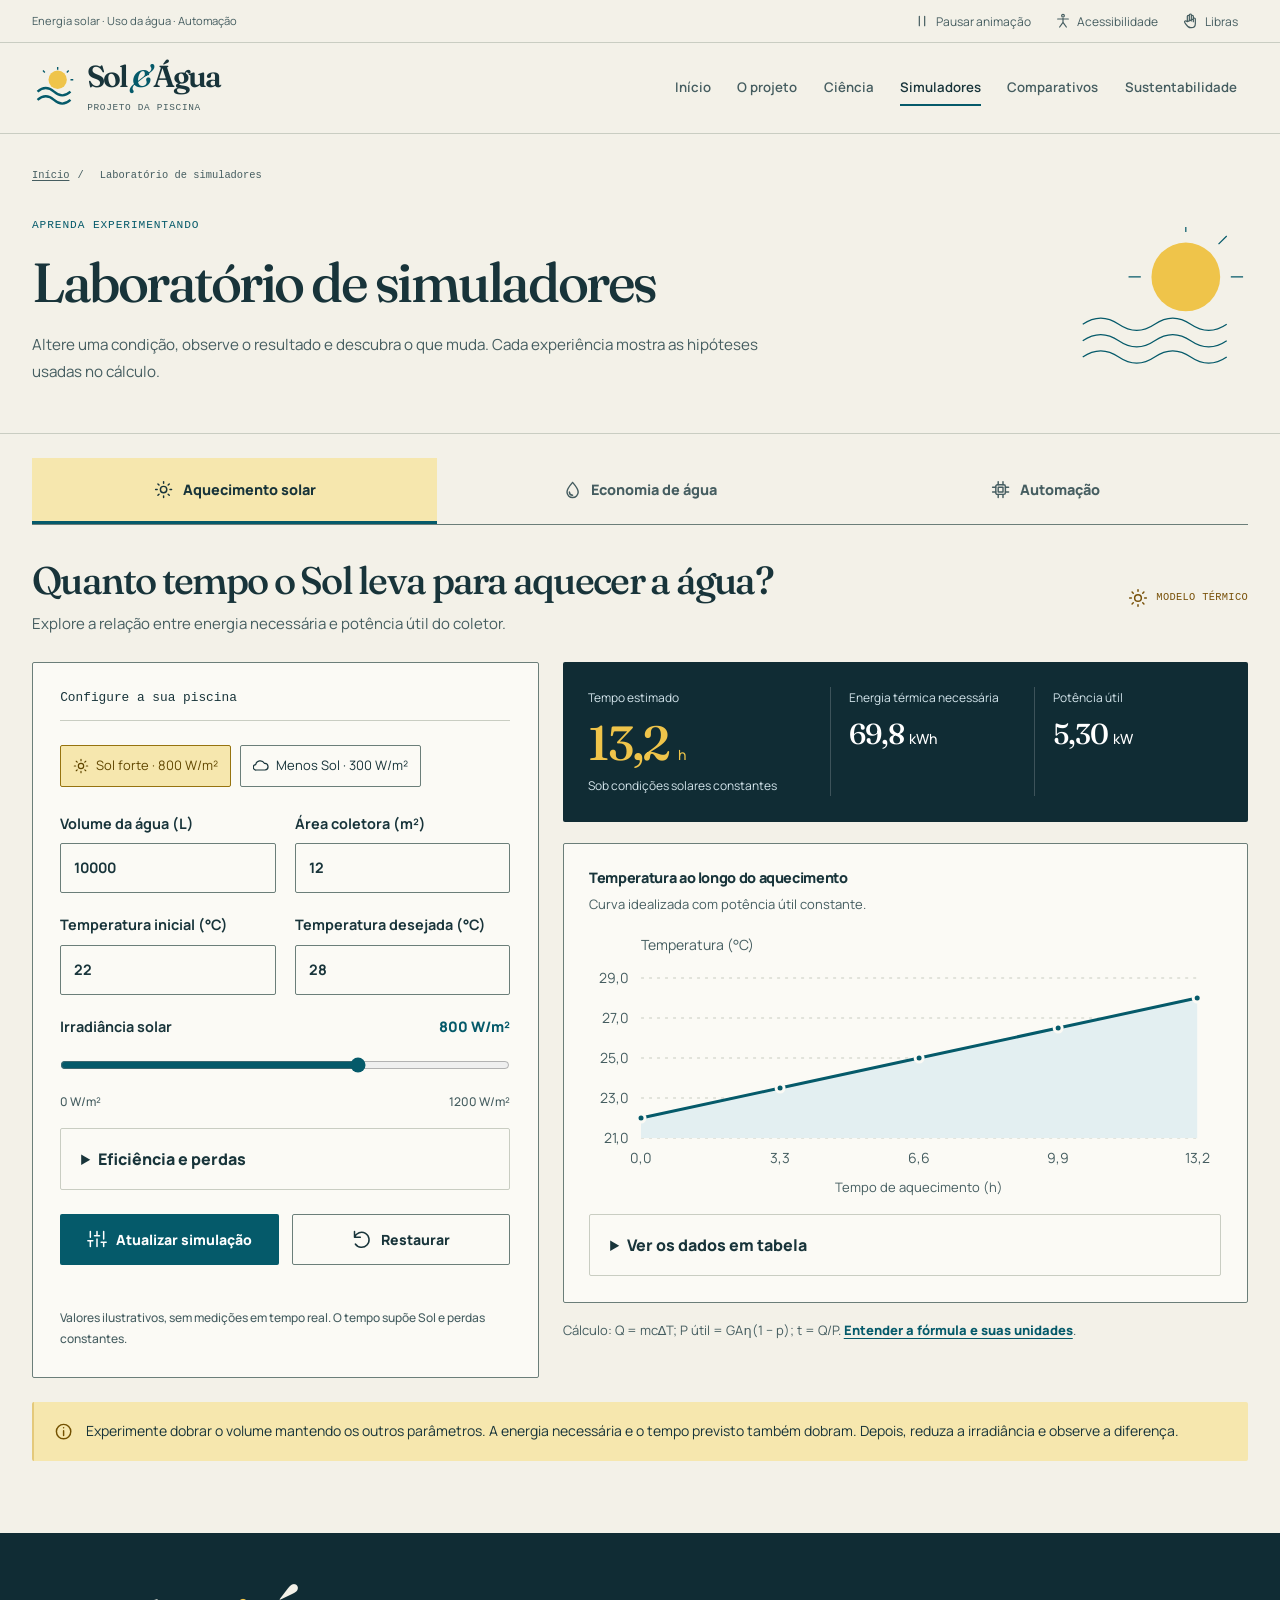
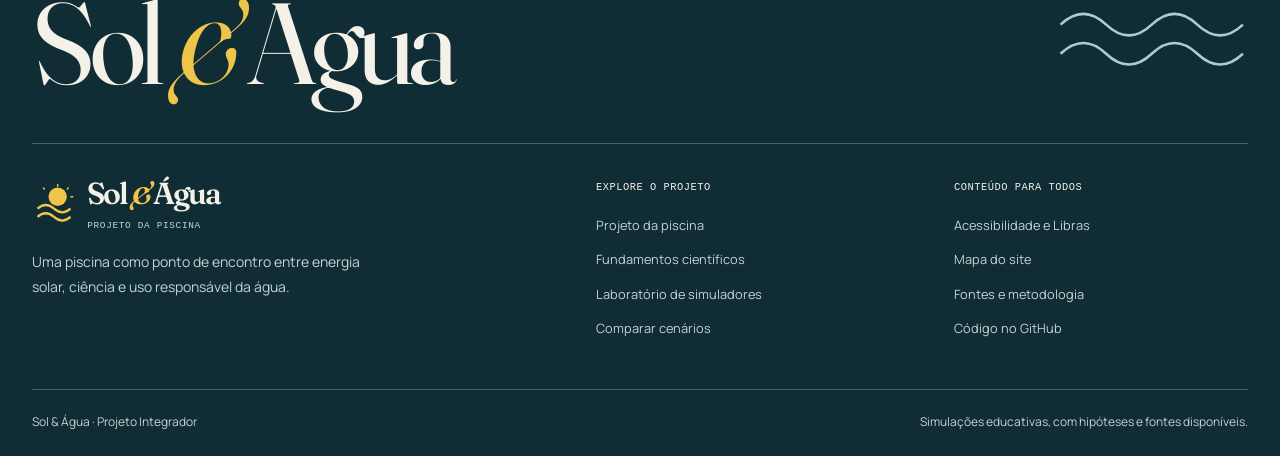
<file: simuladores.html>
<!DOCTYPE html>
<html lang="pt-BR" class="no-js"><head><meta charset="utf-8"><meta name="viewport" content="width=device-width, initial-scale=1"><meta name="description" content="Simule o aquecimento solar da piscina, a economia de água com cobertura e as decisões de um controlador com sensores e histerese."><meta name="theme-color" content="#f3f1e8"><title>Laboratório de simuladores | Sol &amp; Água</title><link rel="icon" href="assets/imagens/favicon.svg" type="image/svg+xml"><link rel="canonical" href="https://ryan20014737472.github.io/Projeto-integrador-1.2/simuladores.html"><link rel="preload" href="assets/fontes/Fraunces.woff2" as="font" type="font/woff2" crossorigin><script src="assets/js/preferencias.js"></script><link rel="stylesheet" href="assets/css/estilos.css"><script src="assets/js/principal.js" defer></script><script src="assets/js/visual.js" defer></script><script src="assets/js/modelos.js" defer></script><script src="assets/js/simuladores.js" defer></script></head>
<body><a href="#conteudo" class="skip-link">Pular para o conteúdo</a>
  <div class="utility-bar" role="region" aria-label="Recursos de acesso"><div class="container utility-inner"><p>Energia solar · Uso da água · Automação</p><div class="utility-actions js-only"><button type="button" class="utility-button motion-utility" data-toggle-motion aria-pressed="false"><svg class="icon " viewBox="0 0 24 24" fill="none" stroke="currentColor" stroke-width="1.8" stroke-linecap="round" stroke-linejoin="round" aria-hidden="true" focusable="false"><path d="M8 5v14M16 5v14"/></svg><span data-motion-label>Pausar animação</span></button><button type="button" class="utility-button" data-open-accessibility aria-haspopup="dialog"><svg class="icon " viewBox="0 0 24 24" fill="none" stroke="currentColor" stroke-width="1.8" stroke-linecap="round" stroke-linejoin="round" aria-hidden="true" focusable="false"><circle cx="12" cy="4" r="2"/><path d="M4 9h16m-8-1v7m0-1-5 7m5-7 5 7"/></svg><span>Acessibilidade</span></button><button type="button" class="utility-button" data-libras><svg class="icon " viewBox="0 0 24 24" fill="none" stroke="currentColor" stroke-width="1.8" stroke-linecap="round" stroke-linejoin="round" aria-hidden="true" focusable="false"><path d="M8 13V5a1.5 1.5 0 0 1 3 0v7M11 5V3a1.5 1.5 0 0 1 3 0v9m0-7a1.5 1.5 0 0 1 3 0v8m0-4a1.5 1.5 0 0 1 3 0v7c0 4-3 6-6 6h-1c-3 0-5-2-7-5l-2-3a1.5 1.5 0 0 1 2-2l2 1Z"/></svg><span class="libras-label" data-libras-label>Libras</span></button></div></div></div>
  <header class="site-header"><div class="container header-inner"><a class="brand" href="index.html" aria-label="Sol e Água — início"><svg class="brand-mark" viewBox="0 0 48 48" aria-hidden="true" focusable="false"><circle cx="28" cy="15" r="10" fill="var(--sun)"/><path d="M6 28q9-8 18 0t18 0M6 37q9-8 18 0t18 0" fill="none" stroke="currentColor" stroke-width="2.5"/><path d="M28 1v3m14 11h3M14 7l-2-2m28 0-2 2" fill="none" stroke="currentColor" stroke-width="1.5"/></svg><div><div class="brand-name">Sol <span>&amp;</span> Água</div><span class="brand-caption">PROJETO DA PISCINA</span></div></a><button type="button" class="menu-toggle js-only" aria-label="Abrir menu de navegação" aria-expanded="false" aria-controls="menu-principal"><svg class="icon " viewBox="0 0 24 24" fill="none" stroke="currentColor" stroke-width="1.8" stroke-linecap="round" stroke-linejoin="round" aria-hidden="true" focusable="false"><path d="M4 6h16M4 12h16M4 18h16"/></svg></button><nav class="site-nav" id="menu-principal" aria-label="Navegação principal"><a href="index.html">Início</a><a href="projeto-piscina.html">O projeto</a><a href="ciencia.html">Ciência</a><a href="simuladores.html" aria-current="page">Simuladores</a><a href="comparativos.html">Comparativos</a><a href="sustentabilidade.html">Sustentabilidade</a></nav></div><div class="reading-progress" aria-hidden="true"><span data-reading-progress></span></div></header><main id="conteudo" tabindex="-1"><div class="page-heading"><div class="container"><nav class="breadcrumbs" aria-label="Caminho da página"><a href="index.html">Início</a><span aria-hidden="true">/</span><span aria-current="page">Laboratório de simuladores</span></nav><div class="page-heading-grid"><div><p class="eyebrow">APRENDA EXPERIMENTANDO</p><h1>Laboratório de simuladores</h1><p class="lead">Altere uma condição, observe o resultado e descubra o que muda. Cada experiência mostra as hipóteses usadas no cálculo.</p></div><svg class="page-emblem" viewBox="0 0 220 180" aria-hidden="true" focusable="false"><circle cx="144" cy="61" r="42" fill="var(--sun)"/><g fill="none" stroke="currentColor" stroke-width="1.5"><path d="M18 119q22-15 44 0t44 0 44 0 44 0M18 139q22-15 44 0t44 0 44 0 44 0M18 159q22-15 44 0t44 0 44 0 44 0"/><path d="M89 61H74m70-55V0m55 61h15m-30-40 10-10"/></g></svg></div></div></div>
  <div class="simulator-section"><div class="container"><noscript><div class="note"><svg class="icon " viewBox="0 0 24 24" fill="none" stroke="currentColor" stroke-width="1.8" stroke-linecap="round" stroke-linejoin="round" aria-hidden="true" focusable="false"><circle cx="12" cy="12" r="9"/><path d="M12 11v6m0-10v.1"/></svg><p>Os simuladores precisam de JavaScript. Você pode consultar os exemplos calculados e todas as fórmulas na página de ciência.</p></div></noscript>
  <div class="tabs js-only" role="tablist" aria-label="Escolha uma experiência"><button class="tab" type="button" id="aba-aquecimento" role="tab" aria-selected="true" aria-controls="aquecimento" tabindex="0"><svg class="icon " viewBox="0 0 24 24" fill="none" stroke="currentColor" stroke-width="1.8" stroke-linecap="round" stroke-linejoin="round" aria-hidden="true" focusable="false"><circle cx="12" cy="12" r="4"/><path d="M12 2v2m0 16v2M2 12h2m16 0h2M4.9 4.9l1.4 1.4m11.4 11.4 1.4 1.4M4.9 19.1l1.4-1.4M17.7 6.3l1.4-1.4"/></svg>Aquecimento solar</button><button class="tab" type="button" id="aba-agua" role="tab" aria-selected="false" aria-controls="agua" tabindex="-1"><svg class="icon " viewBox="0 0 24 24" fill="none" stroke="currentColor" stroke-width="1.8" stroke-linecap="round" stroke-linejoin="round" aria-hidden="true" focusable="false"><path d="M12 3s-7 8-7 12a7 7 0 0 0 14 0c0-4-7-12-7-12Z"/><path d="M8 15a4 4 0 0 0 4 4"/></svg>Economia de água</button><button class="tab" type="button" id="aba-automacao" role="tab" aria-selected="false" aria-controls="automacao" tabindex="-1"><svg class="icon " viewBox="0 0 24 24" fill="none" stroke="currentColor" stroke-width="1.8" stroke-linecap="round" stroke-linejoin="round" aria-hidden="true" focusable="false"><rect x="6" y="6" width="12" height="12" rx="2"/><path d="M9 2v4m6-4v4M9 18v4m6-4v4M2 9h4m-4 6h4m12-6h4m-4 6h4M9 9h6v6H9z"/></svg>Automação</button></div>
  <section id="aquecimento" role="tabpanel" aria-labelledby="aba-aquecimento" tabindex="0" class="is-active"><div class="panel-title"><div><h2>Quanto tempo o Sol leva para aquecer a água?</h2><p>Explore a relação entre energia necessária e potência útil do coletor.</p></div><span class="pill pill-sun"><svg class="icon " viewBox="0 0 24 24" fill="none" stroke="currentColor" stroke-width="1.8" stroke-linecap="round" stroke-linejoin="round" aria-hidden="true" focusable="false"><circle cx="12" cy="12" r="4"/><path d="M12 2v2m0 16v2M2 12h2m16 0h2M4.9 4.9l1.4 1.4m11.4 11.4 1.4 1.4M4.9 19.1l1.4-1.4M17.7 6.3l1.4-1.4"/></svg>MODELO TÉRMICO</span></div><div class="sim-grid">
  <form id="form-calor" class="form-card" aria-label="Parâmetros do aquecimento solar" aria-describedby="calor-hipoteses"><h3>Configure a sua piscina</h3><div class="presets js-only" role="group" aria-label="Exemplos de irradiância"><button class="preset" type="button" data-sun-preset="800" aria-pressed="true"><svg class="icon " viewBox="0 0 24 24" fill="none" stroke="currentColor" stroke-width="1.8" stroke-linecap="round" stroke-linejoin="round" aria-hidden="true" focusable="false"><circle cx="12" cy="12" r="4"/><path d="M12 2v2m0 16v2M2 12h2m16 0h2M4.9 4.9l1.4 1.4m11.4 11.4 1.4 1.4M4.9 19.1l1.4-1.4M17.7 6.3l1.4-1.4"/></svg>Sol forte · 800 W/m²</button><button class="preset" type="button" data-sun-preset="300" aria-pressed="false"><svg class="icon " viewBox="0 0 24 24" fill="none" stroke="currentColor" stroke-width="1.8" stroke-linecap="round" stroke-linejoin="round" aria-hidden="true" focusable="false"><path d="M5 18a4 4 0 0 1-1-8 7 7 0 0 1 13-2 5 5 0 0 1 1 10Z"/></svg>Menos Sol · 300 W/m²</button></div><div class="form-grid">
  <label for="calor-volume">Volume da água (L)<input id="calor-volume" name="volume" type="number" value="10000" min="1000" max="100000" step="500" required inputmode="decimal"></label>
  <label for="calor-area">Área coletora (m²)<input id="calor-area" name="area" type="number" value="12" min="1" max="100" step="0.5" required inputmode="decimal"></label>
  <label for="calor-inicial">Temperatura inicial (°C)<input id="calor-inicial" name="inicial" type="number" value="22" min="5" max="40" step="0.5" required inputmode="decimal"></label>
  <label for="calor-alvo">Temperatura desejada (°C)<input id="calor-alvo" name="alvo" type="number" value="28" min="5" max="40" step="0.5" required inputmode="decimal"></label>
  <div class="field-full"><div class="range-heading"><label for="calor-sol">Irradiância solar</label><output id="calor-sol-valor" for="calor-sol" data-range-output="calor-sol">800 W/m²</output></div><input id="calor-sol" name="irradiancia" type="range" value="800" min="0" max="1200" step="50" data-unit="W/m²" aria-describedby="calor-sol-limites"><div class="range-limits" id="calor-sol-limites"><span>0 W/m²</span><span>1200 W/m²</span></div></div>
  </div><details><summary>Eficiência e perdas</summary><div class="form-grid"><label for="calor-eficiencia">Eficiência do coletor (%)<input id="calor-eficiencia" name="eficiencia" type="number" value="65" min="10" max="95" step="1" required inputmode="decimal" aria-describedby="calor-eficiencia-ajuda"><span id="calor-eficiencia-ajuda" class="field-help">Fração da radiação transformada em calor no coletor.</span></label><label for="calor-perdas">Perdas adicionais (%)<input id="calor-perdas" name="perdas" type="number" value="15" min="0" max="60" step="1" required inputmode="decimal" aria-describedby="calor-perdas-ajuda"><span id="calor-perdas-ajuda" class="field-help">Fração da potência coletada perdida depois do coletor.</span></label></div></details><div class="button-row"><button type="submit" class="button button-teal"><svg class="icon " viewBox="0 0 24 24" fill="none" stroke="currentColor" stroke-width="1.8" stroke-linecap="round" stroke-linejoin="round" aria-hidden="true" focusable="false"><path d="M4 21v-7m0-4V3m8 18v-9m0-4V3m8 18v-5m0-4V3M1 14h6m2-6h6m2 8h6"/></svg>Atualizar simulação</button><button type="reset" class="button button-secondary"><svg class="icon " viewBox="0 0 24 24" fill="none" stroke="currentColor" stroke-width="1.8" stroke-linecap="round" stroke-linejoin="round" aria-hidden="true" focusable="false"><path d="M3 10a9 9 0 1 1 1 8M3 3v7h7"/></svg>Restaurar</button></div><p id="calor-erro" class="form-error" role="status"></p><p class="field-help" id="calor-hipoteses">Valores ilustrativos, sem medições em tempo real. O tempo supõe Sol e perdas constantes.</p></form>
  <div class="result-column"><div class="result-summary"><div class="result-primary"><span class="result-label">Tempo estimado</span><div class="result-value" id="calor-horas">13,2 <small>h</small></div><p class="result-note" id="calor-estado">Sob condições solares constantes</p></div><div><span class="result-label">Energia térmica necessária</span><div class="result-value" id="calor-energia">69,8 <small>kWh</small></div></div><div><span class="result-label">Potência útil</span><div class="result-value" id="calor-potencia">5,30 <small>kW</small></div></div></div>
  <div class="chart-card"><h3>Temperatura ao longo do aquecimento</h3><p id="calor-grafico-nota">Curva idealizada com potência útil constante.</p><svg id="grafico-temperatura" class="temperature-chart" viewBox="0 0 600 270" role="img" aria-labelledby="calor-grafico-titulo calor-grafico-desc"><title id="calor-grafico-titulo">Projeção de temperatura da piscina</title><desc id="calor-grafico-desc">Os dados deste gráfico estão na tabela a seguir.</desc></svg><details><summary>Ver os dados em tabela</summary><div class="table-wrap" role="region" aria-label="Dados da curva de aquecimento" tabindex="0"><table><caption>Projeção sob condições constantes</caption><thead><tr><th scope="col">Tempo de aquecimento (h)</th><th scope="col">Temperatura (°C)</th></tr></thead><tbody id="tabela-temperatura"></tbody></table></div></details></div><p class="result-method">Cálculo: Q = mcΔT; P útil = GAη(1 − p); t = Q/P. <a href="ciencia.html#calorimetria">Entender a fórmula e suas unidades</a>.</p><div class="sr-only" id="calor-anuncio" role="status" aria-live="polite" aria-atomic="true"></div></div></div><div class="note note-sun"><svg class="icon " viewBox="0 0 24 24" fill="none" stroke="currentColor" stroke-width="1.8" stroke-linecap="round" stroke-linejoin="round" aria-hidden="true" focusable="false"><circle cx="12" cy="12" r="9"/><path d="M12 11v6m0-10v.1"/></svg><p>Experimente dobrar o volume mantendo os outros parâmetros. A energia necessária e o tempo previsto também dobram. Depois, reduza a irradiância e observe a diferença.</p></div></section>
  <section id="agua" role="tabpanel" aria-labelledby="aba-agua" tabindex="0"><div class="panel-title"><div><h2>Quanto de água a cobertura pode poupar?</h2><p>Compare a reposição por evaporação com e sem cobertura.</p></div><span class="pill"><svg class="icon " viewBox="0 0 24 24" fill="none" stroke="currentColor" stroke-width="1.8" stroke-linecap="round" stroke-linejoin="round" aria-hidden="true" focusable="false"><path d="M12 3s-7 8-7 12a7 7 0 0 0 14 0c0-4-7-12-7-12Z"/><path d="M8 15a4 4 0 0 0 4 4"/></svg>BALANÇO DE ÁGUA</span></div><div class="sim-grid">
  <form id="form-agua" class="form-card" aria-label="Parâmetros da economia de água" aria-describedby="agua-hipoteses"><h3>Escolha as condições</h3><div class="form-grid"><label for="agua-area">Área da superfície (m²)<input id="agua-area" name="area" type="number" value="32" min="1" max="500" step="0.5" required inputmode="decimal"></label><label for="agua-evaporacao">Evaporação (mm/dia)<input id="agua-evaporacao" name="evaporacao" type="number" value="5" min="0" max="15" step="0.5" required inputmode="decimal" aria-describedby="agua-evaporacao-ajuda"><span id="agua-evaporacao-ajuda" class="field-help">Taxa assumida; varia com o clima.</span></label><label for="agua-dias">Período (dias)<input id="agua-dias" name="dias" type="number" value="30" min="1" max="365" step="1" required inputmode="decimal"></label><label for="agua-reducao">Redução com cobertura (%)<input id="agua-reducao" name="reducao" type="number" value="80" min="0" max="95" step="1" required inputmode="decimal" aria-describedby="agua-reducao-ajuda"><span id="agua-reducao-ajuda" class="field-help">Hipótese durante as horas cobertas.</span></label><div class="field-full"><div class="range-heading"><label for="agua-horas">Tempo coberto por dia</label><output id="agua-horas-valor" for="agua-horas" data-range-output="agua-horas">16 h</output></div><input id="agua-horas" name="horasCoberta" type="range" value="16" min="0" max="24" step="1" data-unit="h" aria-describedby="agua-horas-limites"><div class="range-limits" id="agua-horas-limites"><span>0 h</span><span>24 h</span></div></div></div><div class="button-row"><button type="submit" class="button button-teal"><svg class="icon " viewBox="0 0 24 24" fill="none" stroke="currentColor" stroke-width="1.8" stroke-linecap="round" stroke-linejoin="round" aria-hidden="true" focusable="false"><path d="M4 21v-7m0-4V3m8 18v-9m0-4V3m8 18v-5m0-4V3M1 14h6m2-6h6m2 8h6"/></svg>Atualizar simulação</button><button type="reset" class="button button-secondary"><svg class="icon " viewBox="0 0 24 24" fill="none" stroke="currentColor" stroke-width="1.8" stroke-linecap="round" stroke-linejoin="round" aria-hidden="true" focusable="false"><path d="M3 10a9 9 0 1 1 1 8M3 3v7h7"/></svg>Restaurar</button></div><p id="agua-erro" class="form-error" role="status"></p><p class="field-help" id="agua-hipoteses">Evaporação uniforme ao longo do dia. Chuva, vazamentos e limpeza não entram no cálculo.</p></form>
  <div class="result-column"><div class="result-summary water-result"><div class="result-primary"><span class="result-label">Água poupada no período</span><div class="result-value" id="agua-poupada">2.560 <small>L</small></div><p class="result-note" id="agua-reducao-texto">53,3% menos evaporação no modelo</p></div><div class="water-detail"><span class="result-label">Sem cobertura</span><div class="result-value" id="agua-sem">4.800 <small>L</small></div></div><div class="water-detail"><span class="result-label">Com cobertura</span><div class="result-value" id="agua-com">2.240 <small>L</small></div></div></div><div class="chart-card"><h3>Reposição estimada por evaporação</h3><div class="water-bar-row"><div class="water-bar-label"><span>Sem cobertura</span><strong id="barra-agua-sem-label">4.800 L</strong></div><div class="bar-track" aria-hidden="true"><div class="bar-fill" id="barra-agua-sem" style="width:100%"></div></div></div><div class="water-bar-row"><div class="water-bar-label"><span>Com cobertura</span><strong id="barra-agua-com-label">2.240 L</strong></div><div class="bar-track" aria-hidden="true"><div class="bar-fill bar-fill-sun" id="barra-agua-com" style="width:46.666666666666664%"></div></div></div><details><summary>Ver a comparação em tabela</summary><div class="table-wrap" role="region" aria-label="Tabela de economia de água" tabindex="0"><table><caption>Reposição de água no período escolhido</caption><thead><tr><th scope="col">Condição</th><th scope="col">Volume (L)</th></tr></thead><tbody><tr><th scope="row">Sem cobertura</th><td id="tabela-agua-sem">4.800</td></tr><tr><th scope="row">Com cobertura</th><td id="tabela-agua-com">2.240</td></tr><tr><th scope="row">Água poupada</th><td id="tabela-agua-poupada">2.560</td></tr></tbody></table></div></details><p class="chart-footnote">A redução informada vale durante as horas em que a piscina está coberta.</p></div><p class="result-method">1 mm de água sobre 1 m² corresponde a 1 L. <a href="ciencia.html#evaporacao">Conferir hipóteses e cálculo</a>.</p><div class="sr-only" id="agua-anuncio" role="status" aria-live="polite" aria-atomic="true"></div></div></div><div class="note"><svg class="icon " viewBox="0 0 24 24" fill="none" stroke="currentColor" stroke-width="1.8" stroke-linecap="round" stroke-linejoin="round" aria-hidden="true" focusable="false"><circle cx="12" cy="12" r="9"/><path d="M12 11v6m0-10v.1"/></svg><p>A EPA relata que coberturas adequadas podem evitar até 95% da evaporação. Esse limite não é uma garantia para todas as piscinas; o exemplo usa uma redução ajustável de 80%.</p></div></section>
  <section id="automacao" role="tabpanel" aria-labelledby="aba-automacao" tabindex="0"><div class="panel-title"><div><h2>O que faz a bomba ligar ou desligar?</h2><p>Altere as leituras e acompanhe a decisão do controlador.</p></div><span class="pill"><svg class="icon " viewBox="0 0 24 24" fill="none" stroke="currentColor" stroke-width="1.8" stroke-linecap="round" stroke-linejoin="round" aria-hidden="true" focusable="false"><rect x="6" y="6" width="12" height="12" rx="2"/><path d="M9 2v4m6-4v4M9 18v4m6-4v4M2 9h4m-4 6h4m12-6h4m-4 6h4M9 9h6v6H9z"/></svg>CONTROLADOR SIMULADO</span></div><div class="sim-grid">
  <form id="form-automacao" class="form-card" aria-label="Leituras dos sensores simulados" aria-describedby="automacao-hipoteses"><h3>Teste os sensores</h3><div class="presets js-only"><button class="preset" type="button" data-auto-preset="sol">Sol disponível</button><button class="preset" type="button" data-auto-preset="frio">Pouco calor</button><button class="preset" type="button" data-auto-preset="baixo">Nível baixo</button><button class="preset" type="button" data-auto-preset="falha">Falha de sensor</button></div><div class="form-grid"><label for="auto-piscina">Água da piscina (°C)<input id="auto-piscina" name="piscina" type="number" value="22" min="5" max="40" step="0.5" required inputmode="decimal"></label><label for="auto-coletor">Água no coletor (°C)<input id="auto-coletor" name="coletor" type="number" value="34" min="5" max="70" step="0.5" required inputmode="decimal"></label><label for="auto-alvo">Temperatura desejada (°C)<input id="auto-alvo" name="alvo" type="number" value="28" min="5" max="40" step="0.5" required inputmode="decimal"></label><div class="field-full"><div class="range-heading"><label for="auto-nivel">Nível de água</label><output id="auto-nivel-valor" for="auto-nivel" data-range-output="auto-nivel">80 %</output></div><input id="auto-nivel" name="nivel" type="range" value="80" min="0" max="100" step="5" data-unit="%" aria-describedby="auto-nivel-limites"><div class="range-limits" id="auto-nivel-limites"><span>0 %</span><span>100 %</span></div></div><label class="checkbox-line field-full"><input type="checkbox" name="falha" id="auto-falha">Simular falha de sensor</label></div><div class="button-row"><button type="submit" class="button button-teal"><svg class="icon " viewBox="0 0 24 24" fill="none" stroke="currentColor" stroke-width="1.8" stroke-linecap="round" stroke-linejoin="round" aria-hidden="true" focusable="false"><path d="M4 21v-7m0-4V3m8 18v-9m0-4V3m8 18v-5m0-4V3M1 14h6m2-6h6m2 8h6"/></svg>Atualizar simulação</button><button type="reset" class="button button-secondary"><svg class="icon " viewBox="0 0 24 24" fill="none" stroke="currentColor" stroke-width="1.8" stroke-linecap="round" stroke-linejoin="round" aria-hidden="true" focusable="false"><path d="M3 10a9 9 0 1 1 1 8M3 3v7h7"/></svg>Restaurar</button></div><p id="automacao-erro" class="form-error" role="status"></p><p class="field-help" id="automacao-hipoteses">Sem equipamentos conectados. Limiares didáticos: ligar com ΔT ≥ 4 °C; desligar com ΔT ≤ 2 °C; nível mínimo de 40%.</p></form>
  <div class="result-column"><div class="status-card"><div class="status-top"><h3>Estado do controlador</h3><span class="status-tag" id="auto-estado" data-state="aquecendo">Aquecendo</span></div><p class="status-reason" id="auto-motivo" role="status" aria-live="polite" aria-atomic="true">Coletor pelo menos 4 °C mais quente: circulação de aquecimento ligada.</p><div class="sensor-stats"><div><span>Diferença térmica</span><strong id="auto-diferenca">12,0 °C</strong></div><div><span>Nível</span><strong id="auto-nivel-resultado">80%</strong></div><div><span>Bomba</span><strong id="auto-bomba">Ligada</strong></div></div></div><div style="margin-top:1.3rem" id="diagrama-automacao"><figure class="hero-diagram dark" data-diagram>
    <div class="diagram-top"><span>CIRCUITO SOLAR TÉRMICO</span><span class="diagram-badge">Diagrama didático</span></div>
    <svg class="pool-diagram" viewBox="0 0 600 380" role="img" aria-labelledby="automacao-titulo automacao-desc">
      <title id="automacao-titulo">Como o Sol aquece a água da piscina</title>
      <desc id="automacao-desc">A bomba retira água da piscina e a envia ao coletor solar. A radiação aquece o coletor, que transfere calor à água. A água retorna à piscina. Linhas azuis representam o trajeto de ida; linhas amarelas, o retorno aquecido.</desc>
      <defs><pattern id="automacao-grid" width="30" height="30" patternUnits="userSpaceOnUse"><path d="M30 0H0V30" fill="none" stroke="#335269" stroke-width=".6" opacity=".5"/></pattern></defs>
      <rect x="8" y="12" width="584" height="355" rx="12" fill="url(#automacao-grid)"/>
      <g class="sun-rays" stroke="#ffcc4d" stroke-width="2.5" stroke-linecap="round"><path d="M493 19v9m0 72v9m-45-45h9m72 0h9m-77-32 6 6m52 52 6 6m-64 0 6-6m52-52 6-6"/></g>
      <circle cx="493" cy="64" r="27" fill="#ffcc4d"/>
      <text x="493" y="123" text-anchor="middle" fill="#ffdc7a" font-size="15" font-weight="700">Energia do Sol</text>
      <path d="m455 100-18 35m45-21-18 35" stroke="#ffcc4d" stroke-width="2" stroke-dasharray="5 6" class="thermal-pulse"/>
      <rect x="355" y="150" width="175" height="102" rx="10" fill="#234b61" stroke="#80c5d1" stroke-width="2"/>
      <path d="M372 167h140v15H372v16h140v16H372v18h140" fill="none" stroke="#ffcc4d" stroke-width="6" stroke-linecap="round" stroke-linejoin="round"/>
      <text x="441" y="281" text-anchor="middle" fill="#e4f4f8" font-size="16" font-weight="700">Coletor solar</text>
      <path d="M304 297h53q22 0 22 22h57q18 0 18-18v-49" fill="none" stroke="#214f65" stroke-width="11" stroke-linecap="round"/>
      <path d="M304 297h53q22 0 22 22h57q18 0 18-18v-49" fill="none" stroke="#76d8e8" stroke-width="4" stroke-linecap="round" class="flow-line"/>
      <path d="M355 183h-43q-24 0-24-24v-41H168q-18 0-18 18v75" fill="none" stroke="#65582d" stroke-width="11" stroke-linecap="round"/>
      <path d="M355 183h-43q-24 0-24-24v-41H168q-18 0-18 18v75" fill="none" stroke="#ffcc4d" stroke-width="4" stroke-linecap="round" class="flow-line"/>
      <text x="210" y="98" text-anchor="middle" fill="#ffdc7a" font-size="14" font-weight="700">Retorno aquecido</text>
      <rect x="48" y="209" width="258" height="116" rx="17" fill="#b7e9ee"/>
      <rect x="56" y="217" width="242" height="100" rx="11" fill="#007c96"/>
      <path d="M75 241q18-10 36 0t36 0t36 0t36 0t36 0M75 270q18-10 36 0t36 0t36 0t36 0t36 0M75 299q18-10 36 0t36 0t36 0t36 0t36 0" fill="none" stroke="#7ae1eb" stroke-width="2" opacity=".65"/>
      <rect x="104" y="247" width="145" height="38" rx="19" fill="#0b2638"/>
      <text x="176" y="272" text-anchor="middle" fill="#fff" font-size="17" font-weight="800">Piscina</text>
      <circle cx="397" cy="319" r="22" fill="#123247" stroke="#76d8e8" stroke-width="2"/>
      <path d="m390 309 17 10-17 10Z" fill="#76d8e8"/>
      <text x="397" y="363" text-anchor="middle" fill="#d6f4f8" font-size="15" font-weight="700">Bomba</text>
      <text x="178" y="353" text-anchor="middle" fill="#a5e4ee" font-size="14">Água em circulação</text>
    </svg>
    <div class="diagram-footer"><figcaption>A luz se transforma em calor; a circulação distribui esse calor na água.</figcaption><button type="button" class="diagram-control js-only" data-toggle-motion aria-pressed="false"><svg class="icon " viewBox="0 0 24 24" fill="none" stroke="currentColor" stroke-width="1.8" stroke-linecap="round" stroke-linejoin="round" aria-hidden="true" focusable="false"><path d="M8 5v14M16 5v14"/></svg><span data-motion-label>Pausar animação</span></button></div>
  </figure></div><div class="chart-card"><h3>Histórico de decisões nesta sessão</h3><ol id="auto-historico" class="event-log"></ol><p class="chart-footnote">Veja a histerese: ligue com diferença de 4 °C, reduza para 3 °C e depois para 2 °C.</p></div><p class="result-method"><a href="ciencia.html#controle">Conhecer a lógica de decisão e seus limites</a>.</p></div></div></section>
  </div></div></main><footer class="site-footer"><div class="container"><div class="footer-signature" aria-hidden="true"><span>Sol <em>&amp;</em> Água</span><svg viewBox="0 0 150 70" focusable="false"><path d="M2 21q18-17 36 0t36 0 36 0 36 0M2 44q18-17 36 0t36 0 36 0 36 0" fill="none" stroke="currentColor" stroke-width="2"/></svg></div><div class="footer-grid"><div class="footer-about"><a class="brand" href="index.html" aria-label="Sol e Água — início"><svg class="brand-mark" viewBox="0 0 48 48" aria-hidden="true" focusable="false"><circle cx="28" cy="15" r="10" fill="var(--sun)"/><path d="M6 28q9-8 18 0t18 0M6 37q9-8 18 0t18 0" fill="none" stroke="currentColor" stroke-width="2.5"/><path d="M28 1v3m14 11h3M14 7l-2-2m28 0-2 2" fill="none" stroke="currentColor" stroke-width="1.5"/></svg><div><div class="brand-name">Sol <span>&amp;</span> Água</div><span class="brand-caption">PROJETO DA PISCINA</span></div></a><p>Uma piscina como ponto de encontro entre energia solar, ciência e uso responsável da água.</p></div><div><h2>Explore o projeto</h2><ul class="footer-links"><li><a href="projeto-piscina.html">Projeto da piscina</a></li><li><a href="ciencia.html">Fundamentos científicos</a></li><li><a href="simuladores.html">Laboratório de simuladores</a></li><li><a href="comparativos.html">Comparar cenários</a></li></ul></div><div><h2>Conteúdo para todos</h2><ul class="footer-links"><li><a href="acessibilidade.html">Acessibilidade e Libras</a></li><li><a href="mapa-do-site.html">Mapa do site</a></li><li><a href="ciencia.html#referencias">Fontes e metodologia</a></li><li><a href="https://github.com/Ryan20014737472/Projeto-integrador-1.2">Código no GitHub</a></li></ul></div></div><div class="footer-bottom"><span>Sol &amp; Água · Projeto Integrador</span><span>Simulações educativas, com hipóteses e fontes disponíveis.</span></div></div></footer>
  <dialog class="reading-dialog" id="ajustes-leitura" aria-labelledby="titulo-leitura" aria-describedby="descricao-leitura"><div class="dialog-heading"><h2 id="titulo-leitura">Sua forma de ler</h2><form method="dialog"><button class="close-button" aria-label="Fechar ajustes de leitura"><svg class="icon " viewBox="0 0 24 24" fill="none" stroke="currentColor" stroke-width="1.8" stroke-linecap="round" stroke-linejoin="round" aria-hidden="true" focusable="false"><path d="m6 6 12 12M6 18 18 6"/></svg></button></form></div><p class="reading-description" id="descricao-leitura">Ajuste a leitura ao seu conforto. Suas preferências ficam salvas neste navegador.</p><div class="size-row"><strong>Tamanho do texto</strong><div class="size-actions"><button type="button" class="size-button" data-size="-1" aria-label="Diminuir tamanho do texto">A−</button><span class="size-label" data-size-label>100%</span><button type="button" class="size-button" data-size="1" aria-label="Aumentar tamanho do texto">A+</button></div></div>
  <label class="switch-row"><span><strong>Alto contraste</strong><small>Fundo preto, texto branco e destaques amarelos.</small></span><input type="checkbox" data-setting="contraste"></label>
  <label class="switch-row"><span><strong>Fonte OpenDyslexic</strong><small>Uma opção de fonte para sua preferência de leitura.</small></span><input type="checkbox" data-setting="dislexia"></label>
  <label class="switch-row"><span><strong>Espaçamento ampliado</strong><small>Mais espaço entre letras, palavras e linhas.</small></span><input type="checkbox" data-setting="espaco"></label>
  <label class="switch-row"><span><strong>Reduzir movimentos</strong><small>Desativa animações e transições.</small></span><input type="checkbox" data-setting="movimento"></label>
  <div class="button-row"><button type="button" class="button button-secondary button-small" data-reset-reading><svg class="icon " viewBox="0 0 24 24" fill="none" stroke="currentColor" stroke-width="1.8" stroke-linecap="round" stroke-linejoin="round" aria-hidden="true" focusable="false"><path d="M3 10a9 9 0 1 1 1 8M3 3v7h7"/></svg>Restaurar ajustes</button></div><hr><button type="button" class="button button-teal button-small" data-libras><svg class="icon " viewBox="0 0 24 24" fill="none" stroke="currentColor" stroke-width="1.8" stroke-linecap="round" stroke-linejoin="round" aria-hidden="true" focusable="false"><path d="M8 13V5a1.5 1.5 0 0 1 3 0v7M11 5V3a1.5 1.5 0 0 1 3 0v9m0-7a1.5 1.5 0 0 1 3 0v8m0-4a1.5 1.5 0 0 1 3 0v7c0 4-3 6-6 6h-1c-3 0-5-2-7-5l-2-3a1.5 1.5 0 0 1 2-2l2 1Z"/></svg><span data-libras-label>Ativar VLibras</span></button><p class="small" data-libras-status role="status"></p><p class="reading-description"><a href="acessibilidade.html">Conheça todos os recursos de acesso</a></p></dialog>
  <div id="anuncio-global" class="sr-only" role="status" aria-live="polite" aria-atomic="true"></div></body></html>
</file>
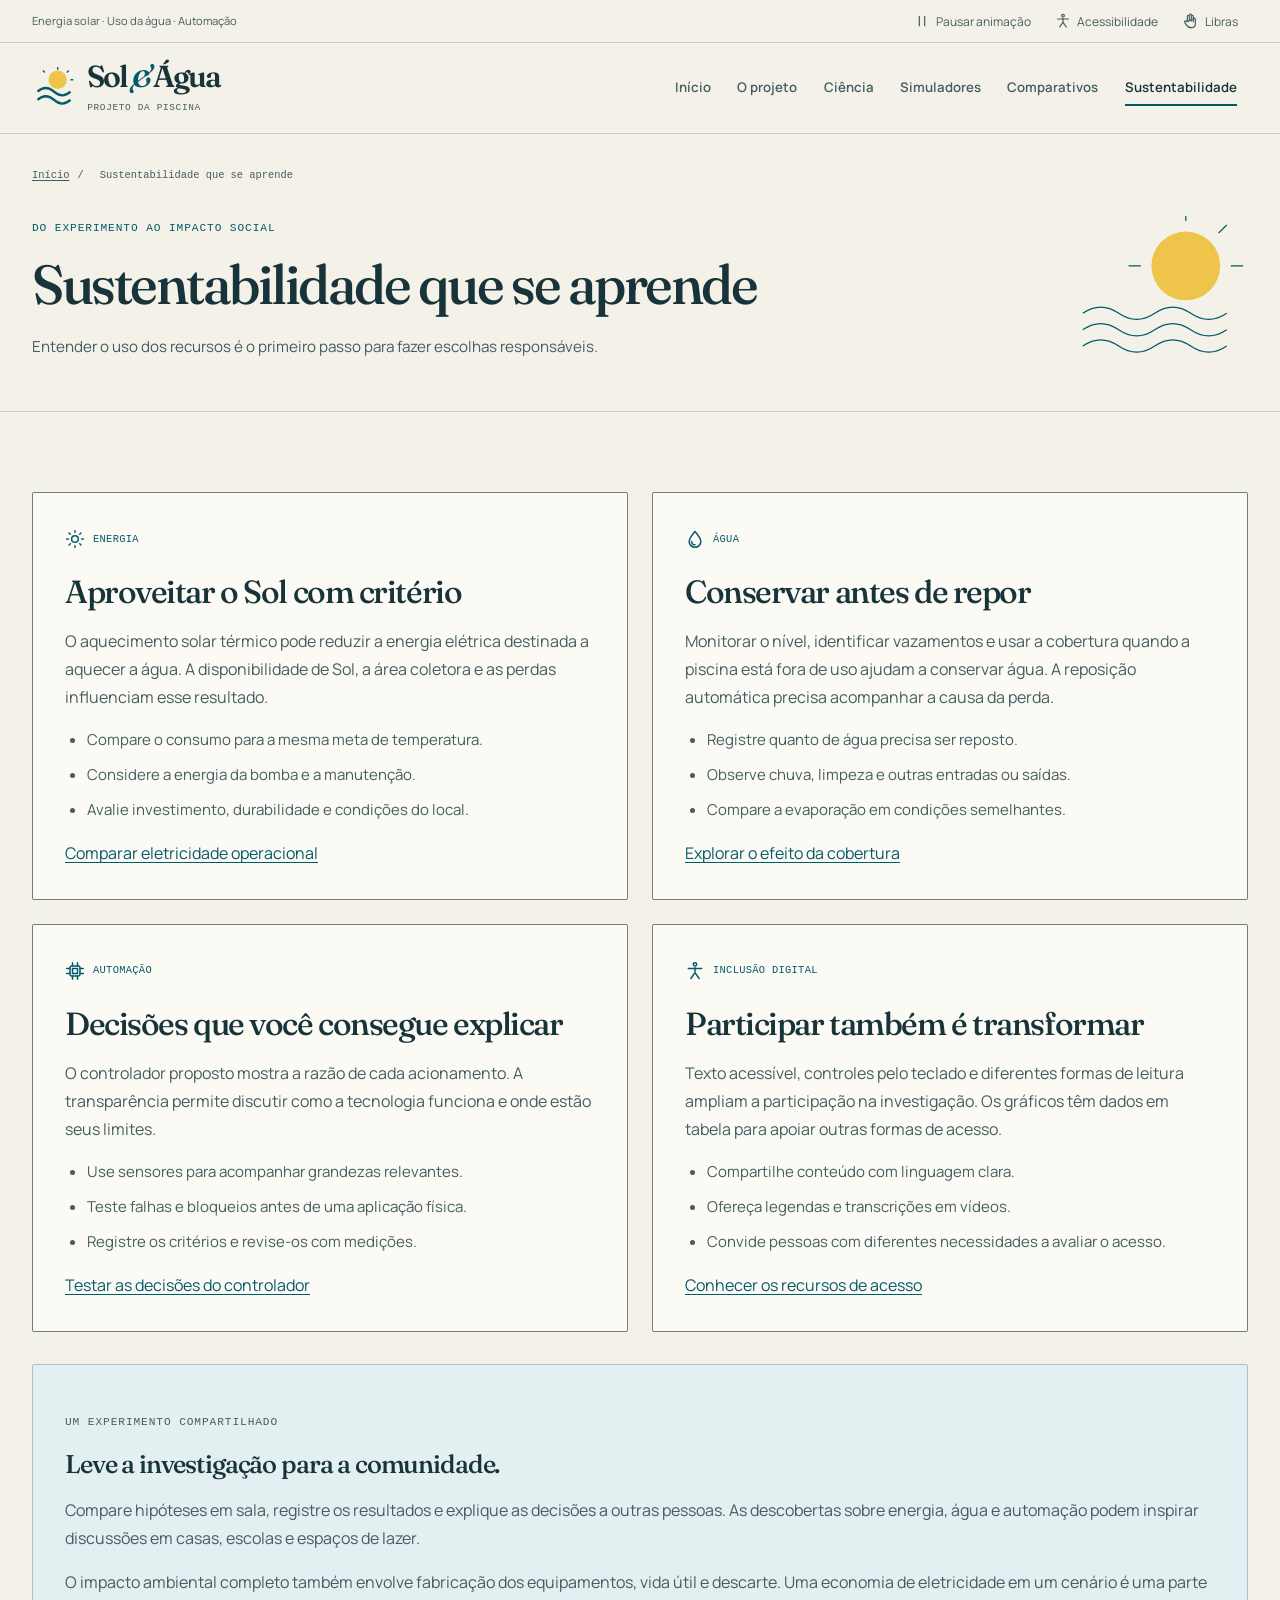
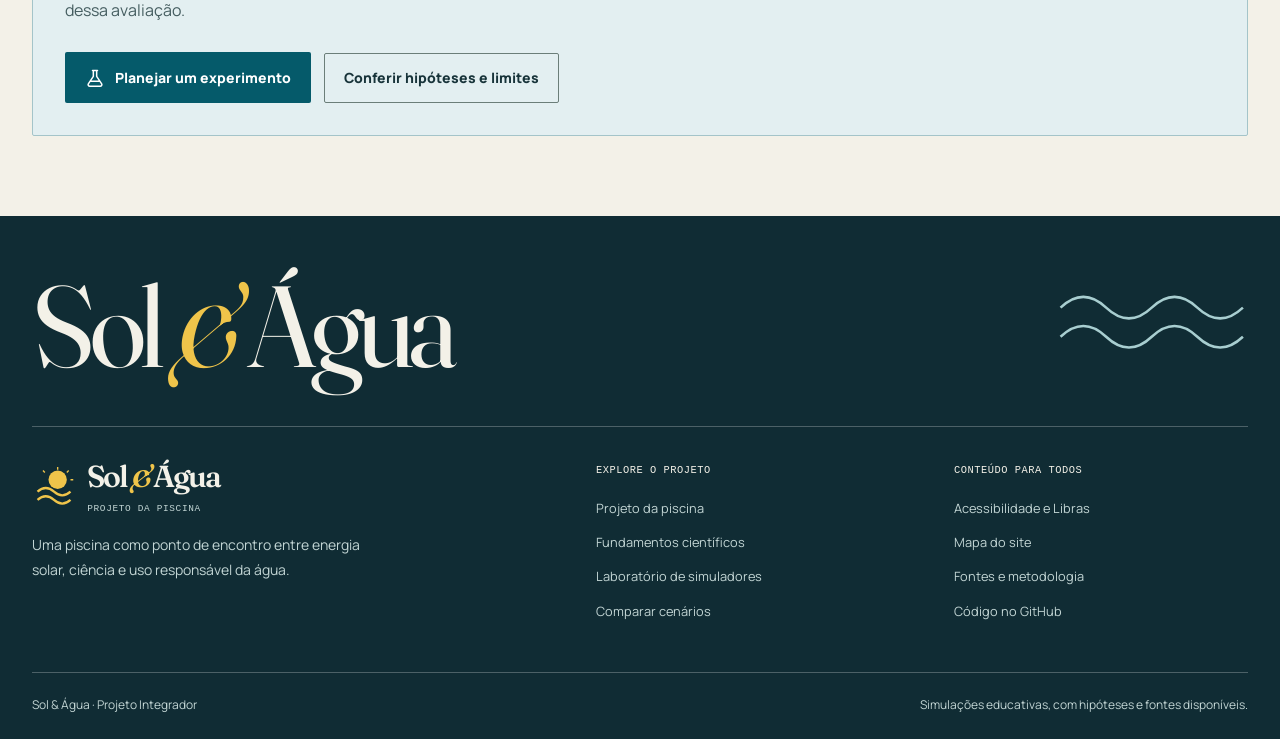
<file: sustentabilidade.html>
<!DOCTYPE html>
<html lang="pt-BR" class="no-js"><head><meta charset="utf-8"><meta name="viewport" content="width=device-width, initial-scale=1"><meta name="description" content="Descubra como o projeto da piscina conecta economia de água, energia solar térmica, decisões baseadas em dados e inclusão digital."><meta name="theme-color" content="#f3f1e8"><title>Sustentabilidade que se aprende | Sol &amp; Água</title><link rel="icon" href="assets/imagens/favicon.svg" type="image/svg+xml"><link rel="canonical" href="https://ryan20014737472.github.io/Projeto-integrador-1.2/sustentabilidade.html"><link rel="preload" href="assets/fontes/Fraunces.woff2" as="font" type="font/woff2" crossorigin><script src="assets/js/preferencias.js"></script><link rel="stylesheet" href="assets/css/estilos.css"><script src="assets/js/principal.js" defer></script><script src="assets/js/visual.js" defer></script></head>
<body><a href="#conteudo" class="skip-link">Pular para o conteúdo</a>
  <div class="utility-bar" role="region" aria-label="Recursos de acesso"><div class="container utility-inner"><p>Energia solar · Uso da água · Automação</p><div class="utility-actions js-only"><button type="button" class="utility-button motion-utility" data-toggle-motion aria-pressed="false"><svg class="icon " viewBox="0 0 24 24" fill="none" stroke="currentColor" stroke-width="1.8" stroke-linecap="round" stroke-linejoin="round" aria-hidden="true" focusable="false"><path d="M8 5v14M16 5v14"/></svg><span data-motion-label>Pausar animação</span></button><button type="button" class="utility-button" data-open-accessibility aria-haspopup="dialog"><svg class="icon " viewBox="0 0 24 24" fill="none" stroke="currentColor" stroke-width="1.8" stroke-linecap="round" stroke-linejoin="round" aria-hidden="true" focusable="false"><circle cx="12" cy="4" r="2"/><path d="M4 9h16m-8-1v7m0-1-5 7m5-7 5 7"/></svg><span>Acessibilidade</span></button><button type="button" class="utility-button" data-libras><svg class="icon " viewBox="0 0 24 24" fill="none" stroke="currentColor" stroke-width="1.8" stroke-linecap="round" stroke-linejoin="round" aria-hidden="true" focusable="false"><path d="M8 13V5a1.5 1.5 0 0 1 3 0v7M11 5V3a1.5 1.5 0 0 1 3 0v9m0-7a1.5 1.5 0 0 1 3 0v8m0-4a1.5 1.5 0 0 1 3 0v7c0 4-3 6-6 6h-1c-3 0-5-2-7-5l-2-3a1.5 1.5 0 0 1 2-2l2 1Z"/></svg><span class="libras-label" data-libras-label>Libras</span></button></div></div></div>
  <header class="site-header"><div class="container header-inner"><a class="brand" href="index.html" aria-label="Sol e Água — início"><svg class="brand-mark" viewBox="0 0 48 48" aria-hidden="true" focusable="false"><circle cx="28" cy="15" r="10" fill="var(--sun)"/><path d="M6 28q9-8 18 0t18 0M6 37q9-8 18 0t18 0" fill="none" stroke="currentColor" stroke-width="2.5"/><path d="M28 1v3m14 11h3M14 7l-2-2m28 0-2 2" fill="none" stroke="currentColor" stroke-width="1.5"/></svg><div><div class="brand-name">Sol <span>&amp;</span> Água</div><span class="brand-caption">PROJETO DA PISCINA</span></div></a><button type="button" class="menu-toggle js-only" aria-label="Abrir menu de navegação" aria-expanded="false" aria-controls="menu-principal"><svg class="icon " viewBox="0 0 24 24" fill="none" stroke="currentColor" stroke-width="1.8" stroke-linecap="round" stroke-linejoin="round" aria-hidden="true" focusable="false"><path d="M4 6h16M4 12h16M4 18h16"/></svg></button><nav class="site-nav" id="menu-principal" aria-label="Navegação principal"><a href="index.html">Início</a><a href="projeto-piscina.html">O projeto</a><a href="ciencia.html">Ciência</a><a href="simuladores.html">Simuladores</a><a href="comparativos.html">Comparativos</a><a href="sustentabilidade.html" aria-current="page">Sustentabilidade</a></nav></div><div class="reading-progress" aria-hidden="true"><span data-reading-progress></span></div></header><main id="conteudo" tabindex="-1"><div class="page-heading"><div class="container"><nav class="breadcrumbs" aria-label="Caminho da página"><a href="index.html">Início</a><span aria-hidden="true">/</span><span aria-current="page">Sustentabilidade que se aprende</span></nav><div class="page-heading-grid"><div><p class="eyebrow">DO EXPERIMENTO AO IMPACTO SOCIAL</p><h1>Sustentabilidade que se aprende</h1><p class="lead">Entender o uso dos recursos é o primeiro passo para fazer escolhas responsáveis.</p></div><svg class="page-emblem" viewBox="0 0 220 180" aria-hidden="true" focusable="false"><circle cx="144" cy="61" r="42" fill="var(--sun)"/><g fill="none" stroke="currentColor" stroke-width="1.5"><path d="M18 119q22-15 44 0t44 0 44 0 44 0M18 139q22-15 44 0t44 0 44 0 44 0M18 159q22-15 44 0t44 0 44 0 44 0"/><path d="M89 61H74m70-55V0m55 61h15m-30-40 10-10"/></g></svg></div></div></div>
  <div class="section"><div class="container"><div class="impact-grid"><article class="impact-card"><span class="pill"><svg class="icon " viewBox="0 0 24 24" fill="none" stroke="currentColor" stroke-width="1.8" stroke-linecap="round" stroke-linejoin="round" aria-hidden="true" focusable="false"><circle cx="12" cy="12" r="4"/><path d="M12 2v2m0 16v2M2 12h2m16 0h2M4.9 4.9l1.4 1.4m11.4 11.4 1.4 1.4M4.9 19.1l1.4-1.4M17.7 6.3l1.4-1.4"/></svg>ENERGIA</span><h2>Aproveitar o Sol com critério</h2><p>O aquecimento solar térmico pode reduzir a energia elétrica destinada a aquecer a água. A disponibilidade de Sol, a área coletora e as perdas influenciam esse resultado.</p><ul><li>Compare o consumo para a mesma meta de temperatura.</li><li>Considere a energia da bomba e a manutenção.</li><li>Avalie investimento, durabilidade e condições do local.</li></ul><a href="comparativos.html">Comparar eletricidade operacional</a></article><article class="impact-card"><span class="pill"><svg class="icon " viewBox="0 0 24 24" fill="none" stroke="currentColor" stroke-width="1.8" stroke-linecap="round" stroke-linejoin="round" aria-hidden="true" focusable="false"><path d="M12 3s-7 8-7 12a7 7 0 0 0 14 0c0-4-7-12-7-12Z"/><path d="M8 15a4 4 0 0 0 4 4"/></svg>ÁGUA</span><h2>Conservar antes de repor</h2><p>Monitorar o nível, identificar vazamentos e usar a cobertura quando a piscina está fora de uso ajudam a conservar água. A reposição automática precisa acompanhar a causa da perda.</p><ul><li>Registre quanto de água precisa ser reposto.</li><li>Observe chuva, limpeza e outras entradas ou saídas.</li><li>Compare a evaporação em condições semelhantes.</li></ul><a href="simuladores.html#agua">Explorar o efeito da cobertura</a></article><article class="impact-card"><span class="pill"><svg class="icon " viewBox="0 0 24 24" fill="none" stroke="currentColor" stroke-width="1.8" stroke-linecap="round" stroke-linejoin="round" aria-hidden="true" focusable="false"><rect x="6" y="6" width="12" height="12" rx="2"/><path d="M9 2v4m6-4v4M9 18v4m6-4v4M2 9h4m-4 6h4m12-6h4m-4 6h4M9 9h6v6H9z"/></svg>AUTOMAÇÃO</span><h2>Decisões que você consegue explicar</h2><p>O controlador proposto mostra a razão de cada acionamento. A transparência permite discutir como a tecnologia funciona e onde estão seus limites.</p><ul><li>Use sensores para acompanhar grandezas relevantes.</li><li>Teste falhas e bloqueios antes de uma aplicação física.</li><li>Registre os critérios e revise-os com medições.</li></ul><a href="simuladores.html#automacao">Testar as decisões do controlador</a></article><article class="impact-card"><span class="pill"><svg class="icon " viewBox="0 0 24 24" fill="none" stroke="currentColor" stroke-width="1.8" stroke-linecap="round" stroke-linejoin="round" aria-hidden="true" focusable="false"><circle cx="12" cy="4" r="2"/><path d="M4 9h16m-8-1v7m0-1-5 7m5-7 5 7"/></svg>INCLUSÃO DIGITAL</span><h2>Participar também é transformar</h2><p>Texto acessível, controles pelo teclado e diferentes formas de leitura ampliam a participação na investigação. Os gráficos têm dados em tabela para apoiar outras formas de acesso.</p><ul><li>Compartilhe conteúdo com linguagem clara.</li><li>Ofereça legendas e transcrições em vídeos.</li><li>Convide pessoas com diferentes necessidades a avaliar o acesso.</li></ul><a href="acessibilidade.html">Conhecer os recursos de acesso</a></article></div><div class="callout"><p class="eyebrow">UM EXPERIMENTO COMPARTILHADO</p><h2>Leve a investigação para a comunidade.</h2><p>Compare hipóteses em sala, registre os resultados e explique as decisões a outras pessoas. As descobertas sobre energia, água e automação podem inspirar discussões em casas, escolas e espaços de lazer.</p><p>O impacto ambiental completo também envolve fabricação dos equipamentos, vida útil e descarte. Uma economia de eletricidade em um cenário é uma parte dessa avaliação.</p><div class="button-row"><a class="button button-teal" href="projeto-piscina.html#experimento"><svg class="icon " viewBox="0 0 24 24" fill="none" stroke="currentColor" stroke-width="1.8" stroke-linecap="round" stroke-linejoin="round" aria-hidden="true" focusable="false"><path d="M9 3h6M10 3v7l-6 9a2 2 0 0 0 1.7 3h12.6a2 2 0 0 0 1.7-3l-6-9V3M7 16h10"/></svg>Planejar um experimento</a><a class="button button-secondary" href="ciencia.html#metodologia">Conferir hipóteses e limites</a></div></div></div></div></main><footer class="site-footer"><div class="container"><div class="footer-signature" aria-hidden="true"><span>Sol <em>&amp;</em> Água</span><svg viewBox="0 0 150 70" focusable="false"><path d="M2 21q18-17 36 0t36 0 36 0 36 0M2 44q18-17 36 0t36 0 36 0 36 0" fill="none" stroke="currentColor" stroke-width="2"/></svg></div><div class="footer-grid"><div class="footer-about"><a class="brand" href="index.html" aria-label="Sol e Água — início"><svg class="brand-mark" viewBox="0 0 48 48" aria-hidden="true" focusable="false"><circle cx="28" cy="15" r="10" fill="var(--sun)"/><path d="M6 28q9-8 18 0t18 0M6 37q9-8 18 0t18 0" fill="none" stroke="currentColor" stroke-width="2.5"/><path d="M28 1v3m14 11h3M14 7l-2-2m28 0-2 2" fill="none" stroke="currentColor" stroke-width="1.5"/></svg><div><div class="brand-name">Sol <span>&amp;</span> Água</div><span class="brand-caption">PROJETO DA PISCINA</span></div></a><p>Uma piscina como ponto de encontro entre energia solar, ciência e uso responsável da água.</p></div><div><h2>Explore o projeto</h2><ul class="footer-links"><li><a href="projeto-piscina.html">Projeto da piscina</a></li><li><a href="ciencia.html">Fundamentos científicos</a></li><li><a href="simuladores.html">Laboratório de simuladores</a></li><li><a href="comparativos.html">Comparar cenários</a></li></ul></div><div><h2>Conteúdo para todos</h2><ul class="footer-links"><li><a href="acessibilidade.html">Acessibilidade e Libras</a></li><li><a href="mapa-do-site.html">Mapa do site</a></li><li><a href="ciencia.html#referencias">Fontes e metodologia</a></li><li><a href="https://github.com/Ryan20014737472/Projeto-integrador-1.2">Código no GitHub</a></li></ul></div></div><div class="footer-bottom"><span>Sol &amp; Água · Projeto Integrador</span><span>Simulações educativas, com hipóteses e fontes disponíveis.</span></div></div></footer>
  <dialog class="reading-dialog" id="ajustes-leitura" aria-labelledby="titulo-leitura" aria-describedby="descricao-leitura"><div class="dialog-heading"><h2 id="titulo-leitura">Sua forma de ler</h2><form method="dialog"><button class="close-button" aria-label="Fechar ajustes de leitura"><svg class="icon " viewBox="0 0 24 24" fill="none" stroke="currentColor" stroke-width="1.8" stroke-linecap="round" stroke-linejoin="round" aria-hidden="true" focusable="false"><path d="m6 6 12 12M6 18 18 6"/></svg></button></form></div><p class="reading-description" id="descricao-leitura">Ajuste a leitura ao seu conforto. Suas preferências ficam salvas neste navegador.</p><div class="size-row"><strong>Tamanho do texto</strong><div class="size-actions"><button type="button" class="size-button" data-size="-1" aria-label="Diminuir tamanho do texto">A−</button><span class="size-label" data-size-label>100%</span><button type="button" class="size-button" data-size="1" aria-label="Aumentar tamanho do texto">A+</button></div></div>
  <label class="switch-row"><span><strong>Alto contraste</strong><small>Fundo preto, texto branco e destaques amarelos.</small></span><input type="checkbox" data-setting="contraste"></label>
  <label class="switch-row"><span><strong>Fonte OpenDyslexic</strong><small>Uma opção de fonte para sua preferência de leitura.</small></span><input type="checkbox" data-setting="dislexia"></label>
  <label class="switch-row"><span><strong>Espaçamento ampliado</strong><small>Mais espaço entre letras, palavras e linhas.</small></span><input type="checkbox" data-setting="espaco"></label>
  <label class="switch-row"><span><strong>Reduzir movimentos</strong><small>Desativa animações e transições.</small></span><input type="checkbox" data-setting="movimento"></label>
  <div class="button-row"><button type="button" class="button button-secondary button-small" data-reset-reading><svg class="icon " viewBox="0 0 24 24" fill="none" stroke="currentColor" stroke-width="1.8" stroke-linecap="round" stroke-linejoin="round" aria-hidden="true" focusable="false"><path d="M3 10a9 9 0 1 1 1 8M3 3v7h7"/></svg>Restaurar ajustes</button></div><hr><button type="button" class="button button-teal button-small" data-libras><svg class="icon " viewBox="0 0 24 24" fill="none" stroke="currentColor" stroke-width="1.8" stroke-linecap="round" stroke-linejoin="round" aria-hidden="true" focusable="false"><path d="M8 13V5a1.5 1.5 0 0 1 3 0v7M11 5V3a1.5 1.5 0 0 1 3 0v9m0-7a1.5 1.5 0 0 1 3 0v8m0-4a1.5 1.5 0 0 1 3 0v7c0 4-3 6-6 6h-1c-3 0-5-2-7-5l-2-3a1.5 1.5 0 0 1 2-2l2 1Z"/></svg><span data-libras-label>Ativar VLibras</span></button><p class="small" data-libras-status role="status"></p><p class="reading-description"><a href="acessibilidade.html">Conheça todos os recursos de acesso</a></p></dialog>
  <div id="anuncio-global" class="sr-only" role="status" aria-live="polite" aria-atomic="true"></div></body></html>
</file>
<file: assets/css/estilos.css>
@font-face{font-family:Manrope;src:url("../fontes/Manrope.woff2") format("woff2");font-weight:200 800;font-display:swap}
@font-face{font-family:OpenDyslexic;src:url("../fontes/OpenDyslexic-Regular.woff") format("woff");font-weight:400 800;font-display:swap}
:root {
  --danger: #a23027;
  --danger-soft: #fff0ed;
  --reading-size: 100%;
  --vlibras-btn-focus-visible-outline: 3px solid #ffcc4d;
  --vlibras-btn-focus-visible-shadow: 0 0 0 6px #123247;
}
* {
  box-sizing: border-box;
}
html {
  font-size: var(--reading-size);
  scroll-behavior: smooth;
  scroll-padding-top: 7rem;
}
body {
  margin: 0;
  color: var(--text);
  background: var(--bg);
  font-family: Manrope,system-ui,-apple-system,BlinkMacSystemFont,"Segoe UI",sans-serif;
  font-size: 1rem;
  -webkit-font-smoothing: antialiased;
}
h1,
h2,
h3,
h4,
p,
figure {
  margin: 0;
}
h1,
h2,
h3,
h4 {
  line-height: 1.2;
  letter-spacing: -.035em;
  font-weight: 800;
  overflow-wrap: break-word;
}
h1 {
  font-size: clamp(2.35rem,4.6vw,4.6rem);
}
h2 {
  font-size: clamp(1.75rem,2.8vw,2.65rem);
}
h3 {
  font-size: 1.25rem;
  letter-spacing: -.025em;
}
p+p {
  margin-top: 1rem;
}
a {
  color: var(--teal);
  text-underline-offset: .2em;
}
a:hover {
  text-decoration-thickness: 2px;
}
button,
input,
select,
textarea {
  font: inherit;
}
button,
a,
input,
summary {
  -webkit-tap-highlight-color: transparent;
}
button {
  cursor: pointer;
}
button:disabled {
  cursor: default;
  opacity: .65;
}
button svg,
a svg {
  flex-shrink: 0;
}
button,
input,
select,
summary {
  touch-action: manipulation;
}
input[type=checkbox],
input[type=range] {
  accent-color: var(--teal);
}
input[type=number],
select {
  width: 100%;
  padding: .65rem .8rem;
  border: 1px solid var(--input-line);
  color: var(--text);
}
input[type=range] {
  width: 100%;
  height: 36px;
  cursor: pointer;
  margin: .5rem 0 0;
}
label {
  font-weight: 700;
  display: block;
  font-size: .9rem;
}
label input,
label select {
  margin-top: .45rem;
}
fieldset {
  border: 0;
  margin: 0;
  padding: 0;
  min-width: 0;
}
legend {
  font-weight: 800;
  padding: 0;
  margin-bottom: 1rem;
}
button:focus-visible,
a:focus-visible,
input:focus-visible,
select:focus-visible,
summary:focus-visible,
[tabindex]:focus-visible {
  outline: 3px solid var(--navy);
  outline-offset: 4px;
  box-shadow: 0 0 0 3px var(--surface);
}
img,
svg,
video {
  max-width: 100%;
}
svg {
  vertical-align: middle;
}
img {
  height: auto;
}
button svg,
.icon {
  width: 1.25rem;
  height: 1.25rem;
}
ul,
ol {
  padding-left: 1.4rem;
  margin: 1rem 0;
}
li+li {
  margin-top: .55rem;
}
strong {
  font-weight: 800;
}
small,
.small {
  font-size: .875rem;
}
hr {
  border: 0;
  border-top: 1px solid var(--line);
  margin: 1.5rem 0;
}
[hidden] {
  display: none !important;
}
.sr-only {
  position: absolute;
  width: 1px;
  height: 1px;
  padding: 0;
  margin: -1px;
  overflow: hidden;
  clip: rect(0,0,0,0);
  white-space: nowrap;
  border: 0;
}
.no-js .js-only {
  display: none !important;
}
.skip-link {
  position: fixed;
  top: -100px;
  left: 1rem;
  background: var(--sun);
  color: var(--navy);
  z-index: 1000;
  padding: .8rem 1.2rem;
  border-radius: 8px;
  font-weight: 800;
}
.skip-link:focus {
  top: 1rem;
}
.container {
  margin: 0 auto;
}
.section {
  padding-block: 5rem;
}
.section-compact {
  padding-block: 3.5rem;
}
.section-white {
  background: var(--surface);
}
.utility-bar {
  font-size: .875rem;
}
.utility-inner {
  display: flex;
  justify-content: space-between;
  align-items: center;
  gap: 1rem;
}
.utility-actions {
  display: flex;
  align-items: center;
  gap: .2rem;
}
.utility-button {
  display: inline-flex;
  align-items: center;
  gap: .4rem;
  border: 0;
  background: transparent;
  color: inherit;
  white-space: nowrap;
}
.utility-button svg {
  width: 1rem;
  height: 1rem;
}
.site-header {
  border-bottom: 1px solid var(--line);
  position: sticky;
  top: 0;
  z-index: 50;
}
.header-inner {
  display: flex;
  align-items: center;
  justify-content: space-between;
  gap: 1rem;
}
.brand {
  display: flex;
  align-items: center;
  color: var(--text);
  text-decoration: none;
}
.brand-name {
  line-height: 1.15;
}
.brand-name span {
  color: var(--teal);
}
.brand-caption {
  color: var(--muted);
  display: block;
}
.site-nav {
  display: flex;
  align-items: center;
}
.site-nav a {
  color: var(--muted);
  text-decoration: none;
  position: relative;
}
.menu-toggle {
  display: none;
  align-items: center;
  justify-content: center;
  min-width: 48px;
  min-height: 48px;
  background: var(--surface);
  color: var(--text);
  border: 1px solid var(--line);
}
.button {
  display: inline-flex;
  gap: .6rem;
  align-items: center;
  justify-content: center;
  min-height: 48px;
  text-decoration: none;
  font-weight: 800;
  border: 1px solid transparent;
  line-height: 1.4;
}
.button-secondary {
  color: var(--text);
  border-color: var(--input-line);
}
.button-secondary:hover {
  background: var(--water);
}
.button-teal {
  background: var(--teal);
  color: #fff;
}
.button-teal:hover {
  background: #00515a;
}
.button-small {
  font-size: .875rem;
  padding: .6rem 1rem;
  min-height: 44px;
}
.button-row {
  display: flex;
  align-items: center;
  flex-wrap: wrap;
  gap: .8rem;
  margin-top: 1.8rem;
}
.eyebrow {
  display: flex;
  align-items: center;
  gap: .5rem;
  text-transform: uppercase;
  color: var(--teal);
  margin-bottom: 1rem;
}
.eyebrow svg {
  width: 1.1rem;
  height: 1.1rem;
}
.pill {
  display: inline-flex;
  gap: .5rem;
  align-items: center;
  letter-spacing: .03em;
  color: var(--teal);
}
.hero {
  position: relative;
}
.hero-grid {
  display: grid;
  align-items: center;
}
.hero-description {
  color: var(--muted);
}
.hero-note {
  display: flex;
  align-items: center;
  gap: .5rem;
  color: var(--muted);
}
.hero-note svg {
  color: var(--teal);
  width: 1.1rem;
  height: 1.1rem;
}
.hero-diagram {
  padding: 1.25rem;
  position: relative;
}
.diagram-top {
  display: flex;
  justify-content: space-between;
  align-items: center;
  gap: .8rem;
  color: #fff;
  padding: .1rem .3rem;
}
.diagram-top .diagram-badge {
  color: #baf0f4;
  padding: .25rem .55rem;
  letter-spacing: .025em;
}
.pool-diagram {
  width: 100%;
  height: auto;
  display: block;
  overflow: visible;
}
.pool-diagram text {
  font-family: Manrope,system-ui,sans-serif;
}
.diagram-footer {
  display: flex;
  align-items: center;
  justify-content: space-between;
  gap: .8rem;
  padding: .75rem .35rem 0;
  border-top: 1px solid #ffffff24;
  color: #fff;
}
.diagram-footer figcaption {
  font-size: .75rem;
  color: #d5e9ed;
  max-width: 270px;
}
.diagram-control {
  display: inline-flex;
  align-items: center;
  gap: .35rem;
  border: 1px solid #ffffff44;
  color: #fff;
  padding: .5rem .65rem;
  min-height: 44px;
  font-size: .75rem;
}
.diagram-control:hover {
  background: #ffffff20;
}
.diagram-control svg {
  width: 1rem;
  height: 1rem;
}
.flow-line {
  stroke-dasharray: 10 22;
  animation: flow 3s linear infinite;
}
.sun-rays {
  transform-origin: 493px 64px;
  animation: sunlight 6s linear infinite;
}
.thermal-pulse {
  animation: thermal 3s ease-in-out infinite;
}
.diagram-idle .flow-line {
  animation-play-state: paused;
  opacity: .35;
}
@keyframes flow{to{stroke-dashoffset:-128}}
@keyframes sunlight{50%{opacity:.55}}
@keyframes thermal{50%{opacity:.5}}
.section-heading {
  display: flex;
  justify-content: space-between;
  align-items: flex-end;
  gap: 2rem;
}
.section-heading p {
  color: var(--muted);
  margin-top: .85rem;
  max-width: 650px;
}
.section-heading>a {
  font-size: .9rem;
  font-weight: 800;
}
.card-icon svg {
  width: 24px;
  height: 24px;
}
.split-section {
  display: grid;
  gap: 4rem;
  align-items: center;
}
.split-section p {
  color: var(--muted);
  margin-top: 1rem;
}
.feature-list {
  list-style: none;
  padding: 0;
  display: grid;
  gap: 1.2rem;
  margin-top: 1.5rem;
}
.feature-list li {
  display: flex;
  align-items: flex-start;
  gap: .8rem;
  margin: 0;
}
.feature-list li>svg {
  color: var(--teal);
  flex-shrink: 0;
  width: 1.3rem;
  height: 1.3rem;
  margin-top: .2rem;
}
.feature-list strong {
  display: block;
}
.feature-list span {
  font-size: .9375rem;
  color: var(--muted);
}
.formula-showcase {
  position: relative;
}
.formula-showcase .formula-large {
  letter-spacing: -.03em;
}
.formula-showcase p {
  font-size: .9375rem;
}
.formula-result {
  border-top: 1px solid var(--water-line);
  margin-top: 1.7rem;
  padding-top: 1.3rem;
  display: flex;
  justify-content: space-between;
  gap: 1rem;
}
.formula-result span {
  max-width: 170px;
}
.inclusion-banner {
  color: #fff;
  display: flex;
  justify-content: space-between;
  gap: 3rem;
}
.inclusion-banner p {
  color: #d4e5ec;
  margin-top: .85rem;
  font-size: .9375rem;
}
.inclusion-banner .eyebrow {
  color: var(--sun);
}
.inclusion-banner .button {
  flex-shrink: 0;
}
.dark a:focus-visible,
.dark button:focus-visible {
  outline-color: var(--sun);
  box-shadow: 0 0 0 3px var(--navy);
}
.site-footer {
  border-top: 1px solid var(--line);
  padding: 3rem 0 1.5rem;
}
.footer-grid {
  display: grid;
  grid-template-columns: 1.7fr 1fr 1fr;
  gap: 4rem;
}
.footer-about p {
  font-size: .875rem;
  max-width: 350px;
  margin-top: 1rem;
}
.footer-grid h2 {
  margin-top: .3rem;
}
.footer-links {
  list-style: none;
  padding: 0;
  margin-top: 1rem;
}
.footer-links li+li {
  margin-top: .4rem;
}
.footer-links a {
  text-decoration: none;
}
.footer-links a:hover {
  text-decoration: underline;
}
.footer-bottom {
  display: flex;
  justify-content: space-between;
  gap: 1rem;
  border-top: 1px solid var(--line);
  padding-top: 1.3rem;
  margin-top: 2rem;
  font-size: .75rem;
}
.page-heading {
  padding: 2.5rem 0 3rem;
  border-bottom: 1px solid var(--line);
}
.breadcrumbs {
  color: var(--muted);
  margin-bottom: 2rem;
}
.breadcrumbs a {
  color: var(--muted);
}
.breadcrumbs span {
  margin-inline: .5rem;
}
.page-heading .lead {
  color: var(--muted);
  max-width: 740px;
  margin-top: 1rem;
}
.page-heading .eyebrow {
  margin-bottom: .8rem;
}
.content-grid {
  display: grid;
  gap: 3rem;
  align-items: start;
}
.local-nav {
  position: sticky;
  top: 7rem;
}
.local-nav ul {
  list-style: none;
  padding: 0;
  margin: 1rem 0 0;
}
.local-nav li+li {
  margin-top: .6rem;
}
.local-nav a {
  color: var(--muted);
  text-decoration: none;
}
.local-nav a:hover {
  color: var(--teal);
  text-decoration: underline;
}
.article-content {
  min-width: 0;
}
.article-content>section+section {
  margin-top: 3.5rem;
  padding-top: 3.5rem;
  border-top: 1px solid var(--line);
}
.article-content h2 {
  margin-bottom: 1.3rem;
}
.article-content h3 {
  margin-top: 1.75rem;
  margin-bottom: .8rem;
}
.article-content p {
  color: var(--muted);
}
.article-content li {
  color: var(--muted);
}
.article-content strong {
  color: var(--text);
}
.note {
  display: flex;
  gap: .8rem;
  background: var(--water);
  border: 1px solid var(--water-line);
  padding: 1.1rem 1.25rem;
  font-size: .875rem;
  align-items: flex-start;
  margin-top: 1.5rem;
  color: var(--text);
}
.note>svg {
  color: var(--teal);
  flex-shrink: 0;
  width: 1.2rem;
  height: 1.2rem;
  margin-top: .2rem;
}
.note p {
  color: inherit;
  margin: 0;
}
.note-sun {
  background: var(--sun-soft);
  border-color: #e4c97b;
}
.note-sun>svg {
  color: #735100;
}
.table-wrap {
  overflow-x: auto;
  border: 1px solid var(--line);
  margin-top: 1.5rem;
  background: var(--surface);
}
table {
  border-collapse: collapse;
  width: 100%;
  text-align: left;
  font-size: .9rem;
}
caption {
  text-align: left;
  padding: 1rem;
  font-weight: 800;
  color: var(--text);
}
thead {
  background: var(--water);
}
th,
td {
  padding: .9rem 1rem;
  vertical-align: top;
  border-bottom: 1px solid var(--line);
}
tbody tr:last-child th,
tbody tr:last-child td {
  border: 0;
}
th {
  font-weight: 800;
}
tbody th {
  color: var(--text);
}
td {
  color: var(--muted);
}
.table-wrap:focus-visible {
  outline: 3px solid var(--teal);
  outline-offset: 3px;
}
.equation {
  font-weight: 800;
  color: var(--text);
  background: var(--surface);
  border: 1px solid var(--line);
  border-left: 4px solid var(--teal);
  padding: 1rem 1.4rem;
  margin: 1.5rem 0;
  overflow-wrap: anywhere;
}
.equation small {
  display: block;
  font-weight: 500;
  color: var(--muted);
  margin-top: .5rem;
}
.steps {
  list-style: none;
  padding: 0;
  counter-reset: step;
  display: grid;
}
.steps li {
  counter-increment: step;
  border: 1px solid var(--line);
  padding: 1.4rem 1.4rem 1.4rem 4.5rem;
  position: relative;
}
.steps li::before {
  content: counter(step,decimal-leading-zero);
  position: absolute;
  left: 1.4rem;
  top: 1.4rem;
  color: var(--teal);
}
.steps strong {
  display: block;
}
.steps p {
  margin-top: .4rem;
  font-size: .9375rem;
}
details {
  background: var(--surface);
  border: 1px solid var(--line);
  padding: 0 1.25rem;
  margin-top: 1rem;
}
summary {
  font-weight: 800;
  cursor: pointer;
  padding: 1rem 0;
  min-height: 48px;
}
details[open] {
  padding-bottom: 1.2rem;
}
details p {
  font-size: .9375rem;
  color: var(--muted);
}
details .form-grid {
  margin-top: .7rem;
}
.source-list {
  list-style: none;
  padding: 0;
  display: grid;
  gap: 1rem;
}
.source-list li {
  padding: 1.3rem;
  border: 1px solid var(--line);
  margin: 0;
}
.source-list li p {
  font-size: .875rem;
  margin-top: .4rem;
}
.source-list a {
  font-weight: 800;
  font-size: .9375rem;
}
.source-meta {
  display: block;
  font-size: .75rem;
  color: var(--muted);
  margin-top: .5rem;
}
.simulator-section {
  padding: 2.5rem 0 4.5rem;
}
.tabs {
  display: flex;
  margin-bottom: 2rem;
}
.tab {
  flex: 1;
  display: flex;
  align-items: center;
  justify-content: center;
  gap: .6rem;
  background: transparent;
  border: 0;
  color: var(--muted);
  padding: .75rem;
  font-weight: 800;
}
.tab svg {
  width: 1.2rem;
  height: 1.2rem;
}
.panel-title {
  display: flex;
  justify-content: space-between;
  gap: 1rem;
  align-items: center;
  margin-bottom: 1.5rem;
}
.panel-title p {
  color: var(--muted);
  font-size: .9375rem;
  margin-top: .5rem;
}
.sim-grid {
  display: grid;
  gap: 1.5rem;
  align-items: start;
}
.form-card {
  background: var(--surface);
  padding: 1.7rem;
}
.form-card h3 {
  margin-bottom: 1.5rem;
}
.form-grid {
  display: grid;
  grid-template-columns: 1fr 1fr;
  gap: 1.2rem;
}
.field-full {
  grid-column: 1/-1;
}
.field-help {
  display: block;
  color: var(--muted);
  font-size: .75rem;
  font-weight: 500;
  margin-top: .35rem;
}
.range-heading {
  display: flex;
  justify-content: space-between;
  gap: 1rem;
  align-items: center;
}
.range-heading output {
  color: var(--teal);
  font-weight: 800;
  font-size: .9rem;
}
.range-limits {
  display: flex;
  justify-content: space-between;
  font-size: .75rem;
  color: var(--muted);
  font-weight: 500;
}
.form-card .button-row {
  margin-top: 1.5rem;
}
.form-card .button-row .button {
  flex: 1;
}
.presets {
  display: flex;
  gap: .6rem;
  margin-bottom: 1.5rem;
  flex-wrap: wrap;
}
.preset {
  background: var(--surface);
  border: 1px solid var(--input-line);
  color: var(--text);
  padding: .5rem .75rem;
  font-size: .8125rem;
  min-height: 42px;
  display: flex;
  align-items: center;
  gap: .4rem;
}
.preset svg {
  width: 1rem;
  height: 1rem;
}
.preset[aria-pressed=true] {
  background: var(--sun-soft);
  border-color: #96730f;
  color: #614700;
}
.form-error {
  color: var(--danger);
  font-size: .875rem;
  margin-top: 1rem;
  min-height: 1.5em;
}
.result-column {
  min-width: 0;
}
.result-summary {
  color: #fff;
  display: grid;
  grid-template-columns: 1.2fr 1fr 1fr;
  gap: 1rem;
}
.result-label {
  color: #d4e5ec;
  display: block;
  margin-bottom: .4rem;
}
.result-value {
  font-size: 1.8rem;
  letter-spacing: -.035em;
  line-height: 1.3;
  overflow-wrap: anywhere;
}
.result-value small {
  font-size: .875rem;
  letter-spacing: 0;
}
.result-primary .result-value {
  color: var(--sun);
}
.result-summary>div+div {
  border-left: 1px solid #ffffff30;
  padding-left: 1.1rem;
}
.result-note {
  font-size: .75rem;
  color: #d4e5ec;
  margin-top: .35rem;
}
.chart-card {
  background: var(--surface);
  border: 1px solid var(--line);
  padding: 1.6rem;
  margin-top: 1.3rem;
}
.chart-card p {
  font-size: .8125rem;
  color: var(--muted);
  margin-top: .4rem;
}
.temperature-chart {
  width: 100%;
  height: auto;
  margin-top: .75rem;
  display: block;
  color: var(--muted);
  overflow: visible;
}
.temperature-chart text {
  font-family: inherit;
  font-size: 14px;
  fill: currentColor;
}
.chart-grid {
  stroke: var(--line);
}
.chart-line {
  stroke: var(--teal);
  fill: none;
  stroke-linejoin: round;
  stroke-linecap: round;
}
.chart-area {
  fill: var(--water);
}
.chart-point {
  fill: var(--teal);
  stroke: var(--surface);
  stroke-width: 3;
}
.chart-axis-label {
  font-size: 13px !important;
}
.result-method {
  font-size: .8125rem;
  color: var(--muted);
  margin-top: 1rem;
}
.result-method a {
  font-weight: 800;
}
.water-result {
  grid-template-columns: 1fr 1fr;
}
.water-result .result-primary {
  grid-column: 1/-1;
}
.water-result>div+div {
  border: 0;
  padding: 0;
}
.water-result>.water-detail {
  border-top: 1px solid #ffffff30;
  padding-top: 1rem;
}
.water-result .result-primary .result-value {
  font-size: 2.7rem;
}
.water-bar-row {
  margin-top: 1.5rem;
}
.water-bar-label {
  display: flex;
  justify-content: space-between;
  gap: 1rem;
  font-size: .875rem;
  margin-bottom: .55rem;
}
.water-bar-label strong {
  font-weight: 800;
}
.bar-track {
  overflow: hidden;
  border: 1px solid var(--line);
}
.bar-fill {
  height: 100%;
  background: var(--teal);
  min-width: 0;
}
.bar-fill-sun {
  background: #a97900;
}
.bar-fill-electric {
  background: var(--navy);
}
.chart-footnote {
  font-size: .8125rem;
  color: var(--muted);
  margin-top: 1.3rem;
}
.status-card {
  color: #fff;
}
.status-top {
  display: flex;
  justify-content: space-between;
  align-items: center;
  gap: 1rem;
}
.status-top h3 {
  font-size: 1rem;
}
.status-tag {
  border: 1px solid #8bb8c9;
  padding: .25rem .6rem;
  color: #fff;
}
.status-tag[data-state=aquecendo] {
  color: #c9f7df;
  border-color: #77c79d;
}
.status-tag[data-state=bloqueada] {
  color: #ffdbce;
  border-color: #e7a186;
}
.status-reason {
  margin-top: 1rem;
  font-size: .9375rem;
  color: #d4e5ec;
  min-height: 3.4em;
}
.sensor-stats {
  display: grid;
  grid-template-columns: repeat(3,1fr);
  gap: .8rem;
  margin-top: 1.4rem;
  border-top: 1px solid #ffffff30;
  padding-top: 1rem;
}
.sensor-stats span {
  font-size: .75rem;
  color: #d4e5ec;
  display: block;
}
.sensor-stats strong {
  font-size: 1.4rem;
}
.event-log {
  list-style: none;
  padding: 0;
  margin: .9rem 0 0;
}
.event-log li {
  font-size: .8125rem;
  color: var(--muted);
  padding: .7rem 0;
  border-bottom: 1px solid var(--line);
  margin: 0;
}
.event-log li:last-child {
  border: 0;
}
.event-log strong {
  color: var(--text);
}
.checkbox-line {
  display: flex;
  align-items: center;
  gap: .65rem;
  font-weight: 700;
  font-size: .875rem;
}
.checkbox-line input {
  width: 22px;
  height: 22px;
  margin: 0;
  flex-shrink: 0;
}
.comparison-controls {
  display: grid;
  grid-template-columns: repeat(4,1fr);
  gap: 1rem;
  background: var(--surface);
  border: 1px solid var(--line);
  padding: 1.5rem;
  margin-bottom: 1.5rem;
}
.comparison-layout {
  display: grid;
  gap: 1.5rem;
}
.comparison-card {
  background: var(--surface);
  border: 1px solid var(--line);
  padding: 1.8rem;
}
.comparison-card-solar {
  border-top: 4px solid var(--teal);
}
.comparison-card-electric {
  border-top: 4px solid var(--navy);
}
.comparison-card h2 {
  gap: .6rem;
  align-items: center;
}
.comparison-card p {
  color: var(--muted);
  font-size: .875rem;
  margin-top: .8rem;
}
.comparison-big {
  letter-spacing: -.06em;
  margin-top: 1.5rem;
  line-height: 1.3;
}
.comparison-big small {
  font-size: 1rem;
  letter-spacing: 0;
}
.comparison-details {
  display: grid;
  grid-template-columns: 1fr 1fr;
  gap: 1rem;
  margin-top: 1.3rem;
  padding-top: 1.3rem;
  border-top: 1px solid var(--line);
}
.comparison-details span {
  display: block;
  font-size: .8125rem;
  color: var(--muted);
}
.comparison-details strong {
  font-size: 1.2rem;
}
.comparison-insight {
  background: var(--green-soft);
  border: 1px solid #b8d6c4;
  padding: 1.2rem 1.5rem;
  margin-top: 1.5rem;
  color: var(--green);
  font-weight: 700;
}
.impact-grid {
  display: grid;
  gap: 1.5rem;
}
.impact-card {
  padding: 2rem;
  background: var(--surface);
  border: 1px solid var(--line);
}
.impact-card h2 {
  margin-top: 1rem;
}
.impact-card p {
  color: var(--muted);
  margin-top: 1rem;
}
.impact-card .card-icon {
  color: var(--teal);
}
.impact-card ul {
  color: var(--muted);
  font-size: .9375rem;
}
.callout {
  background: var(--water);
  border: 1px solid var(--water-line);
  padding: 2rem;
  margin-top: 2rem;
}
.callout h2 {
  font-size: 1.6rem;
}
.callout p {
  color: var(--muted);
  margin-top: 1rem;
}
.reading-dialog {
  width: min(480px,calc(100% - 2rem));
  max-height: calc(100dvh - 2rem);
  border: 1px solid var(--line);
  padding: 1.8rem;
  background: var(--surface);
  color: var(--text);
  box-shadow: 0 24px 64px #0003;
  overflow-y: auto;
}
.reading-dialog::backdrop {
  background: #0b263899;
  backdrop-filter: blur(3px);
}
.dialog-heading {
  display: flex;
  justify-content: space-between;
  align-items: center;
  gap: 1rem;
}
.close-button {
  background: var(--bg);
  border: 1px solid var(--line);
  color: var(--text);
  width: 44px;
  height: 44px;
  display: grid;
  place-items: center;
  flex-shrink: 0;
}
.reading-description {
  font-size: .875rem;
  color: var(--muted);
  margin: 1rem 0;
}
.size-row {
  display: flex;
  justify-content: space-between;
  align-items: center;
  gap: 1rem;
  padding: 1rem 0;
}
.size-actions {
  display: flex;
  align-items: center;
}
.size-button {
  width: 44px;
  height: 44px;
  min-width: 44px;
  font-weight: 800;
  background: var(--surface);
  border: 1px solid var(--input-line);
  color: var(--text);
}
.size-label {
  font-size: .875rem;
  font-weight: 800;
  min-width: 3em;
  text-align: center;
}
.switch-row {
  display: flex;
  justify-content: space-between;
  align-items: center;
  gap: 1rem;
  padding: 1.05rem 0;
  border-top: 1px solid var(--line);
  cursor: pointer;
}
.switch-row strong {
  display: block;
  font-size: .9375rem;
}
.switch-row small {
  font-weight: 500;
  color: var(--muted);
  display: block;
  font-size: .8125rem;
  margin-top: .2rem;
}
.switch-row input {
  width: 22px;
  height: 22px;
  flex-shrink: 0;
  margin: 0;
}
.settings-card {
  background: var(--surface);
  border: 1px solid var(--line);
  padding: 1.8rem;
}
.accessibility-grid {
  display: grid;
  gap: 2rem;
  align-items: start;
}
.accessibility-description p {
  color: var(--muted);
  margin-top: 1rem;
}
.accessibility-description h3 {
  margin-top: 1.5rem;
}
.keyboard-key {
  display: inline-block;
  min-width: 1.75rem;
  text-align: center;
  border: 1px solid var(--input-line);
  border-bottom-width: 3px;
  border-radius: 5px;
  padding: .1rem .4rem;
  font-size: .8125rem;
  font-family: inherit;
  background: var(--surface);
  color: var(--text);
}
.video-empty {
  background: var(--water);
  border: 1px dashed var(--input-line);
  padding: 2rem;
  text-align: center;
  margin-top: 1.5rem;
}
.video-empty svg {
  width: 2rem;
  height: 2rem;
  color: var(--teal);
}
.video-empty h3 {
  margin-top: .75rem;
}
.video-empty p {
  color: var(--muted);
  font-size: .9375rem;
  margin-top: .7rem;
}
.video-card {
  background: var(--surface);
  border: 1px solid var(--line);
  padding: 1.5rem;
  margin-top: 1rem;
}
.video-card h3 {
  margin-bottom: 1rem;
}
.video-card video {
  width: 100%;
}
.sitemap-grid {
  display: grid;
  gap: 1.5rem;
}
.sitemap-group {
  border: 1px solid var(--line);
  padding: 1.8rem;
}
.sitemap-group ul {
  list-style: none;
  padding: 0;
}
.sitemap-group a {
  font-size: .9375rem;
  font-weight: 700;
}
.sitemap-group li+li {
  margin-top: 1rem;
}
:root[data-font=dyslexic] body,
:root[data-font=dyslexic] .pool-diagram text {
  font-family: OpenDyslexic,system-ui,sans-serif;
}
:root[data-font=dyslexic] h1,
:root[data-font=dyslexic] h2,
:root[data-font=dyslexic] h3 {
  letter-spacing: 0;
  line-height: 1.5;
}
:root[data-spacing=wide] body {
  line-height: 2;
  letter-spacing: .04em;
  word-spacing: .08em;
}
:root[data-spacing=wide] h1,
:root[data-spacing=wide] h2,
:root[data-spacing=wide] h3 {
  letter-spacing: .01em;
  line-height: 1.5;
}
:root[data-paused=true] .flow-line,
:root[data-paused=true] .sun-rays,
:root[data-paused=true] .thermal-pulse {
  animation-play-state: paused;
}
:root[data-reduced-motion=true] *,
:root[data-reduced-motion=true] *::before,
:root[data-reduced-motion=true] *::after {
  animation: none !important;
  transition: none !important;
  scroll-behavior: auto !important;
}
:root[data-theme=contrast] {
  --navy: #000;
  --navy-deep: #000;
  --teal: #ffff00;
  --teal-bright: #ffff00;
  --sun: #ffff00;
  --sun-soft: #000;
  --water: #000;
  --water-line: #fff;
  --bg: #000;
  --surface: #000;
  --text: #fff;
  --muted: #fff;
  --line: #fff;
  --input-line: #fff;
  --green: #ffff00;
  --green-soft: #000;
  --danger: #ffb8b0;
  --danger-soft: #000;
  --shadow: none;
  color-scheme: dark;
}
:root[data-theme=contrast] .button-primary,
:root[data-theme=contrast] .button-teal,
:root[data-theme=contrast] .tab[aria-selected=true] {
  background: #ff0;
  color: #000;
  border-color: #ff0;
}
:root[data-theme=contrast] .button-secondary,
:root[data-theme=contrast] .size-button,
:root[data-theme=contrast] .preset,
:root[data-theme=contrast] .close-button {
  background: #000;
  color: #fff;
  border-color: #fff;
}
:root[data-theme=contrast] .button-primary:hover,
:root[data-theme=contrast] .button-teal:hover {
  background: #fff;
  color: #000;
}
:root[data-theme=contrast] .preset[aria-pressed=true] {
  color: #ff0;
  border-color: #ff0;
  background: #000;
}
:root[data-theme=contrast] .brand-name span,
:root[data-theme=contrast] .pill,
:root[data-theme=contrast] .pill-sun,
:root[data-theme=contrast] .card-icon {
  color: #ff0;
  background: #000;
}
:root[data-theme=contrast] .hero-diagram,
:root[data-theme=contrast] .result-summary,
:root[data-theme=contrast] .status-card,
:root[data-theme=contrast] .inclusion-banner,
:root[data-theme=contrast] .utility-bar {
  border: 1px solid #fff;
}
:root[data-theme=contrast] .comparison-insight {
  border-color: #fff;
}
:root[data-theme=contrast] .bar-fill {
  background: #ff0;
}
:root[data-theme=contrast] .bar-fill-sun,
:root[data-theme=contrast] .bar-fill-electric {
  background: #fff;
}
:root[data-theme=contrast] .chart-area {
  fill: transparent;
}
:root[data-theme=contrast] .chart-point {
  stroke: #000;
}
:root[data-theme=contrast] button:focus-visible,
:root[data-theme=contrast] a:focus-visible,
:root[data-theme=contrast] input:focus-visible,
:root[data-theme=contrast] select:focus-visible,
:root[data-theme=contrast] summary:focus-visible {
  outline-color: #ff0;
  box-shadow: 0 0 0 3px #000;
}
:root[data-theme=contrast] .note-sun,
:root[data-theme=contrast] .note-sun>svg {
  color: #fff;
  border-color: #fff;
}
:root[data-theme=contrast] .table-wrap th,
:root[data-theme=contrast] .table-wrap td {
  color: #fff;
}
@media (prefers-reduced-motion:reduce) {
  *,
*::before,
*::after {
    animation: none !important;
    transition: none !important;
    scroll-behavior: auto !important;
  }
}
@media (max-width:1100px) {
  .content-grid {
    gap: 2rem;
  }
  .comparison-controls {
    grid-template-columns: repeat(2,1fr);
  }
}
@media (max-width:900px) {
  .js .menu-toggle {
    display: flex;
  }
  .header-inner {
    position: relative;
  }
  .js .site-nav {
    display: none;
    position: absolute;
    top: 100%;
    left: 0;
    right: 0;
    flex-direction: column;
    align-items: stretch;
    border: 1px solid var(--line);
    padding: .65rem;
    box-shadow: var(--shadow);
  }
  .js .site-nav.is-open {
    display: flex;
  }
  .no-js .header-inner {
    flex-wrap: wrap;
    padding-block: 1rem;
  }
  .no-js .site-nav {
    flex-wrap: wrap;
  }
  .hero-diagram {
    max-width: 650px;
    width: 100%;
    margin: 0 auto;
  }
  .split-section {
    gap: 2rem;
  }
  .inclusion-banner {
    gap: 1.5rem;
  }
  .footer-grid {
    gap: 2rem;
  }
  .content-grid {
    gap: 2rem;
  }
  .local-nav {
    position: static;
  }
  .local-nav ul {
    display: flex;
    gap: .5rem 1.5rem;
    flex-wrap: wrap;
  }
  .local-nav li+li {
    margin: 0;
  }
  .form-card .form-grid {
    grid-template-columns: repeat(3,1fr);
  }
  .form-card details .form-grid {
    grid-template-columns: 1fr 1fr;
  }
  .result-summary {
    grid-template-columns: 1.2fr 1fr 1fr;
  }
  .water-result {
    grid-template-columns: 1fr 1fr;
  }
  .accessibility-grid {
    gap: 1.5rem;
  }
}
@media (max-width:620px) {
  .section {
    padding-block: 3rem;
  }
  .section-compact {
    padding-block: 2.5rem;
  }
  .utility-bar p {
    max-width: 140px;
    line-height: 1.4;
  }
  .hero {
    padding-top: 2.25rem;
  }
  .hero-diagram {
    padding: 1rem;
  }
  .diagram-footer {
    flex-wrap: wrap;
  }
  .diagram-footer figcaption {
    max-width: 100%;
    font-size: .75rem;
  }
  .diagram-control {
    font-size: .75rem;
  }
  .section-heading {
    display: block;
  }
  .section-heading>a {
    display: inline-block;
    margin-top: 1rem;
  }
  .split-section {
    gap: 2rem;
  }
  .inclusion-banner {
    display: block;
  }
  .footer-grid {
    grid-template-columns: 1fr 1fr;
  }
  .footer-about {
    grid-column: 1/-1;
  }
  .footer-bottom {
    display: block;
    font-size: .75rem;
  }
  .footer-bottom span {
    display: block;
    margin-top: .4rem;
  }
  .page-heading {
    padding: 1.8rem 0 2rem;
  }
  .breadcrumbs {
    margin-bottom: 1.4rem;
  }
  .article-content>section+section {
    margin-top: 2.5rem;
    padding-top: 2.5rem;
  }
  .equation {
    padding: 1rem;
  }
  .steps li {
    padding: 1.2rem 1.2rem 1.2rem 3.7rem;
  }
  .steps li::before {
    left: 1.2rem;
    top: 1.2rem;
  }
  .table-wrap {
    font-size: .8125rem;
  }
  th,
td {
    padding: .8rem;
  }
  .tab {
    padding: .65rem .3rem;
    gap: .3rem;
    flex-direction: column;
  }
  .tab svg {
    width: 1.1rem;
    height: 1.1rem;
  }
  .panel-title {
    display: block;
  }
  .panel-title .pill {
    margin-top: .8rem;
  }
  .form-card {
    padding: 1.3rem;
  }
  .form-card .form-grid {
    grid-template-columns: 1fr 1fr;
    gap: 1rem;
  }
  .form-card details .form-grid {
    grid-template-columns: 1fr;
  }
  .form-card .button-row .button {
    font-size: .8125rem;
    padding: .8rem;
  }
  .result-summary {
    grid-template-columns: 1fr 1fr;
    gap: 1rem;
  }
  .result-summary .result-primary {
    grid-column: 1/-1;
  }
  .result-summary>div+div {
    padding: 1rem 0 0;
    border: 0;
    border-top: 1px solid #ffffff30;
  }
  .result-value {
    font-size: 1.65rem;
  }
  .chart-card {
    padding: 1.25rem;
  }
  .water-result>.water-detail {
    padding-top: 1rem;
  }
  .water-bar-label {
    font-size: .8125rem;
  }
  .comparison-controls {
    padding: 1.25rem;
    gap: 1rem;
  }
  .comparison-card {
    padding: 1.4rem;
  }
  .impact-card {
    padding: 1.5rem;
  }
  .reading-dialog {
    padding: 1.3rem;
  }
  .settings-card {
    padding: 1.4rem;
  }
  .note {
    padding: 1rem;
    gap: .6rem;
  }
  .note>svg {
    width: 1.1rem;
    height: 1.1rem;
  }
  .callout {
    padding: 1.5rem;
  }
  .sensor-stats {
    gap: .5rem;
  }
  .sensor-stats strong {
    font-size: 1.2rem;
  }
}
@media (max-width:360px) {
  .form-card .form-grid,
.comparison-controls {
    grid-template-columns: 1fr;
  }
  .utility-button .libras-label {
    display: none;
  }
  .comparison-details {
    grid-template-columns: 1fr;
  }
  .sensor-stats {
    grid-template-columns: 1fr;
  }
  .result-summary {
    grid-template-columns: 1fr;
  }
}
@media (forced-colors:active) {
  .button,
.tab,
.hero-diagram,
.bar-track,
.bar-fill {
    border: 1px solid ButtonText;
  }
  .bar-fill {
    background: Highlight;
    forced-color-adjust: none;
  }
  .flow-line,
.chart-line {
    stroke: CanvasText;
  }
  .chart-area {
    fill: Canvas;
  }
  .chart-point {
    fill: CanvasText;
  }
}
body {
  overflow-wrap: anywhere;
}
.container {
  min-width: 0;
}
.hero-grid>*,
.split-section>*,
.footer-grid>*,
.content-grid>*,
.sim-grid>*,
.form-grid>*,
.result-summary>*,
.sensor-stats>*,
.comparison-controls>*,
.comparison-layout>*,
.impact-grid>*,
.accessibility-grid>*,
.sitemap-grid>* {
  min-width: 0;
}
.feature-list li>div,
.switch-row>span,
.utility-inner>p,
.inclusion-banner>div {
  min-width: 0;
}
.inclusion-banner {
  flex-wrap: wrap;
}
.inclusion-banner>div {
  flex: 1 1 24rem;
}
.button {
  max-width: 100%;
  white-space: normal;
  overflow-wrap: anywhere;
}
.size-row {
  flex-wrap: wrap;
}
.size-actions {
  gap: .5rem;
  flex-wrap: wrap;
}
.diagram-control {
  max-width: 100%;
  flex-shrink: 1;
  white-space: normal;
}
.diagram-control span {
  min-width: 0;
}
.section-heading>a {
  white-space: normal;
  max-width: 100%;
}
.brand {
  min-width: 0;
  flex-shrink: 1;
}
.header-inner>.brand {
  max-width: calc(100% - 65px);
}
:root[data-large-text=true] .header-inner {
  flex-wrap: wrap;
  padding-block: 1rem;
}
:root[data-large-text=true] .site-nav {
  flex-wrap: wrap;
}
:root[data-large-text=true] .utility-inner,
:root[data-large-text=true] .utility-actions {
  flex-wrap: wrap;
}
:root[data-large-text=true] .utility-actions {
  min-width: 0;
  max-width: 100%;
}
:root[data-large-text=true] .utility-button {
  white-space: normal;
  max-width: 100%;
}
@media (min-width:901px) {
  :root[data-large-text=true] .site-nav {
    width: 100%;
    justify-content: flex-start;
  }
}
@media (max-width:620px) {
  .pool-diagram text {
    font-size: 20px;
  }
  .pool-diagram text[font-size="17"] {
    font-size: 22px;
  }
  .pool-diagram text[font-size="14"] {
    font-size: 19px;
  }
  :root[data-large-text=true] .utility-inner {
    justify-content: center;
    padding-block: .35rem;
    row-gap: .2rem;
  }
  :root[data-large-text=true] .utility-bar p {
    max-width: none;
    flex-basis: 100%;
    text-align: center;
  }
  :root[data-large-text=true] .utility-actions {
    width: 100%;
    justify-content: center;
  }
  :root[data-large-text=true] .result-summary,
:root[data-large-text=true] .sensor-stats,
:root[data-large-text=true] .form-card .form-grid,
:root[data-large-text=true] .comparison-controls,
:root[data-large-text=true] .footer-grid {
    grid-template-columns: 1fr;
  }
}
/* Layout mobile-first: uma coluna na base; mais colunas quando há espaço. */
.hero-grid,
.split-section,
.sim-grid,
.comparison-layout,
.impact-grid,
.accessibility-grid,
.sitemap-grid,
.content-grid {
  grid-template-columns: minmax(0,1fr);
}
@media (min-width:621px) {
  .split-section,
.comparison-layout,
.impact-grid,
.accessibility-grid,
.sitemap-grid {
    grid-template-columns: repeat(2,minmax(0,1fr));
  }
}
@media (min-width:901px) {
  .sim-grid {
    grid-template-columns: minmax(0,.85fr) minmax(0,1.15fr);
  }
  .content-grid {
    grid-template-columns: 190px minmax(0,1fr);
  }
}
@media (min-width:1101px) {
  .content-grid {
    grid-template-columns: 240px minmax(0,1fr);
  }
  .sitemap-grid {
    grid-template-columns: repeat(3,minmax(0,1fr));
  }
}
@media print {
  .utility-bar,
.site-header,
.site-footer,
.local-nav,
.tabs,
.button-row,
.diagram-control,
dialog {
    display: none !important;
  }
  body {
    background: #fff;
    color: #000;
    font-family: Arial,sans-serif;
  }
  .container {
    padding: 0;
  }
  .section,
.section-compact,
.simulator-section {
    padding: 1rem 0;
  }
  .content-grid,
.sim-grid,
.comparison-layout {
    display: block;
  }
  .form-card,
.result-summary,
.chart-card {
    break-inside: avoid;
    margin-bottom: 1rem;
  }
  a {
    color: #000;
  }
  .result-summary,
.status-card {
    color: #000;
    border: 1px solid #000;
  }
  .result-label,
.result-value,
.result-note,
.status-reason {
    color: #000 !important;
  }
  .page-heading {
    padding: 0 0 1rem;
  }
  .article-content>section+section {
    margin-top: 1.5rem;
    padding-top: 1.5rem;
  }
  .flow-line {
    animation: none;
  }
}
/* Identidade visual Sol & Água. */
/* Sol & Água: caderno de campo, desenho técnico e água em movimento. */
@font-face {
  font-family: Fraunces;
  src: url("../fontes/Fraunces.woff2") format("woff2");
  font-style: normal;
  font-weight: 400 700;
  font-display: swap;
}
@font-face {
  font-family: Fraunces;
  src: url("../fontes/Fraunces-Italic.woff2") format("woff2");
  font-style: italic;
  font-weight: 400 700;
  font-display: swap;
}
:root {
  --navy: #16343a;
  --navy-deep: #102c34;
  --teal: #055a6a;
  --teal-bright: #167baa;
  --sun: #efc44a;
  --sun-soft: #f6e7ae;
  --water: #e3eff1;
  --water-line: #a4c4c9;
  --bg: #f3f1e8;
  --surface: #fbfaf5;
  --text: #18343a;
  --muted: #455d60;
  --line: #c9cdc2;
  --input-line: #6b7e79;
  --green: #2a6451;
  --green-soft: #e5eee5;
  --shadow: none;
  --radius: 4px;
  --font-display: Fraunces, Georgia, serif;
  --font-notes: ui-monospace, "Cascadia Code", "Segoe UI Mono", monospace;
}
body {
  line-height: 1.75;
}
h1,
h2 {
  font-family: var(--font-display);
  font-weight: 500;
  letter-spacing: -.045em;
}
h2 em {
  font-weight: 400;
  color: var(--teal);
}
.container {
  max-width: 1320px;
  padding-inline: 1.25rem;
}
.eyebrow {
  font-family: var(--font-notes);
  font-size: .7rem;
  font-weight: 500;
  letter-spacing: .08em;
}
.eyebrow-rule {
  width: 2rem;
  height: 1px;
  background: currentColor;
}
.utility-bar {
  background: var(--bg);
  color: var(--muted);
  border-bottom: 1px solid var(--line);
}
.utility-inner {
  min-height: 42px;
}
.utility-bar p {
  font-size: .7rem;
  opacity: 1;
}
.utility-button {
  min-height: 42px;
  font-size: .75rem;
  padding: .45rem .65rem;
}
.utility-button:hover {
  background: var(--water);
}
.site-header {
  background: var(--bg);
}
.header-inner {
  min-height: 90px;
}
.brand {
  gap: .7rem;
}
.brand-mark {
  width: 44px;
  height: 44px;
  color: var(--teal);
}
.brand-name {
  font-family: var(--font-display);
  font-weight: 600;
  font-size: 1.9rem;
  letter-spacing: -.07em;
}
.brand-name span {
  font-style: italic;
}
.brand-caption {
  font-family: var(--font-notes);
  font-size: .59rem;
  font-weight: 400;
  letter-spacing: .07em;
  margin-top: .4rem;
}
.site-nav {
  gap: .25rem;
}
.site-nav a {
  padding: .75rem .7rem;
  border-radius: 0;
  font-weight: 600;
  font-size: .83rem;
}
.site-nav a:hover,
.site-nav a[aria-current=page] {
  background: transparent;
  color: var(--text);
}
.site-nav a::after {
  content: "";
  position: absolute;
  left: .7rem;
  right: .7rem;
  bottom: .35rem;
  height: 2px;
  background: var(--teal);
  transform: scaleX(0);
  transform-origin: left;
  transition: transform .2s ease;
}
.site-nav a:hover::after,
.site-nav a[aria-current=page]::after {
  transform: scaleX(1);
}
.reading-progress {
  position: absolute;
  bottom: -1px;
  inset-inline: 0;
  height: 2px;
  pointer-events: none;
}
.reading-progress span {
  display: block;
  height: 100%;
  background: var(--teal);
  transform: scaleX(0);
  transform-origin: left;
}
.menu-toggle,
.close-button,
.size-button {
  border-radius: 2px;
}
.button {
  border-radius: 2px;
  font-size: .875rem;
  padding: .9rem 1.2rem;
  box-shadow: none;
  transition: background .2s, color .2s;
}
.button:hover {
  transform: none;
}
.button-primary {
  color: var(--surface);
  background: var(--navy);
  box-shadow: none;
}
.button-primary:hover {
  color: var(--surface);
  background: var(--teal);
}
.button-arrow {
  display: grid;
  place-items: center;
  width: 1.6rem;
  height: 1.6rem;
  color: var(--navy);
  background: var(--sun);
  border-radius: 50%;
  font-size: 1.1rem;
  margin-left: .3rem;
  transition: transform .25s;
}
.button:hover .button-arrow {
  transform: rotate(45deg);
}
.button-arrow .icon {
  width: 1rem;
  height: 1rem;
}
.button-secondary {
  background: transparent;
}
.hero-text-link,
.text-arrow-link {
  display: inline-flex;
  align-items: center;
  gap: 1.1rem;
  color: var(--text);
  font-size: .875rem;
  font-weight: 700;
  text-decoration: none;
  padding-block: .8rem;
  border-bottom: 1px solid var(--input-line);
}
.hero-text-link span,
.text-arrow-link span {
  font-size: 1.3rem;
  transition: transform .25s;
}
.hero-text-link:hover span,
.text-arrow-link:hover span {
  transform: translateX(4px);
}
.hero {
  background: var(--bg);
  padding: 2.5rem 0 0;
  overflow: visible;
}
.hero-grid {
  gap: 1.5rem;
  padding-bottom: 2.2rem;
}
.hero-copy {
  padding-block: 1rem;
}
.hero h1 {
  font-size: clamp(2.8rem, 5.5vw, 5.25rem);
  line-height: 1.05;
  max-width: 650px;
}
.hero h1 span,
.hero h1 em {
  display: block;
}
.hero h1 em {
  font-style: italic;
  font-weight: 400;
  color: var(--teal);
}
.hero-description {
  font-size: 1rem;
  line-height: 1.85;
  max-width: 460px;
  margin-top: 1.6rem;
}
.hero .button-row {
  gap: 1.2rem;
  margin-top: 1.8rem;
}
.hero-note {
  font-size: .73rem;
  margin-top: 1.7rem;
}
.hero-index {
  display: grid;
  grid-template-columns: 1fr;
  border-top: 1px solid var(--input-line);
  padding: 1.2rem 0;
  gap: .65rem;
}
.index-caption {
  font-family: var(--font-notes);
  color: var(--muted);
  font-size: .65rem;
  letter-spacing: .05em;
}
.index-caption > span {
  margin-left: .7rem;
  font-size: 1rem;
}
.hero-index a {
  display: flex;
  gap: .7rem;
  align-items: center;
  color: var(--text);
  font-size: .8rem;
  text-decoration: none;
}
.hero-index a:hover {
  text-decoration: underline;
}
.hero-index a > span:first-child {
  font-family: var(--font-notes);
  color: var(--muted);
  font-size: .65rem;
}
.hero-index a > span:last-child {
  margin-left: auto;
  font-size: 1.1rem;
}
/* A cena é vetorial; o desenho permanece legível sem JavaScript. */
.pool-scene {
  width: 100%;
  min-width: 0;
}
.scene-heading {
  display: flex;
  justify-content: space-between;
  gap: 1rem;
  font-family: var(--font-notes);
  font-size: .58rem;
  letter-spacing: .04em;
  color: var(--muted);
  border-bottom: 1px solid var(--line);
  padding-bottom: .7rem;
}
.pool-landscape {
  display: block;
  width: 100%;
  height: auto;
}
.scene-sun-rays {
  transform-origin: 590px 111px;
  animation: orbit-sun 80s linear infinite;
}
.scene-water-lines {
  animation: water-drift 8s ease-in-out infinite alternate;
}
.scene-water-glints {
  animation: water-glint 6s ease-in-out infinite alternate;
}
.scene-flow-cold {
  animation-direction: reverse;
}
.scene-rays .thermal-pulse {
  animation: solar-arrival 4s linear infinite;
}
.scene-marker path {
  fill: none;
  stroke: #455d60;
  stroke-width: 1;
}
.scene-marker circle {
  fill: var(--bg);
  stroke: var(--muted);
  stroke-width: 1;
}
.scene-marker text {
  fill: var(--text);
  font: 11px var(--font-notes);
  text-anchor: middle;
}
[data-stage=captar] [data-scene-marker=captar] circle,
[data-stage=circular] [data-scene-marker=circular] circle,
[data-stage=conservar] [data-scene-marker=conservar] circle {
  fill: var(--sun);
  stroke: var(--navy);
}
[data-stage=captar] [data-scene-marker=captar] text,
[data-stage=circular] [data-scene-marker=circular] text,
[data-stage=conservar] [data-scene-marker=conservar] text {
  fill: #18343a;
}
.scene-cover {
  opacity: 0;
  transition: opacity .15s ease;
}
.scene-cover-window {
  transform: scaleX(0);
  transform-origin: 175px 210px;
  transition: transform .9s ease;
}
[data-stage=conservar] .scene-cover-window {
  transform: scaleX(1);
}
[data-stage=conservar] .scene-cover {
  opacity: 1;
}
[data-stage=conservar] .scene-water-lines,
[data-stage=conservar] .scene-water-glints {
  animation-play-state: paused;
}
[data-stage=circular] .scene-flow-cold,
[data-stage=circular] .scene-flow-warm {
  stroke-width: 5px;
  animation-duration: 1.8s;
}
[data-stage=circular] .scene-pump {
  animation: pump-running 3s ease-in-out infinite;
}
.scene-controls {
  display: grid;
  grid-template-columns: repeat(3, minmax(0, 1fr));
  border-top: 1px solid var(--input-line);
  border-bottom: 1px solid var(--line);
}
.scene-controls button {
  display: flex;
  align-items: center;
  justify-content: center;
  gap: .5rem;
  padding: .8rem .25rem;
  min-height: 48px;
  border: 0;
  color: var(--muted);
  background: transparent;
  font-size: .8rem;
  font-weight: 700;
  position: relative;
}
.scene-controls button + button {
  border-left: 1px solid var(--line);
}
.scene-controls button > span {
  font-family: var(--font-notes);
  font-size: .6rem;
  font-weight: 400;
}
.scene-controls button[aria-pressed=true] {
  background: var(--sun-soft);
  color: var(--text);
}
.scene-controls button[aria-pressed=true]::after {
  content: "";
  position: absolute;
  height: 2px;
  background: var(--teal);
  bottom: -1px;
  left: 0;
  right: 0;
}
.scene-controls button:hover {
  color: var(--text);
  background: var(--water);
}
.scene-caption {
  color: var(--text);
  font-size: .8rem;
  line-height: 1.6;
  min-height: 3.4em;
  padding-top: .8rem;
}
.scene-footnote {
  display: flex;
  justify-content: space-between;
  align-items: center;
  flex-wrap: wrap;
  gap: .4rem;
  color: var(--muted);
  font-family: var(--font-notes);
  font-size: .55rem;
}
.scene-motion {
  display: inline-flex;
  align-items: center;
  gap: .4rem;
  color: var(--muted);
  border: 0;
  background: transparent;
  min-height: 44px;
  font-size: .65rem;
  padding: .3rem;
}
.scene-motion:hover {
  text-decoration: underline;
}
@keyframes orbit-sun { to { transform: rotate(360deg); } }
@keyframes water-drift { from { transform: translate(-8px, -3px); } to { transform: translate(8px, 4px); } }
@keyframes water-glint { from { opacity: .35; transform: translateY(-3px); } to { opacity: .7; transform: translateY(3px); } }
@keyframes pump-running { 50% { stroke-width: 2px; opacity: .8; } }
@keyframes solar-arrival { to { stroke-dashoffset: -144; } }
/* As experiências são entradas de um caderno, com desenhos próprios. */
.experiments-section {
  padding-block: 4.5rem;
}
.section-heading {
  margin-bottom: 2.8rem;
}
.section-heading h2 {
  font-size: clamp(2rem, 3.5vw, 3.25rem);
}
.section-heading .section-side-note {
  font-size: .8rem;
  line-height: 1.9;
  margin: 1rem 0 0;
}
.experiment-list {
  list-style: none;
  padding: 0;
  margin: 0;
  border-top: 1px solid var(--input-line);
}
.experiment-list li {
  margin: 0;
  border-bottom: 1px solid var(--input-line);
}
.experiment-link {
  display: grid;
  grid-template-columns: 2rem minmax(0, 1fr) 1.5rem;
  gap: .8rem;
  align-items: start;
  padding: 1.7rem .2rem;
  color: var(--text);
  text-decoration: none;
  position: relative;
  transition: background .25s;
}
.experiment-link:hover {
  background: var(--surface);
}
.experiment-number {
  font-family: var(--font-display);
  font-style: italic;
  font-size: 1.5rem;
  line-height: 1;
  color: var(--teal);
  margin-top: .2rem;
}
.experiment-label {
  display: block;
  font-family: var(--font-notes);
  font-size: .6rem;
  letter-spacing: .06em;
  color: var(--muted);
}
.experiment-copy h3 {
  font-family: var(--font-display);
  font-weight: 500;
  font-size: 1.6rem;
  letter-spacing: -.035em;
  margin-top: .45rem;
}
.experiment-copy p {
  color: var(--muted);
  font-size: .85rem;
  max-width: 560px;
  margin-top: .7rem;
}
.experiment-sketch {
  display: none;
  color: var(--teal);
  width: 165px;
}
.experiment-heat .experiment-sketch {
  color: #95620a;
}
.experiment-control .experiment-sketch {
  color: #356253;
}
.experiment-arrow {
  font-size: 1.6rem;
  line-height: 1.2;
  transition: transform .25s;
}
.experiment-arrow .icon {
  width: 1.5rem;
  height: 1.5rem;
}
.experiment-link:hover .experiment-arrow {
  transform: translate(3px, -3px);
}
.experiment-footnote {
  display: flex;
  flex-wrap: wrap;
  justify-content: space-between;
  gap: .5rem 2rem;
  color: var(--muted);
  font-size: .75rem;
  margin-top: 1.3rem;
}
.mini-waves {
  animation: water-drift 7s ease-in-out infinite alternate;
}
.mini-signal {
  animation: signal-travel 3.5s ease-in-out infinite;
}
@keyframes signal-travel { 50% { transform: translateX(13px); } }
/* A ficha deixa a fórmula e as hipóteses à vista. */
.science-section {
  background: #e8ede3;
  border-top: 1px solid var(--line);
  border-bottom: 1px solid var(--line);
}
.science-layout {
  display: grid;
  grid-template-columns: minmax(0, 1fr);
  gap: 3rem;
  align-items: center;
}
.formula-showcase {
  background: var(--surface);
  border: 1px solid var(--input-line);
  border-radius: 0;
  padding: 1.5rem;
  background-image: linear-gradient(var(--line) 1px, transparent 1px);
  background-size: 100% 2rem;
  background-position: 0 1.5rem;
}
.formula-sheet-heading {
  display: flex;
  justify-content: space-between;
  gap: .8rem;
  font-family: var(--font-notes);
  font-size: .6rem;
  color: var(--muted);
  padding-bottom: 1rem;
  border-bottom: 1px solid var(--input-line);
}
.formula-sheet-label {
  display: block;
  font-family: var(--font-notes);
  font-size: .68rem;
  color: var(--muted);
  margin-top: 1.5rem;
}
.formula-showcase .formula-large {
  font-family: var(--font-display);
  font-size: clamp(2.3rem, 4vw, 3.5rem);
  font-weight: 500;
  line-height: 1.2;
  margin-top: .9rem;
}
.formula-showcase > p {
  font-size: .85rem;
  line-height: 2rem;
  margin-top: 1.15rem;
}
.formula-result {
  border-color: var(--input-line);
  align-items: flex-end;
  flex-wrap: wrap;
}
.formula-result strong {
  font-family: var(--font-display);
  font-weight: 500;
  font-size: 2.65rem;
}
.formula-result strong small {
  font-family: Manrope, sans-serif;
  font-size: .8rem;
}
.formula-result p,
.formula-result span {
  color: var(--muted);
  font-size: .75rem;
}
.sheet-corner {
  display: block;
  text-align: right;
  font-size: 1.4rem;
  color: var(--teal);
  margin-top: 1rem;
}
.science-copy h2 {
  font-size: clamp(2rem, 3.5vw, 3.1rem);
}
.science-copy > p:not(.eyebrow) {
  color: var(--muted);
  font-size: .9375rem;
  margin-top: 1.3rem;
  max-width: 500px;
}
.science-checklist {
  list-style: none;
  padding: 0;
  display: grid;
  gap: 1rem;
  margin: 1.8rem 0;
}
.science-checklist li {
  display: flex;
  gap: 1rem;
  margin: 0;
}
.science-checklist li > span {
  font-family: var(--font-notes);
  color: var(--teal);
  font-size: .65rem;
  margin-top: .35rem;
}
.science-checklist strong {
  font-size: .85rem;
  font-weight: 700;
}
.science-checklist p {
  color: var(--muted);
  font-size: .8rem;
}
.inclusion-section {
  padding-block: 4rem;
}
.inclusion-banner {
  padding: 2rem;
  border-radius: 0;
  align-items: center;
  background: var(--navy-deep);
  overflow: hidden;
  position: relative;
}
.inclusion-banner h2 {
  font-size: clamp(2rem, 4vw, 4rem);
  line-height: 1.1;
}
.inclusion-banner h2 em {
  color: var(--sun);
}
.inclusion-banner p {
  max-width: 530px;
}
.inclusion-banner .eyebrow {
  font-size: .65rem;
}
.inclusion-banner .button {
  margin-top: 1.6rem;
  background: var(--sun);
  color: #18343a;
}
.inclusion-banner .button:hover {
  background: var(--surface);
}
.inclusion-banner .button-arrow {
  background: var(--navy);
  color: var(--sun);
}
.inclusion-art {
  display: none;
  flex: 0 1 290px;
  width: 290px;
  color: #b7d5d4;
}
.inclusion-waves {
  animation: water-drift 9s ease-in-out infinite alternate;
}
/* Páginas internas: índice de leitura, margens e instrumentos de laboratório. */
.page-heading {
  background: var(--bg);
  padding-block: 2rem 3rem;
}
.page-heading-grid {
  display: grid;
  grid-template-columns: minmax(0, 1fr);
  gap: 2rem;
  align-items: center;
}
.page-heading h1 {
  font-size: clamp(2.4rem, 4.3vw, 4rem);
  max-width: 920px;
}
.page-heading .lead {
  font-size: .95rem;
  line-height: 1.8;
}
.page-emblem {
  display: none;
  color: var(--teal);
  width: 200px;
}
.breadcrumbs {
  font-family: var(--font-notes);
  font-size: .65rem;
}
.local-nav {
  border: 0;
  border-left: 1px solid var(--input-line);
  border-radius: 0;
  background: transparent;
  padding: .25rem 0 .25rem 1.25rem;
}
.local-nav h2 {
  font-family: var(--font-notes);
  font-size: .65rem;
  font-weight: 500;
  text-transform: uppercase;
  letter-spacing: .05em;
}
.local-nav a {
  display: block;
  padding-block: .3rem;
  font-size: .8rem;
}
.local-nav a[aria-current=location] {
  color: var(--teal);
  text-decoration: underline;
  text-decoration-thickness: 2px;
  text-underline-offset: .35em;
}
.article-content h2 {
  font-size: clamp(1.9rem, 3vw, 2.6rem);
  font-weight: 500;
}
.article-content h3 {
  font-size: 1.05rem;
}
.article-content > section + section {
  border-color: var(--input-line);
}
.note,
.equation,
.table-wrap,
.steps li,
details,
.source-list li,
.callout,
.video-empty,
.video-card,
.video-card video,
.sitemap-group,
.settings-card {
  border-radius: 2px;
}
.note {
  border-width: 0 0 0 2px;
}
.equation {
  font-family: var(--font-notes);
  font-size: 1.1rem;
}
.equation small {
  font-family: Manrope, sans-serif;
  font-size: .75rem;
}
.steps {
  gap: 0;
}
.steps li {
  border-width: 0 0 1px;
  background: transparent;
}
.steps li::before {
  font-family: var(--font-display);
  font-style: italic;
  font-weight: 400;
  font-size: 1.6rem;
}
.source-list li {
  background: transparent;
  border-width: 0 0 1px;
  padding-inline: 0;
}
.hero-diagram {
  border-radius: 2px;
  box-shadow: none;
  border: 1px solid var(--input-line);
  background: var(--navy-deep);
}
.diagram-top {
  padding-block: .25rem .75rem;
}
.diagram-top span {
  font-family: var(--font-notes);
  font-size: .6rem;
  font-weight: 500;
  letter-spacing: .04em;
}
.diagram-top .diagram-badge {
  background: transparent;
  border: 0;
  border-radius: 0;
  font-family: var(--font-notes);
  font-size: .6rem;
}
.diagram-control {
  border-radius: 2px;
  background: transparent;
}
.pill {
  border-radius: 0;
  padding: .2rem 0;
  background: transparent;
  font-family: var(--font-notes);
  font-weight: 500;
  font-size: .65rem;
}
.pill-sun {
  background: transparent;
  color: #785109;
}
.simulator-section {
  padding-top: 1.5rem;
}
.tabs {
  padding: 0;
  gap: 0;
  border: 0;
  border-bottom: 1px solid var(--input-line);
  border-radius: 0;
  background: transparent;
}
.tab {
  border-radius: 0;
  font-size: .9rem;
  min-height: 66px;
  border-bottom: 3px solid transparent;
}
.tab[aria-selected=true] {
  color: var(--text);
  background: var(--sun-soft);
  box-shadow: none;
  border-bottom-color: var(--teal);
}
.panel-title h2 {
  font-size: clamp(1.8rem, 3vw, 2.4rem);
}
.form-card {
  border: 1px solid var(--input-line);
  border-radius: 2px;
}
.form-card h3 {
  font-family: var(--font-notes);
  font-weight: 500;
  font-size: .8rem;
  letter-spacing: 0;
  border-bottom: 1px solid var(--line);
  padding-bottom: .9rem;
}
input[type=number],
select {
  border-radius: 2px;
  border-color: var(--input-line);
  background: var(--surface);
  min-height: 50px;
}
input[type=range] {
  accent-color: var(--teal);
}
.preset {
  border-radius: 2px;
}
.result-summary,
.status-card {
  border-radius: 2px;
  background: var(--navy-deep);
  padding: 1.6rem;
}
.result-value,
.comparison-big,
.sensor-stats strong {
  font-family: var(--font-display);
  font-weight: 500;
}
.result-value small {
  font-family: Manrope, sans-serif;
}
.result-primary .result-value {
  font-size: 3rem;
  line-height: 1.15;
}
.result-label {
  font-size: .75rem;
}
.chart-card {
  border-radius: 2px;
  border-color: var(--input-line);
}
.chart-card h3 {
  font-size: .9rem;
}
.chart-grid {
  stroke-dasharray: 3 5;
}
.chart-point {
  r: 4px;
}
.chart-line {
  stroke-width: 3;
  stroke-dasharray: 1;
  animation: plot-line .7s ease-out both;
}
.bar-track {
  height: 24px;
  border-radius: 0;
  background: var(--bg);
}
.bar-fill {
  transition: width .65s cubic-bezier(.2, .7, .2, 1);
}
.status-tag {
  border-radius: 2px;
  font-family: var(--font-notes);
  font-size: .65rem;
  font-weight: 500;
}
.event-log li:first-child {
  animation: field-arrive .4s ease-out;
}
.comparison-controls {
  border-radius: 2px;
  border-color: var(--input-line);
}
.comparison-card {
  border-radius: 2px;
  border-color: var(--input-line);
}
.comparison-card h2 {
  display: block;
  font-size: 1.9rem;
  overflow-wrap: anywhere;
}
.comparison-card-solar {
  background: var(--sun-soft);
  border-top-color: #986b09;
}
.comparison-card-electric {
  background: var(--water);
  border-top-color: var(--teal);
}
.comparison-big {
  font-size: 3.6rem;
}
.comparison-insight {
  border-radius: 0;
  border-width: 0 0 0 2px;
  border-color: var(--green);
}
.impact-card {
  border-radius: 2px;
  border-color: var(--input-line);
}
.impact-card .card-icon {
  background: transparent;
  width: auto;
  height: auto;
  justify-content: start;
  border-radius: 0;
}
.impact-card h2 {
  font-size: 2rem;
}
.reading-dialog {
  border-radius: 3px;
}
.dialog-heading h2,
.settings-card h2,
.accessibility-description h2 {
  font-size: 1.9rem;
}
.sitemap-group {
  background: transparent;
  border-width: 1px 0 0;
  border-color: var(--input-line);
  padding-inline: 0;
}
.sitemap-group h2 {
  font-size: 1.75rem;
}
/* Assinatura, navegação e créditos. */
.site-footer {
  background: var(--navy-deep);
  color: #f3f1e8;
  border: 0;
  padding-block: 2.5rem 1.5rem;
}
.footer-signature {
  display: flex;
  justify-content: space-between;
  align-items: center;
  gap: 1rem;
  padding-bottom: 2rem;
  margin-bottom: 2rem;
  border-bottom: 1px solid #ffffff40;
}
.footer-signature > span {
  font-family: var(--font-display);
  font-size: clamp(3rem, 9vw, 8rem);
  line-height: 1.2;
  letter-spacing: -.055em;
}
.footer-signature em {
  color: var(--sun);
  font-weight: 400;
}
.footer-signature svg {
  width: 150px;
  color: #a8ced0;
  display: none;
}
.site-footer .brand {
  color: #f3f1e8;
}
.site-footer .brand-mark,
.site-footer .brand-name span {
  color: var(--sun);
}
.site-footer .brand-caption,
.footer-about p,
.footer-links a,
.footer-bottom {
  color: #c2d5d4;
}
.footer-grid h2 {
  font-family: var(--font-notes);
  font-weight: 500;
  font-size: .65rem;
  text-transform: uppercase;
  letter-spacing: .05em;
}
.footer-links a {
  font-size: .8rem;
}
.footer-links a:hover {
  color: #fff;
}
.footer-bottom {
  border-color: #ffffff40;
}
.site-footer a:focus-visible {
  outline-color: var(--sun);
  box-shadow: 0 0 0 3px var(--navy-deep);
}
/* Entradas pontuais; nenhuma informação depende de uma animação. */
[data-reveal].is-revealed {
  animation: field-arrive .6s ease-out both;
}
[role=tabpanel].is-active .panel-title {
  animation: field-arrive .35s ease-out;
}
@keyframes field-arrive { from { opacity: 0; transform: translateY(14px); } to { opacity: 1; transform: none; } }
@keyframes plot-line { from { stroke-dashoffset: 1; } to { stroke-dashoffset: 0; } }
.hero-copy,
.science-layout > *,
.page-heading-grid > *,
.experiment-link > *,
.hero-index > * {
  min-width: 0;
}
@media (min-width: 621px) {
  .container {
    padding-inline: 2rem;
  }
  .hero-index {
    grid-template-columns: repeat(3, minmax(0, 1fr));
    gap: 1rem 1.5rem;
  }
  .index-caption {
    grid-column: 1 / -1;
  }
  .experiment-link {
    grid-template-columns: 3rem minmax(0, 1fr) 150px 2rem;
    align-items: center;
    gap: 1.5rem;
    padding: 2rem 1rem;
  }
  .experiment-number {
    font-size: 2.3rem;
  }
  .experiment-sketch {
    display: block;
  }
  .experiment-copy h3 {
    font-size: 1.85rem;
  }
  .formula-showcase {
    padding: 2rem;
  }
  .inclusion-banner {
    padding: 2.5rem;
    flex-wrap: nowrap;
  }
  .inclusion-art,
.footer-signature svg {
    display: block;
  }
}
@media (min-width: 901px) {
  .hero-grid {
    grid-template-columns: minmax(0, 1fr) minmax(0, 1.07fr);
    gap: 3rem;
  }
  .hero-copy {
    padding-bottom: 3rem;
  }
  .hero-index {
    grid-template-columns: .7fr repeat(3, minmax(0, 1fr));
    gap: 2rem;
  }
  .index-caption {
    grid-column: auto;
  }
  .hero-index a {
    font-size: .75rem;
  }
  .experiment-link {
    grid-template-columns: 6rem minmax(0, 1fr) 190px 2.5rem;
    padding: 2.2rem 1.25rem;
  }
  .experiment-copy h3 {
    font-size: 2.1rem;
  }
  .experiment-number {
    font-size: 3rem;
  }
  .experiment-arrow {
    font-size: 2rem;
  }
  .section-heading .section-side-note {
    margin: 0;
    min-width: 190px;
  }
  .science-layout {
    grid-template-columns: minmax(0, 1fr) minmax(0, 1fr);
    gap: 5rem;
  }
  .formula-showcase {
    transform: rotate(-1.5deg);
    padding: 2.5rem;
  }
  .page-heading-grid {
    grid-template-columns: minmax(0, 1fr) 180px;
    gap: 4rem;
  }
  .page-emblem {
    display: block;
  }
  .inclusion-banner {
    padding: 3.5rem 4rem;
  }
  .footer-signature svg {
    width: 190px;
  }
}
@media (max-width: 1100px) {
  .site-nav a {
    font-size: .75rem;
    padding-inline: .4rem;
  }
  .hero-grid {
    gap: 1.8rem;
  }
}
@media (max-width: 900px) {
  .header-inner {
    min-height: 76px;
  }
  .hero {
    padding-top: 2rem;
  }
  .hero h1 {
    font-size: clamp(2.8rem, 7.3vw, 4.8rem);
  }
  .hero-description {
    max-width: 600px;
  }
  .pool-scene {
    max-width: 650px;
    margin-inline: auto;
  }
  .site-nav a {
    padding: .8rem 1rem;
    font-size: 1rem;
  }
  .site-nav a::after {
    display: none;
  }
  .js .site-nav {
    border-radius: 0;
    background: var(--bg);
  }
  .site-nav a[aria-current=page] {
    text-decoration: underline;
    text-underline-offset: .4em;
  }
  .scene-caption {
    min-height: 0;
  }
}
@media (max-width: 620px) {
  .utility-inner {
    justify-content: flex-end;
    gap: .2rem;
  }
  .utility-bar p {
    display: none;
  }
  .utility-actions {
    width: 100%;
    justify-content: flex-end;
    gap: .25rem;
  }
  .utility-button {
    font-size: .7rem;
    padding-inline: .5rem;
  }
  .motion-utility {
    margin-right: auto;
  }
  .motion-utility [data-motion-label] {
    position: absolute;
    width: 1px;
    height: 1px;
    padding: 0;
    overflow: hidden;
    clip: rect(0, 0, 0, 0);
    white-space: nowrap;
  }
  .brand-name {
    font-size: 1.7rem;
  }
  .brand-mark {
    width: 37px;
    height: 37px;
  }
  .brand-caption {
    font-size: .56rem;
  }
  .hero-copy {
    padding-block: .3rem;
  }
  .hero .button-row {
    align-items: flex-start;
    gap: .8rem 1.2rem;
  }
  .hero .button {
    flex: none;
    font-size: .8rem;
    padding: .8rem 1rem;
  }
  .hero-text-link {
    font-size: .8rem;
  }
  .hero-note {
    line-height: 1.6;
    margin-top: 1.2rem;
  }
  .hero-grid {
    gap: 1.5rem;
  }
  .scene-heading {
    font-size: .53rem;
  }
  .scene-marker circle {
    r: 22px;
  }
  .scene-marker text {
    font-size: 21px;
    transform: translateY(2px);
  }
  .scene-controls button {
    font-size: .7rem;
  }
  .scene-caption {
    font-size: .75rem;
  }
  .hero-index {
    padding-block: 1.2rem;
  }
  .hero-index a {
    min-height: 32px;
  }
  .experiments-section {
    padding-block: 3rem;
  }
  .section-heading {
    margin-bottom: 1.8rem;
  }
  .experiment-footnote {
    font-size: .7rem;
  }
  .science-section {
    padding-block: 3rem;
  }
  .science-layout {
    gap: 2.5rem;
  }
  .formula-sheet-heading {
    flex-wrap: wrap;
  }
  .formula-result {
    gap: .6rem;
  }
  .inclusion-banner {
    padding: 1.6rem;
  }
  .inclusion-section {
    padding-block: 2.5rem;
  }
  .page-heading {
    padding-block: 1.5rem 2rem;
  }
  .page-heading h1 {
    font-size: 2.4rem;
  }
  .panel-title h2 {
    font-size: 1.8rem;
  }
  .tab {
    font-size: .75rem;
    min-height: 62px;
  }
  .tabs {
    gap: 0;
  }
  .comparison-card h2 {
    font-size: 1.7rem;
  }
  .comparison-big {
    font-size: 3rem;
  }
  .site-footer {
    padding-top: 2rem;
  }
  .footer-signature {
    padding-bottom: 1.5rem;
    margin-bottom: 1.7rem;
  }
  .footer-grid {
    gap: 2rem 1.5rem;
  }
}
:root[data-large-text=true] .hero-grid,
:root[data-large-text=true] .science-layout,
:root[data-large-text=true] .page-heading-grid {
  grid-template-columns: minmax(0, 1fr);
}
:root[data-large-text=true] .hero-copy {
  padding-bottom: 0;
}
:root[data-large-text=true] .pool-scene {
  max-width: 650px;
  margin-inline: auto;
}
:root[data-large-text=true] .hero-index {
  grid-template-columns: minmax(0, 1fr);
  gap: .7rem;
}
:root[data-large-text=true] .index-caption {
  grid-column: auto;
}
:root[data-large-text=true] .page-emblem {
  display: none;
}
:root[data-large-text=true] .experiment-link {
  grid-template-columns: 2rem minmax(0, 1fr) 1.5rem;
  gap: .75rem;
}
:root[data-large-text=true] .experiment-sketch {
  display: none;
}
:root[data-large-text=true] .experiment-number {
  font-size: 1.6rem;
}
:root[data-large-text=true] .inclusion-banner {
  flex-wrap: wrap;
}
:root[data-large-text=true] .inclusion-art {
  display: none;
}
:root[data-font=dyslexic] {
  --font-display: OpenDyslexic, system-ui, sans-serif;
  --font-notes: OpenDyslexic, system-ui, sans-serif;
}
:root[data-font=dyslexic] .brand-name,
:root[data-font=dyslexic] .hero h1 em,
:root[data-font=dyslexic] h2 em {
  font-style: normal;
}
:root[data-font=dyslexic] .brand-name {
  font-size: 1.2rem;
  letter-spacing: 0;
}
/* Contraste e controles cobrem também todas as novas cenas. */
:root[data-theme=contrast] .science-section,
:root[data-theme=contrast] .comparison-card-solar,
:root[data-theme=contrast] .comparison-card-electric {
  background: #000;
}
:root[data-theme=contrast] .formula-showcase {
  background-image: none;
}
:root[data-theme=contrast] .scene-controls button[aria-pressed=true] {
  background: #ff0;
  color: #000;
}
:root[data-theme=contrast] .scene-marker circle {
  fill: #000;
  stroke: #fff;
}
:root[data-theme=contrast] .scene-marker text {
  fill: #fff;
}
:root[data-theme=contrast] .scene-marker path {
  stroke: #fff;
}
:root[data-theme=contrast] .scene-marker[data-scene-marker=captar] circle {
  fill: #000;
}
:root[data-theme=contrast] [data-stage=captar] [data-scene-marker=captar] circle,
:root[data-theme=contrast] [data-stage=circular] [data-scene-marker=circular] circle,
:root[data-theme=contrast] [data-stage=conservar] [data-scene-marker=conservar] circle {
  fill: #ff0;
}
:root[data-theme=contrast] [data-stage=captar] [data-scene-marker=captar] text,
:root[data-theme=contrast] [data-stage=circular] [data-scene-marker=circular] text,
:root[data-theme=contrast] [data-stage=conservar] [data-scene-marker=conservar] text {
  fill: #000;
}
:root[data-theme=contrast] .scene-controls button[aria-pressed=true]::after {
  background: #fff;
}
:root[data-theme=contrast] .scene-controls button:hover {
  background: #fff;
  color: #000;
}
:root[data-theme=contrast] .experiment-sketch,
:root[data-theme=contrast] .pill-sun {
  color: #ff0;
}
:root[data-theme=contrast] .button-arrow {
  background: #000;
  color: #ff0;
}
:root[data-theme=contrast] .inclusion-banner .button {
  background: #ff0;
  color: #000;
}
:root[data-theme=contrast] .site-footer {
  background: #000;
  border-top: 1px solid #fff;
}
:root[data-theme=contrast] .site-footer .brand,
:root[data-theme=contrast] .site-footer .brand-caption,
:root[data-theme=contrast] .footer-about p,
:root[data-theme=contrast] .footer-links a,
:root[data-theme=contrast] .footer-bottom {
  color: #fff;
}
:root[data-paused=true] *,
:root[data-paused=true] *::before,
:root[data-paused=true] *::after {
  animation-play-state: paused !important;
  transition: none !important;
}
:root[data-paused=true] [data-reveal].is-revealed,
:root[data-paused=true] .chart-line,
:root[data-paused=true] [role=tabpanel].is-active .panel-title,
:root[data-paused=true] .event-log li:first-child {
  animation: none !important;
}
.no-js *,
.no-js *::before,
.no-js *::after {
  animation: none !important;
  transition: none !important;
}
@media print {
  .hero-index,
.scene-controls,
.scene-footnote,
.reading-progress,
.page-emblem,
.inclusion-art {
    display: none !important;
  }
  .hero,
.science-section {
    background: #fff;
  }
  .formula-showcase {
    transform: none;
    background: #fff;
  }
  .science-layout {
    display: block;
  }
  .pool-scene * {
    animation: none !important;
  }
}
</file>
